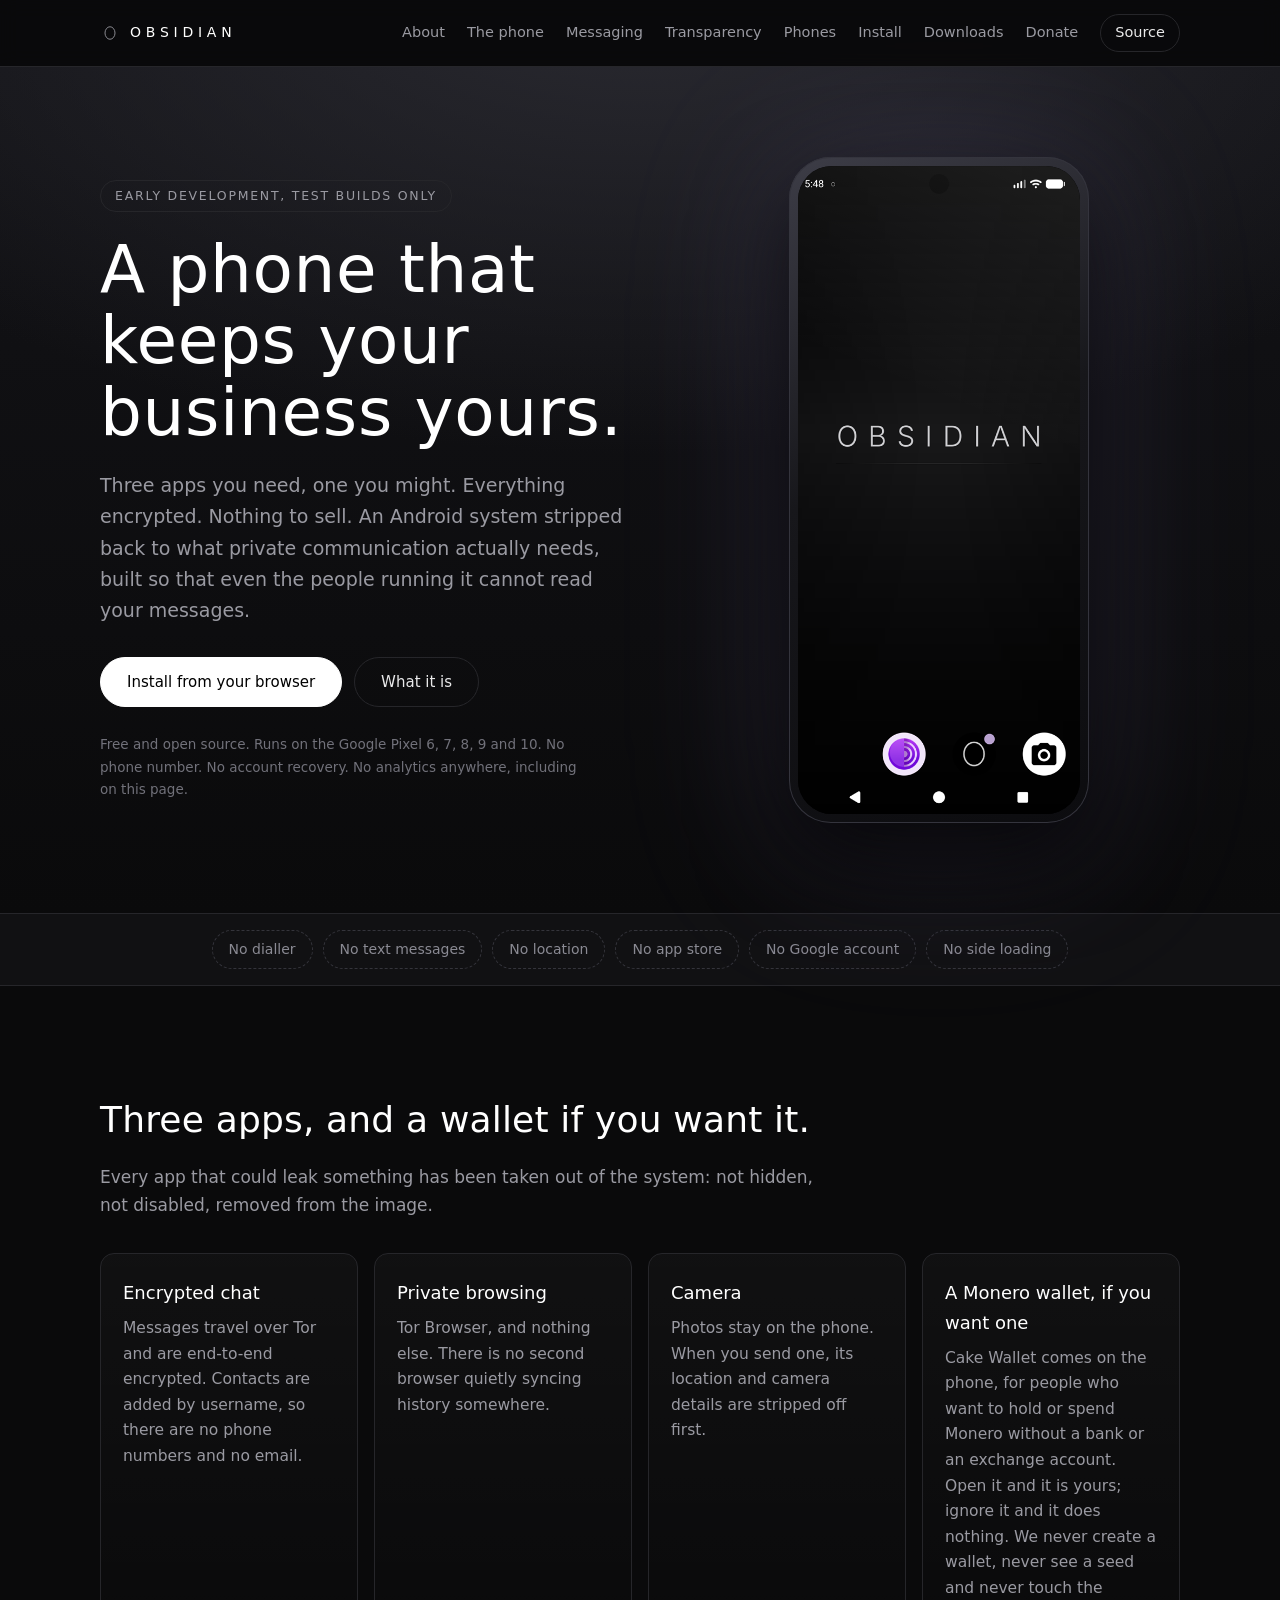
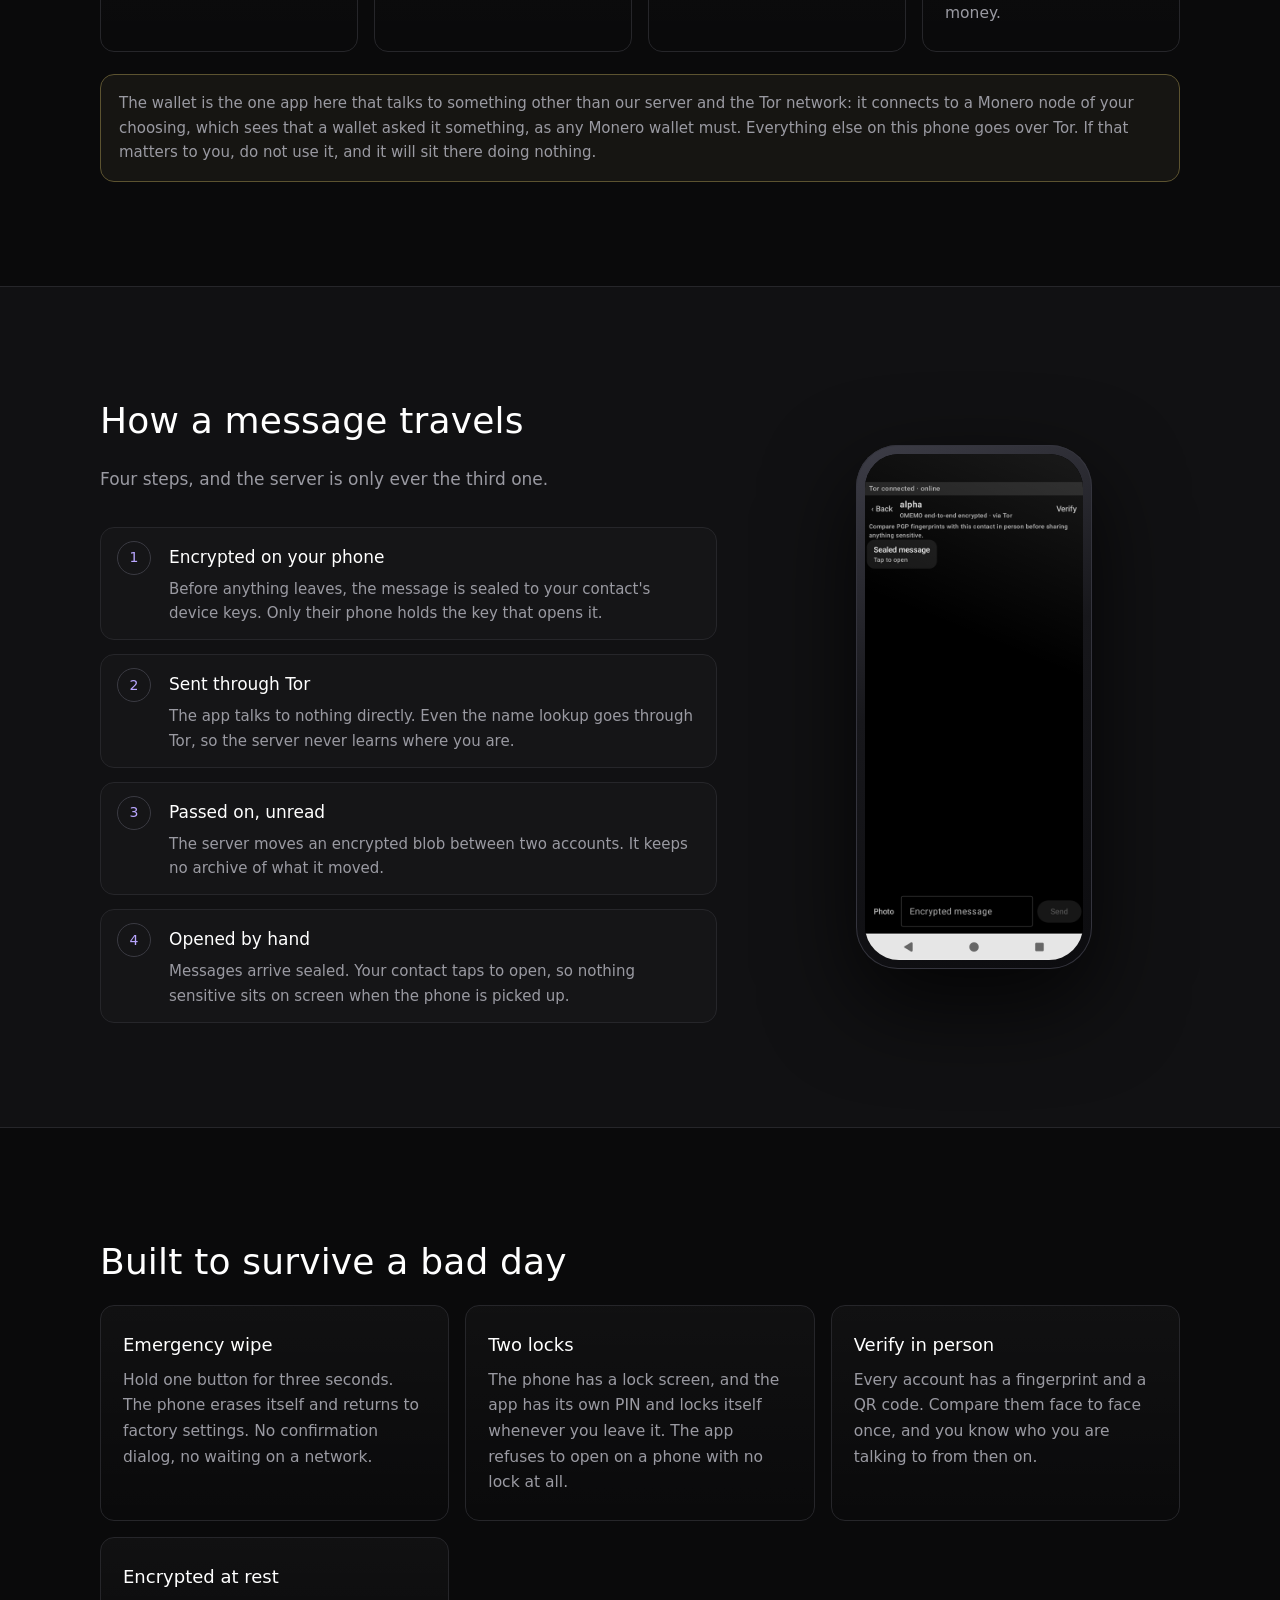
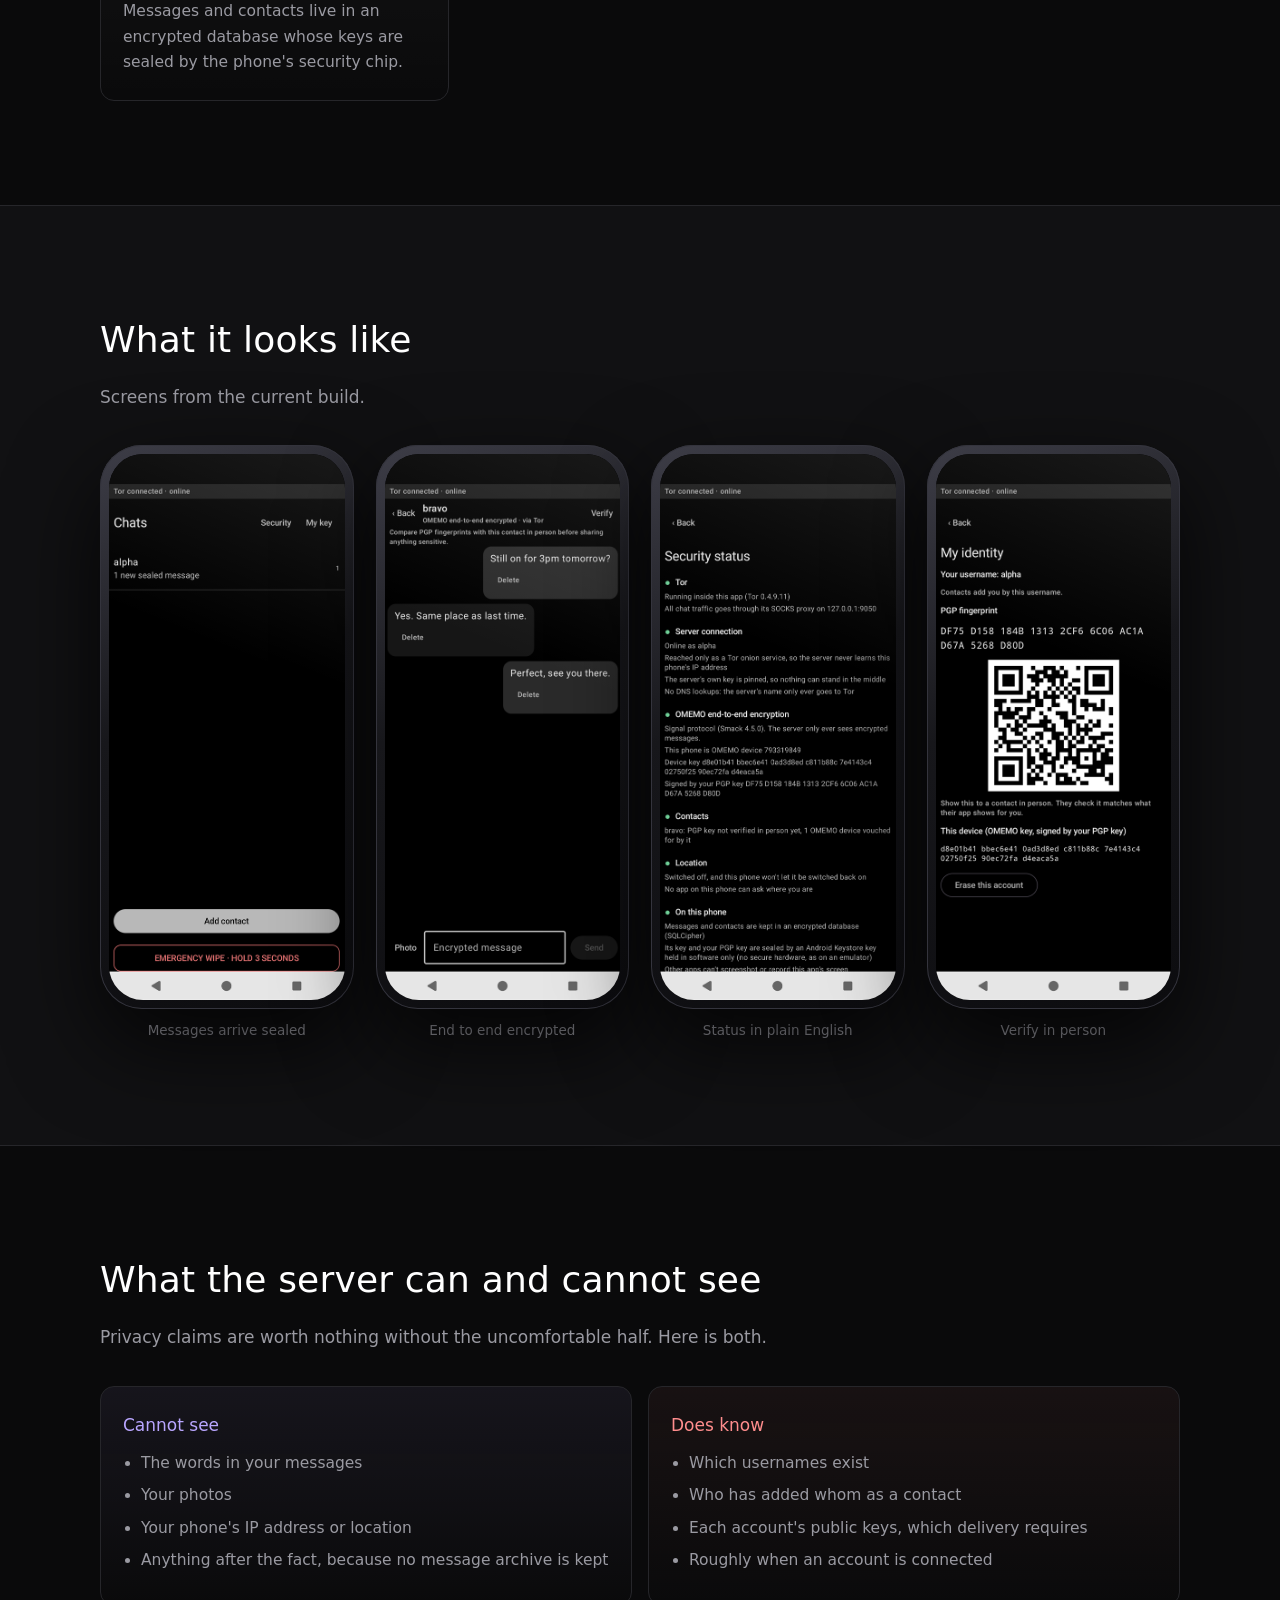
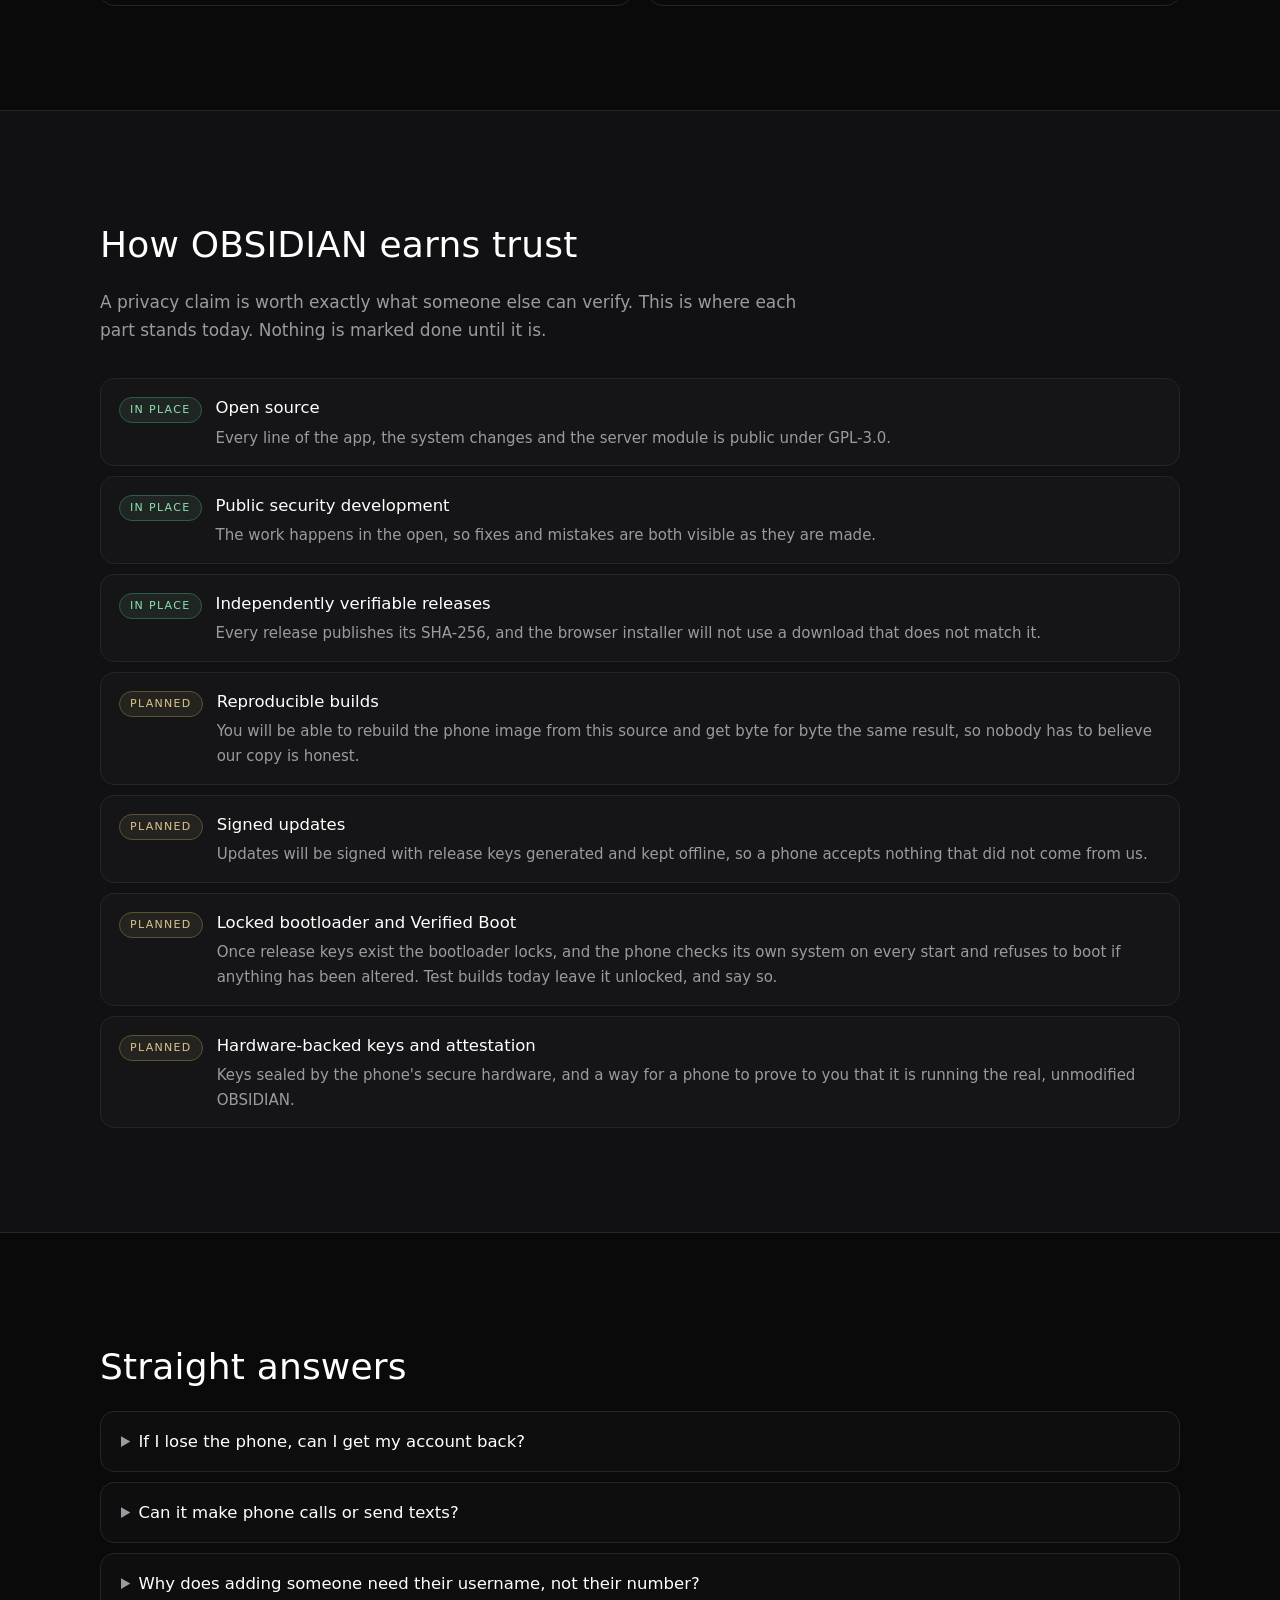
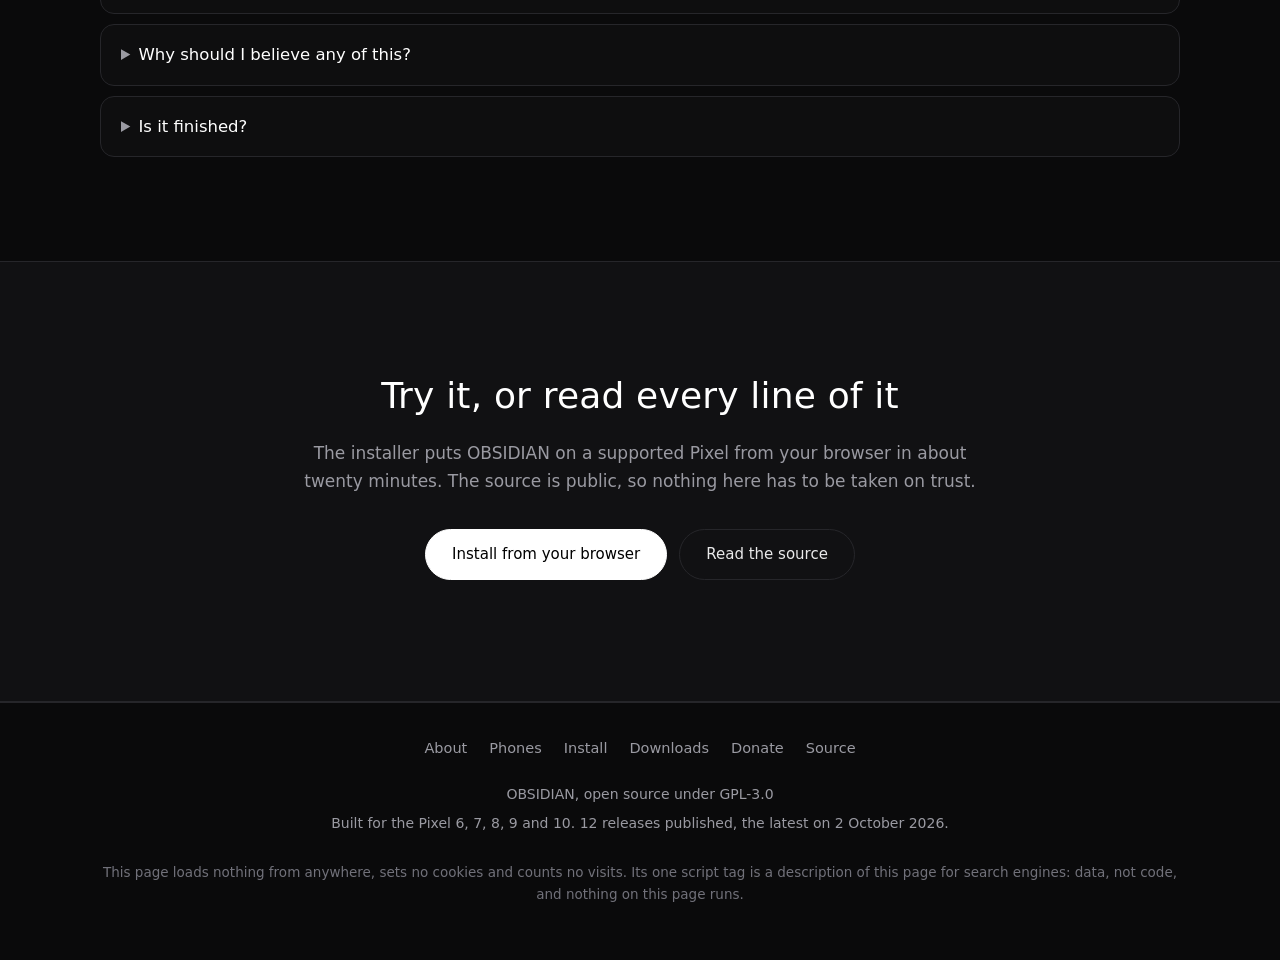
<file: docs/index.html>
<!DOCTYPE html>
<html lang="en">
<head>
<meta charset="utf-8">
<meta name="viewport" content="width=device-width, initial-scale=1">
<title>OBSIDIAN, a private Android for Google Pixel phones</title>
<meta name="description" content="A privacy-first Android phone: encrypted chat over Tor, private browsing, a camera and a Monero wallet. Free and open source, for Google Pixel phones.">
<link rel="canonical" href="https://obsidianos.org/">
<meta property="og:type" content="website">
<meta property="og:site_name" content="OBSIDIAN">
<meta property="og:url" content="https://obsidianos.org/">
<meta property="og:title" content="OBSIDIAN, a private Android for Google Pixel phones">
<meta property="og:description" content="A privacy-first Android phone: encrypted chat over Tor, private browsing, a camera and a Monero wallet. Free and open source, for Google Pixel phones.">
<meta property="og:image" content="https://obsidianos.org/share.png">
<meta property="og:image:width" content="1200">
<meta property="og:image:height" content="630">
<meta property="og:image:alt" content="The OBSIDIAN mark, a pale ellipse on black">
<meta name="twitter:card" content="summary_large_image">
<meta name="color-scheme" content="dark">
<link rel="stylesheet" href="style.css">
<link rel="icon" href="data:image/svg+xml,<svg xmlns='http://www.w3.org/2000/svg' viewBox='0 0 32 32'><rect width='32' height='32' fill='%23000'/><ellipse cx='16' cy='16' rx='8' ry='10' fill='none' stroke='%23d8d8d8' stroke-width='1.4'/></svg>">
<script type="application/ld+json">
{"@context":"https://schema.org","@graph":[
{"@type":"SoftwareApplication","name":"OBSIDIAN","applicationCategory":"OperatingSystem","operatingSystem":"Android","url":"https://obsidianos.org/","downloadUrl":"https://obsidianos.org/downloads.html","installUrl":"https://obsidianos.org/web-install.html","image":"https://obsidianos.org/share.png","codeRepository":"https://github.com/ObsidianOSx/ObsidianOS","license":"https://www.gnu.org/licenses/gpl-3.0.html","isAccessibleForFree":true,"offers":{"@type":"Offer","price":"0","priceCurrency":"USD"},"description":"A privacy-first Android for Google Pixel phones: encrypted chat over Tor, Tor Browser, a camera and an optional Monero wallet. No dialler, no SMS, no app store, location switched off at the system level, and an emergency wipe. Open source under GPL-3.0."},
{"@type":"FAQPage","mainEntity":[
{"@type":"Question","name":"If I lose the phone, can I get my account back?","acceptedAnswer":{"@type":"Answer","text":"No, and that is deliberate. Your keys and password exist only on your phone. If it is wiped or lost, that account ends and you register a new username, a different one, because the old name stays taken by an account nobody can sign in to any more. Nothing is held anywhere for an attacker, or us, to hand over."}},
{"@type":"Question","name":"Can it make phone calls or send texts?","acceptedAnswer":{"@type":"Answer","text":"No. The dialler and messaging apps are removed from the operating system. Calls and SMS travel through the mobile network, where they are logged and interceptable."}},
{"@type":"Question","name":"Why does adding someone need their username, not their number?","acceptedAnswer":{"@type":"Answer","text":"A phone number identifies you for life and links to everything else. A username on this phone links to nothing."}},
{"@type":"Question","name":"Why should I believe any of this?","acceptedAnswer":{"@type":"Answer","text":"Because you do not have to take our word for it. Every line of OBSIDIAN is open source under the GPL-3.0 licence, so any security researcher can check exactly how it works, including the section above on what the server does and does not see. Privacy you have to take on trust is not privacy."}},
{"@type":"Question","name":"Is it finished?","acceptedAnswer":{"@type":"Answer","text":"No. It is in early development. Current builds are test builds, which means they are signed with test keys and the phone's bootloader stays unlocked. They are for evaluation, not for protecting anyone yet."}}
]}]}
</script>
</head>
<body>

<a class="skip" href="#main">Skip to content</a>

<header class="top">
  <a class="brand" href="index.html" aria-label="OBSIDIAN home">
    <svg class="mark" viewBox="0 0 32 32" aria-hidden="true"><ellipse cx="16" cy="16" rx="8" ry="10" fill="none" stroke="currentColor" stroke-width="1.4"/></svg>
    <span>OBSIDIAN</span>
  </a>
  <nav aria-label="Primary">
    <a href="about.html">About</a>
    <a href="#phone">The phone</a>
    <a href="#messaging">Messaging</a>
    <a href="#transparency">Transparency</a>
    <a href="devices.html">Phones</a>
    <a href="install.html">Install</a>
    <a href="downloads.html">Downloads</a>
    <a href="donate.html">Donate</a>
    <a class="ghost" href="https://github.com/ObsidianOSx/ObsidianOS">Source</a>
  </nav>
</header>

<main id="main">

  <section class="hero split">
    <div class="hero-text">
      <p class="badge">Early development, test builds only</p>
      <h1>A phone that keeps your business yours.</h1>
      <p class="lede">
        Three apps you need, one you might. Everything encrypted. Nothing to sell. An Android system stripped back to what
        private communication actually needs, built so that even the people running it cannot read
        your messages.
      </p>
      <div class="cta">
        <a class="button" href="web-install.html">Install from your browser</a>
        <a class="button quiet" href="about.html">What it is</a>
      </div>
      <p class="fineprint">
        Free and open source. Runs on the Google Pixel 6, 7, 8, 9 and 10.
        No phone number. No account recovery. No analytics anywhere, including on this page.
      </p>
    </div>
    <div class="hero-device">
      <div class="device">
        <img src="screenshots/home.png" alt="The OBSIDIAN home screen, showing only Tor Browser, Obsidian Chat and Camera" width="540" height="1200">
      </div>
    </div>
  </section>

  <section class="strip" aria-label="What has been removed">
    <ul class="strike">
      <li>No dialler</li><li>No text messages</li><li>No location</li><li>No app store</li>
      <li>No Google account</li><li>No side loading</li>
    </ul>
  </section>

  <section id="phone" class="band">
    <h2>Three apps, and a wallet if you want it.</h2>
    <p class="section-lede">
      Every app that could leak something has been taken out of the system: not hidden, not disabled,
      removed from the image.
    </p>
    <div class="cards three">
      <article class="card">
        <h3>Encrypted chat</h3>
        <p>Messages travel over Tor and are end-to-end encrypted. Contacts are added by username, so there are no phone numbers and no email.</p>
      </article>
      <article class="card">
        <h3>Private browsing</h3>
        <p>Tor Browser, and nothing else. There is no second browser quietly syncing history somewhere.</p>
      </article>
      <article class="card">
        <h3>Camera</h3>
        <p>Photos stay on the phone. When you send one, its location and camera details are stripped off first.</p>
      </article>
      <article class="card">
        <h3>A Monero wallet, if you want one</h3>
        <p>Cake Wallet comes on the phone, for people who want to hold or spend Monero without a bank or an exchange account. Open it and it is yours; ignore it and it does nothing. We never create a wallet, never see a seed and never touch the money.</p>
      </article>
    </div>
    <p class="note">
      The wallet is the one app here that talks to something other than our server and the Tor
      network: it connects to a Monero node of your choosing, which sees that a wallet asked it
      something, as any Monero wallet must. Everything else on this phone goes over Tor. If that
      matters to you, do not use it, and it will sit there doing nothing.
    </p>
  </section>

  <section id="messaging" class="band alt">
    <div class="pair">
      <div class="pair-text">
        <h2>How a message travels</h2>
        <p class="section-lede">
          Four steps, and the server is only ever the third one.
        </p>
        <ol class="steps tight">
          <li><span>1</span><div><h3>Encrypted on your phone</h3><p>Before anything leaves, the message is sealed to your contact's device keys. Only their phone holds the key that opens it.</p></div></li>
          <li><span>2</span><div><h3>Sent through Tor</h3><p>The app talks to nothing directly. Even the name lookup goes through Tor, so the server never learns where you are.</p></div></li>
          <li><span>3</span><div><h3>Passed on, unread</h3><p>The server moves an encrypted blob between two accounts. It keeps no archive of what it moved.</p></div></li>
          <li><span>4</span><div><h3>Opened by hand</h3><p>Messages arrive sealed. Your contact taps to open, so nothing sensitive sits on screen when the phone is picked up.</p></div></li>
        </ol>
      </div>
      <div class="pair-device">
        <div class="device small">
          <img src="screenshots/sealed-message.png" alt="A sealed message waiting to be opened" loading="lazy" width="540" height="1200">
        </div>
      </div>
    </div>
  </section>

  <section class="band">
    <h2>Built to survive a bad day</h2>
    <div class="cards two">
      <article class="card">
        <h3>Emergency wipe</h3>
        <p>Hold one button for three seconds. The phone erases itself and returns to factory settings. No confirmation dialog, no waiting on a network.</p>
      </article>
      <article class="card">
        <h3>Two locks</h3>
        <p>The phone has a lock screen, and the app has its own PIN and locks itself whenever you leave it. The app refuses to open on a phone with no lock at all.</p>
      </article>
      <article class="card">
        <h3>Verify in person</h3>
        <p>Every account has a fingerprint and a QR code. Compare them face to face once, and you know who you are talking to from then on.</p>
      </article>
      <article class="card">
        <h3>Encrypted at rest</h3>
        <p>Messages and contacts live in an encrypted database whose keys are sealed by the phone's security chip.</p>
      </article>
    </div>
  </section>

  <section id="screens" class="band alt">
    <h2>What it looks like</h2>
    <p class="section-lede">Screens from the current build.</p>
    <div class="shots">
      <figure><div class="device"><img src="screenshots/chats.png" alt="Chat list showing one new sealed message" loading="lazy" width="540" height="1200"></div><figcaption>Messages arrive sealed</figcaption></figure>
      <figure><div class="device"><img src="screenshots/conversation.png" alt="A conversation encrypted end to end over Tor" loading="lazy" width="540" height="1200"></div><figcaption>End to end encrypted</figcaption></figure>
      <figure><div class="device"><img src="screenshots/security.png" alt="Security status screen listing Tor, encryption, contacts, location and storage" loading="lazy" width="540" height="1200"></div><figcaption>Status in plain English</figcaption></figure>
      <figure><div class="device"><img src="screenshots/identity.png" alt="Identity screen with a PGP fingerprint and QR code" loading="lazy" width="540" height="1200"></div><figcaption>Verify in person</figcaption></figure>
    </div>
  </section>

  <section id="server" class="band">
    <h2>What the server can and cannot see</h2>
    <p class="section-lede">Privacy claims are worth nothing without the uncomfortable half. Here is both.</p>
    <div class="ledger">
      <div class="cannot">
        <h3>Cannot see</h3>
        <ul>
          <li>The words in your messages</li>
          <li>Your photos</li>
          <li>Your phone's IP address or location</li>
          <li>Anything after the fact, because no message archive is kept</li>
        </ul>
      </div>
      <div class="can">
        <h3>Does know</h3>
        <ul>
          <li>Which usernames exist</li>
          <li>Who has added whom as a contact</li>
          <li>Each account's public keys, which delivery requires</li>
          <li>Roughly when an account is connected</li>
        </ul>
      </div>
    </div>
  </section>

  <section id="transparency" class="band alt">
    <h2>How OBSIDIAN earns trust</h2>
    <p class="section-lede">
      A privacy claim is worth exactly what someone else can verify. This is where each part stands
      today. Nothing is marked done until it is.
    </p>
    <ul class="checklist">
      <li><span class="chip now">In place</span><div><h3>Open source</h3><p>Every line of the app, the system changes and the server module is public under GPL-3.0.</p></div></li>
      <li><span class="chip now">In place</span><div><h3>Public security development</h3><p>The work happens in the open, so fixes and mistakes are both visible as they are made.</p></div></li>
      <li><span class="chip now">In place</span><div><h3>Independently verifiable releases</h3><p>Every release publishes its SHA-256, and the browser installer will not use a download that does not match it.</p></div></li>
      <li><span class="chip next">Planned</span><div><h3>Reproducible builds</h3><p>You will be able to rebuild the phone image from this source and get byte for byte the same result, so nobody has to believe our copy is honest.</p></div></li>
      <li><span class="chip next">Planned</span><div><h3>Signed updates</h3><p>Updates will be signed with release keys generated and kept offline, so a phone accepts nothing that did not come from us.</p></div></li>
      <li><span class="chip next">Planned</span><div><h3>Locked bootloader and Verified Boot</h3><p>Once release keys exist the bootloader locks, and the phone checks its own system on every start and refuses to boot if anything has been altered. Test builds today leave it unlocked, and say so.</p></div></li>
      <li><span class="chip next">Planned</span><div><h3>Hardware-backed keys and attestation</h3><p>Keys sealed by the phone's secure hardware, and a way for a phone to prove to you that it is running the real, unmodified OBSIDIAN.</p></div></li>
    </ul>
  </section>

  <section id="questions" class="band">
    <h2>Straight answers</h2>
    <div class="qa">
      <details>
        <summary>If I lose the phone, can I get my account back?</summary>
        <p>No, and that is deliberate. Your keys and password exist only on your phone. If it is wiped or lost, that account ends and you register a new username, a different one, because the old name stays taken by an account nobody can sign in to any more. Nothing is held anywhere for an attacker, or us, to hand over.</p>
      </details>
      <details>
        <summary>Can it make phone calls or send texts?</summary>
        <p>No. The dialler and messaging apps are removed from the operating system. Calls and SMS travel through the mobile network, where they are logged and interceptable.</p>
      </details>
      <details>
        <summary>Why does adding someone need their username, not their number?</summary>
        <p>A phone number identifies you for life and links to everything else. A username on this phone links to nothing.</p>
      </details>
      <details>
        <summary>Why should I believe any of this?</summary>
        <p>Because you do not have to take our word for it. Every line of OBSIDIAN is open source under the GPL-3.0 licence, so any security researcher can check exactly how it works, including the section above on what the server does and does not see. Privacy you have to take on trust is not privacy.</p>
      </details>
      <details>
        <summary>Is it finished?</summary>
        <p>No. It is in early development. Current builds are test builds, which means they are signed with test keys and the phone's bootloader stays unlocked. They are for evaluation, not for protecting anyone yet.</p>
      </details>
    </div>
  </section>

  <section class="band alt closing">
    <h2>Try it, or read every line of it</h2>
    <p class="section-lede">
      The installer puts OBSIDIAN on a supported Pixel from your browser in about twenty minutes. The
      source is public, so nothing here has to be taken on trust.
    </p>
    <p class="cta">
      <a class="button" href="web-install.html">Install from your browser</a>
      <a class="button quiet" href="https://github.com/ObsidianOSx/ObsidianOS">Read the source</a>
    </p>
  </section>

</main>

<footer>
  <nav class="footnav" aria-label="Footer">
    <a href="about.html">About</a>
    <a href="devices.html">Phones</a>
    <a href="install.html">Install</a>
    <a href="downloads.html">Downloads</a>
    <a href="donate.html">Donate</a>
    <a href="https://github.com/ObsidianOSx/ObsidianOS">Source</a>
  </nav>
  <p>OBSIDIAN, open source under GPL-3.0</p>
  <!-- facts --><p class="facts">Built for the Pixel 6, 7, 8, 9 and 10. 12 releases published, the latest on 2 October 2026.</p><!-- /facts -->
  <p class="fineprint">This page loads nothing from anywhere, sets no cookies and counts no visits. Its one script tag is a description of this page for search engines: data, not code, and nothing on this page runs.</p>
</footer>

</body>
</html>
</file>
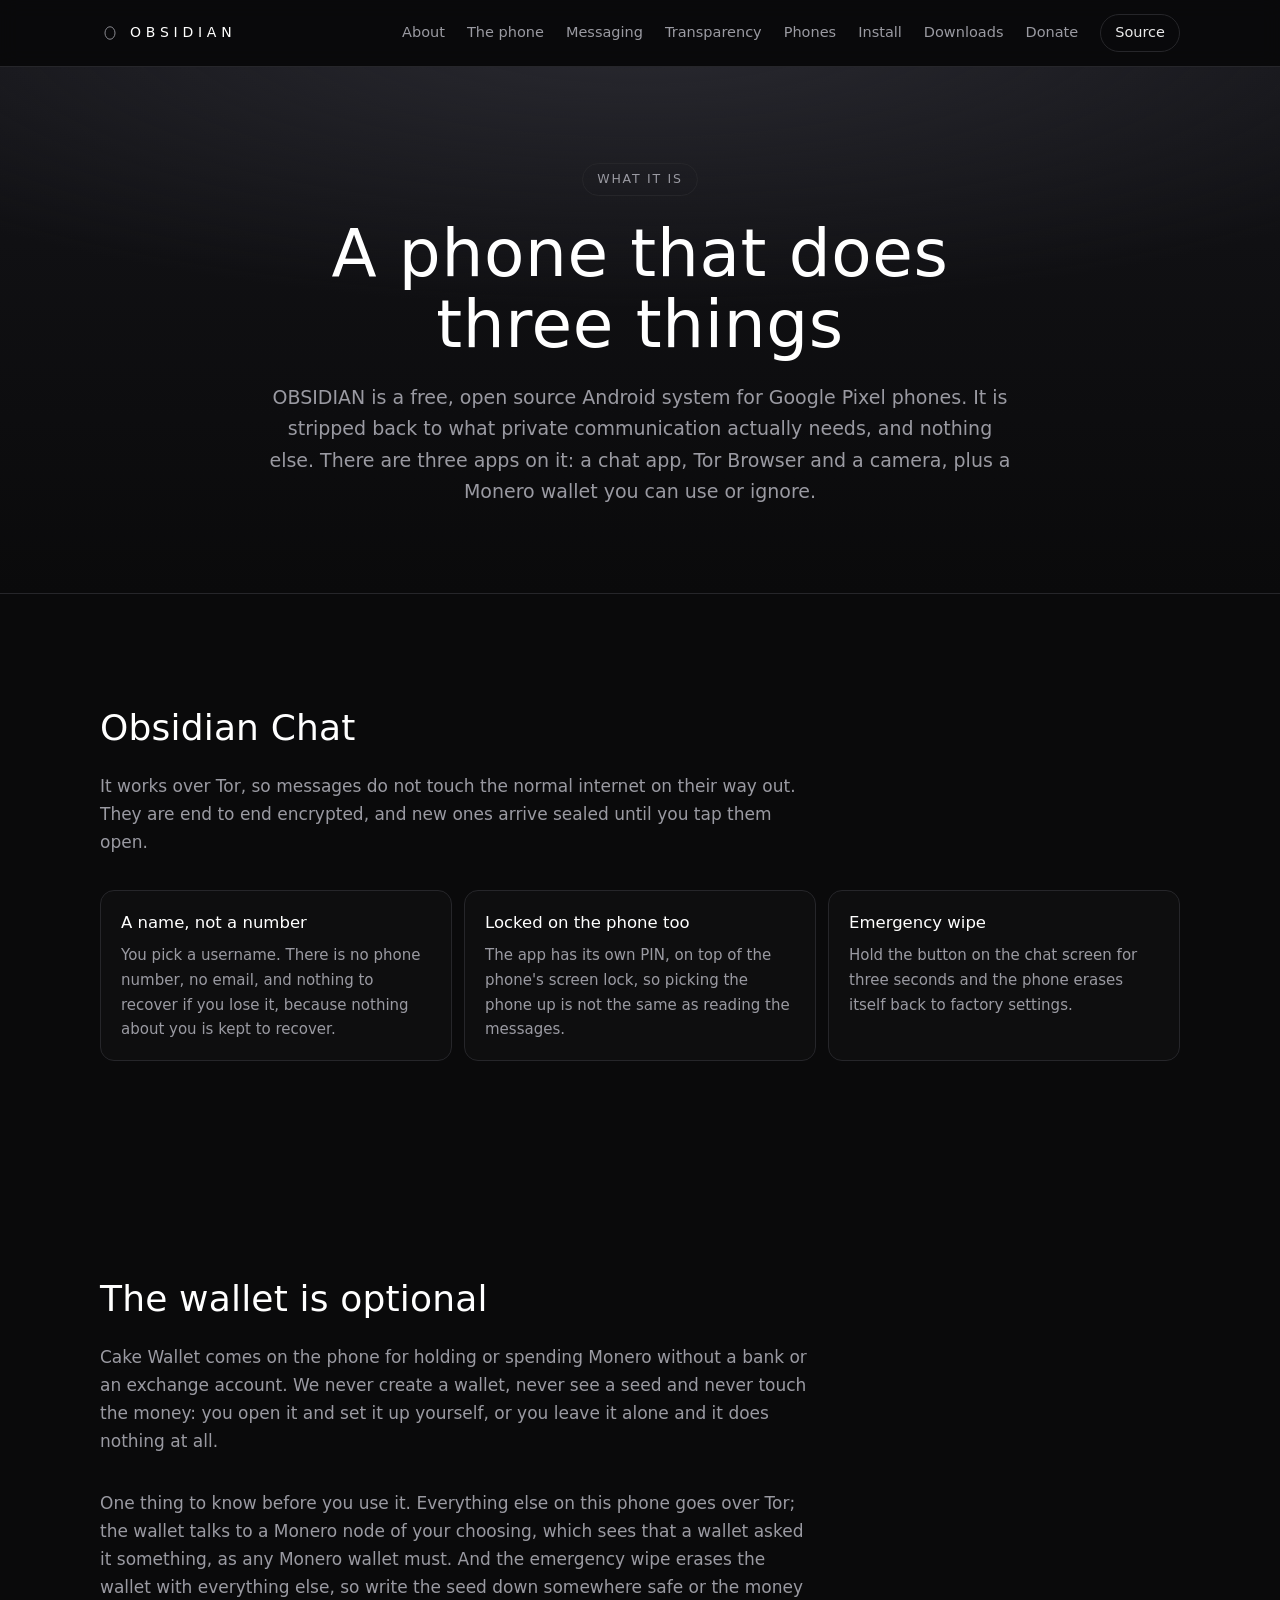
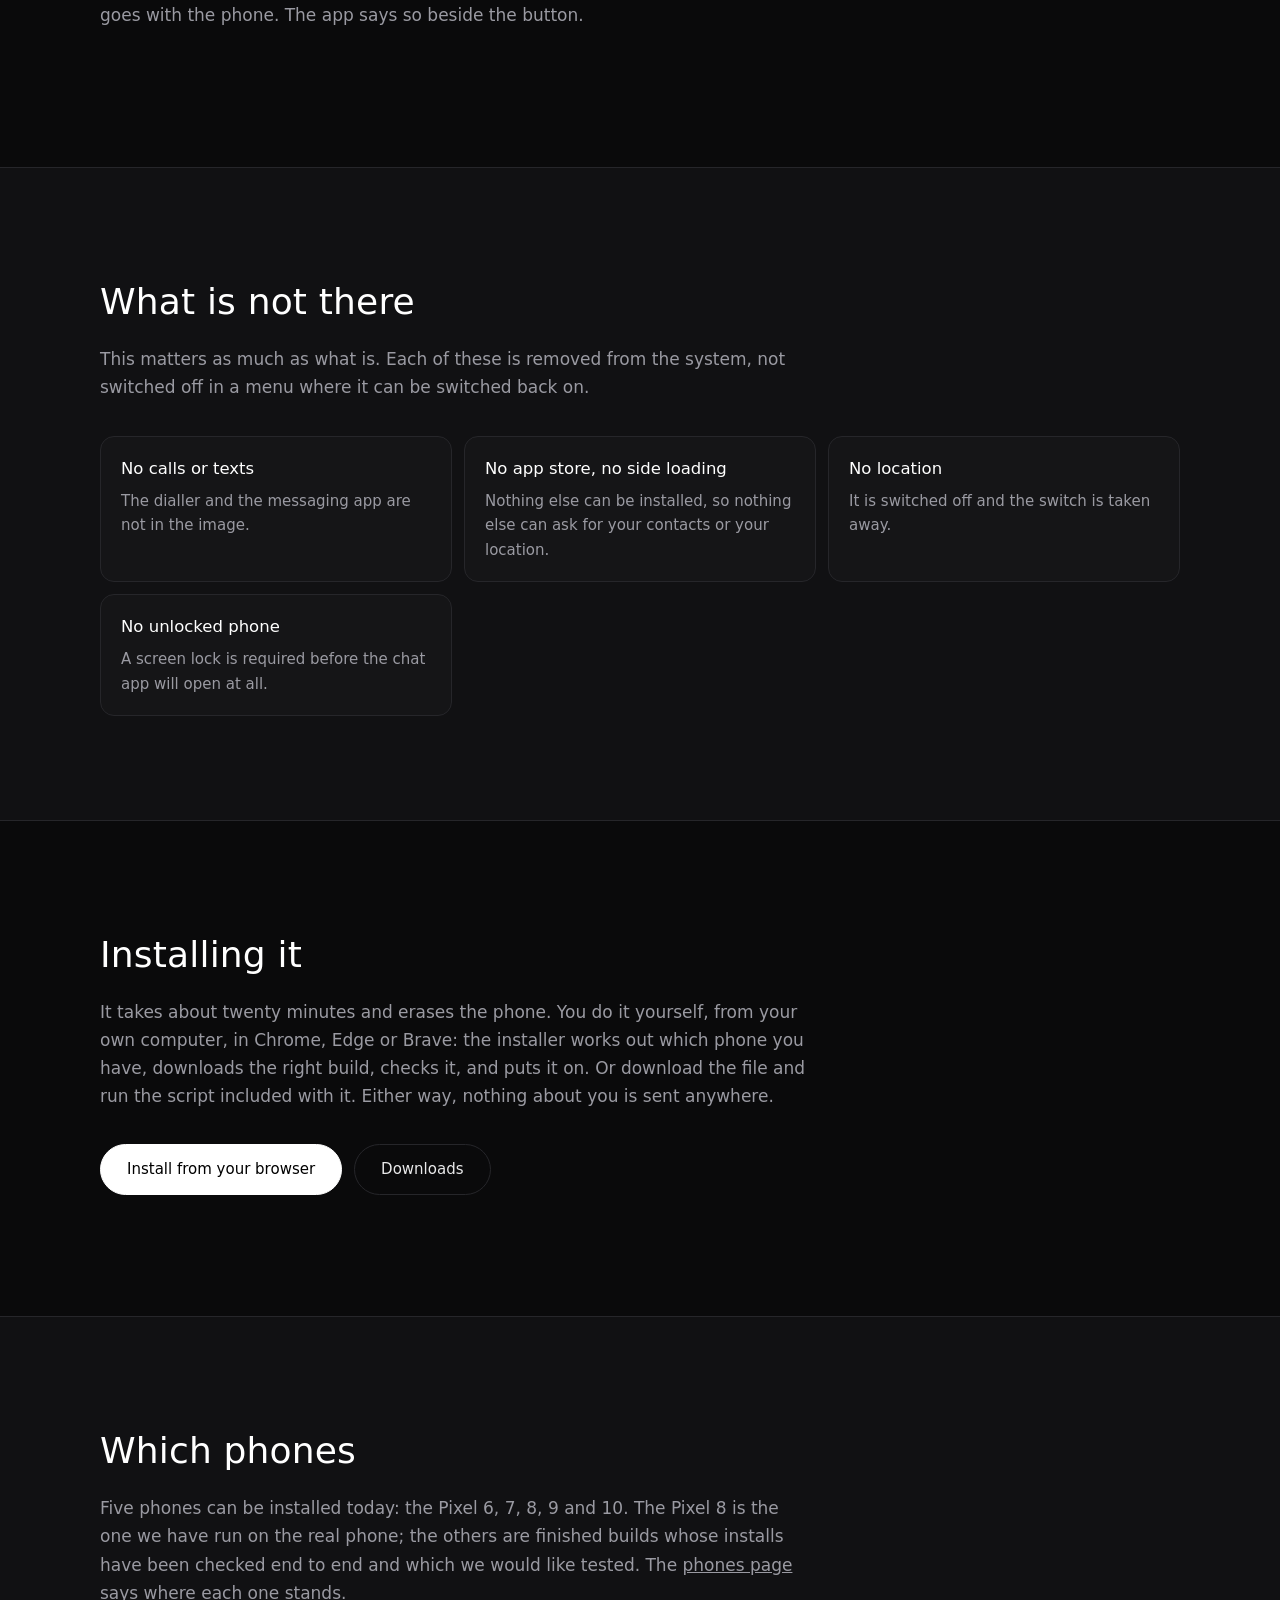
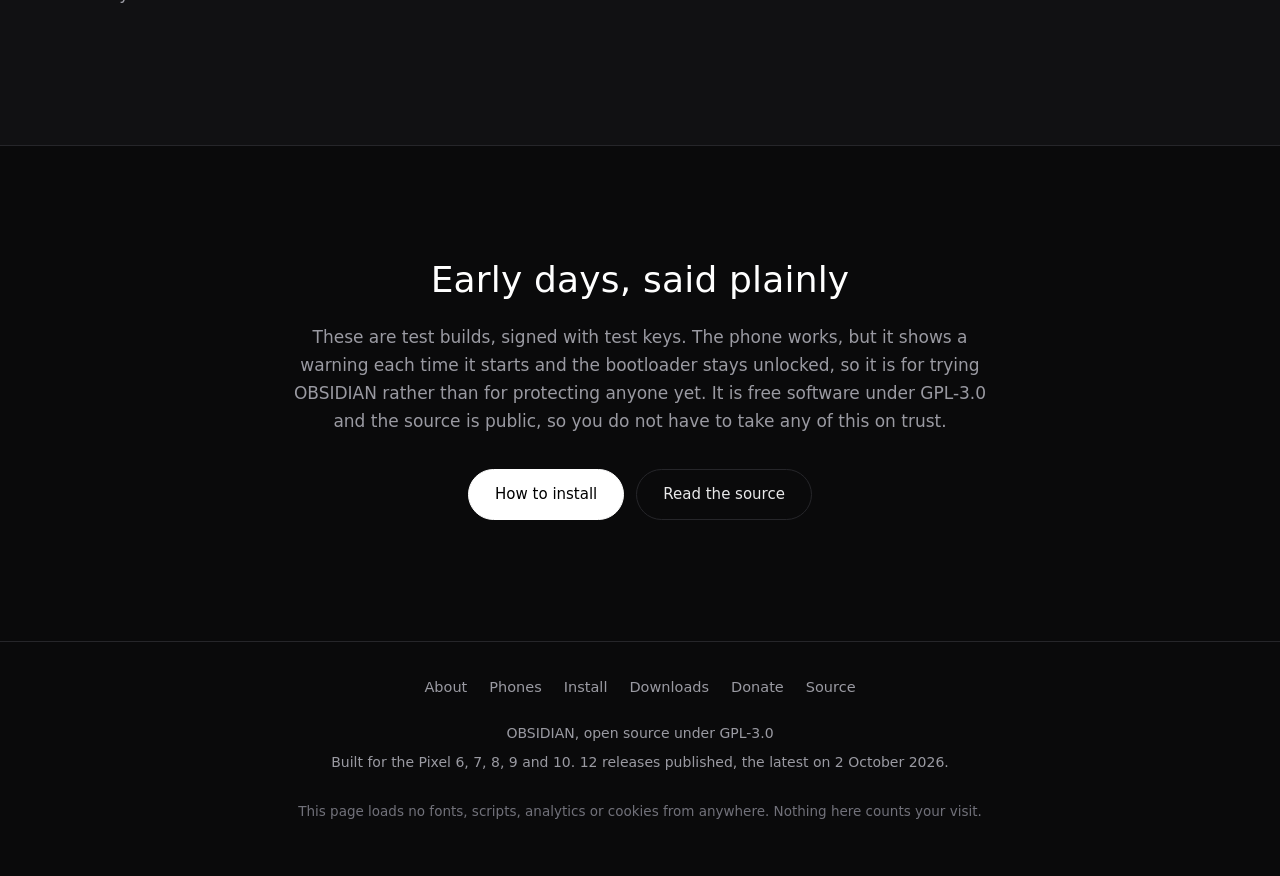
<file: docs/about.html>
<!DOCTYPE html>
<html lang="en">
<head>
<meta charset="utf-8">
<meta name="viewport" content="width=device-width, initial-scale=1">
<title>What OBSIDIAN is</title>
<meta name="description" content="A short brief on OBSIDIAN: a free, open source Android system for Google Pixels with encrypted chat over Tor, private browsing, a camera and an optional Monero wallet.">
<link rel="canonical" href="https://obsidianos.org/about.html">
<meta property="og:type" content="website">
<meta property="og:site_name" content="OBSIDIAN">
<meta property="og:url" content="https://obsidianos.org/about.html">
<meta property="og:title" content="What OBSIDIAN is">
<meta property="og:description" content="A short brief on OBSIDIAN: a free, open source Android system for Google Pixels with encrypted chat over Tor, private browsing, a camera and an optional Monero wallet.">
<meta property="og:image" content="https://obsidianos.org/share.png">
<meta property="og:image:width" content="1200">
<meta property="og:image:height" content="630">
<meta property="og:image:alt" content="The OBSIDIAN mark, a pale ellipse on black">
<meta name="twitter:card" content="summary_large_image">
<meta name="color-scheme" content="dark">
<link rel="stylesheet" href="style.css">
<link rel="icon" href="data:image/svg+xml,<svg xmlns='http://www.w3.org/2000/svg' viewBox='0 0 32 32'><rect width='32' height='32' fill='%23000'/><ellipse cx='16' cy='16' rx='8' ry='10' fill='none' stroke='%23d8d8d8' stroke-width='1.4'/></svg>">
</head>
<body>

<a class="skip" href="#main">Skip to content</a>

<header class="top">
  <a class="brand" href="index.html" aria-label="OBSIDIAN home">
    <svg class="mark" viewBox="0 0 32 32" aria-hidden="true"><ellipse cx="16" cy="16" rx="8" ry="10" fill="none" stroke="currentColor" stroke-width="1.4"/></svg>
    <span>OBSIDIAN</span>
  </a>
  <nav aria-label="Primary">
    <a href="about.html" aria-current="page">About</a>
    <a href="index.html#phone">The phone</a>
    <a href="index.html#messaging">Messaging</a>
    <a href="index.html#transparency">Transparency</a>
    <a href="devices.html">Phones</a>
    <a href="install.html">Install</a>
    <a href="downloads.html">Downloads</a>
    <a href="donate.html">Donate</a>
    <a class="ghost" href="https://github.com/ObsidianOSx/ObsidianOS">Source</a>
  </nav>
</header>

<main id="main">

  <section class="hero compact">
    <p class="badge">What it is</p>
    <h1>A phone that does<br>three things</h1>
    <p class="lede">
      OBSIDIAN is a free, open source Android system for Google Pixel phones. It is stripped back to
      what private communication actually needs, and nothing else. There are three apps on it: a chat
      app, Tor Browser and a camera, plus a Monero wallet you can use or ignore.
    </p>
  </section>

  <section class="band">
    <h2>Obsidian Chat</h2>
    <p class="section-lede">
      It works over Tor, so messages do not touch the normal internet on their way out. They are end to
      end encrypted, and new ones arrive sealed until you tap them open.
    </p>
    <div class="matrix">
      <div class="item">
        <h3>A name, not a number</h3>
        <p>You pick a username. There is no phone number, no email, and nothing to recover if you lose
        it, because nothing about you is kept to recover.</p>
      </div>
      <div class="item">
        <h3>Locked on the phone too</h3>
        <p>The app has its own PIN, on top of the phone's screen lock, so picking the phone up is not
        the same as reading the messages.</p>
      </div>
      <div class="item">
        <h3>Emergency wipe</h3>
        <p>Hold the button on the chat screen for three seconds and the phone erases itself back to
        factory settings.</p>
      </div>
    </div>
  </section>

  <section class="band">
    <h2>The wallet is optional</h2>
    <p class="section-lede">
      Cake Wallet comes on the phone for holding or spending Monero without a bank or an exchange
      account. We never create a wallet, never see a seed and never touch the money: you open it and
      set it up yourself, or you leave it alone and it does nothing at all.
    </p>
    <p class="section-lede">
      One thing to know before you use it. Everything else on this phone goes over Tor; the wallet
      talks to a Monero node of your choosing, which sees that a wallet asked it something, as any
      Monero wallet must. And the emergency wipe erases the wallet with everything else, so write the
      seed down somewhere safe or the money goes with the phone. The app says so beside the button.
    </p>
  </section>

  <section class="band alt">
    <h2>What is not there</h2>
    <p class="section-lede">
      This matters as much as what is. Each of these is removed from the system, not switched off in a
      menu where it can be switched back on.
    </p>
    <div class="matrix">
      <div class="item">
        <h3>No calls or texts</h3>
        <p>The dialler and the messaging app are not in the image.</p>
      </div>
      <div class="item">
        <h3>No app store, no side loading</h3>
        <p>Nothing else can be installed, so nothing else can ask for your contacts or your location.</p>
      </div>
      <div class="item">
        <h3>No location</h3>
        <p>It is switched off and the switch is taken away.</p>
      </div>
      <div class="item">
        <h3>No unlocked phone</h3>
        <p>A screen lock is required before the chat app will open at all.</p>
      </div>
    </div>
  </section>

  <section class="band">
    <h2>Installing it</h2>
    <p class="section-lede">
      It takes about twenty minutes and erases the phone. You do it yourself, from your own computer,
      in Chrome, Edge or Brave: the installer works out which phone you have, downloads the right
      build, checks it, and puts it on. Or download the file and run the script included with it.
      Either way, nothing about you is sent anywhere.
    </p>
    <p class="cta">
      <a class="button" href="web-install.html">Install from your browser</a>
      <a class="button quiet" href="downloads.html">Downloads</a>
    </p>
  </section>

  <section class="band alt">
    <h2>Which phones</h2>
      <p class="section-lede">
        Five phones can be installed today: the Pixel 6, 7, 8, 9 and 10.
        The Pixel 8 is the one we have run on the real phone; the others are finished builds whose
        installs have been checked end to end and which we would like tested. The
        <a href="devices.html">phones page</a> says where each one stands.
    </p>
  </section>

  <section class="band closing">
    <h2>Early days, said plainly</h2>
    <p class="section-lede">
      These are test builds, signed with test keys. The phone works, but it shows a warning each time
      it starts and the bootloader stays unlocked, so it is for trying OBSIDIAN rather than for
      protecting anyone yet. It is free software under GPL-3.0 and the source is public, so you do not
      have to take any of this on trust.
    </p>
    <p class="cta">
      <a class="button" href="install.html">How to install</a>
      <a class="button quiet" href="https://github.com/ObsidianOSx/ObsidianOS">Read the source</a>
    </p>
  </section>

</main>

<footer>
  <nav class="footnav" aria-label="Footer">
    <a href="about.html">About</a>
    <a href="devices.html">Phones</a>
    <a href="install.html">Install</a>
    <a href="downloads.html">Downloads</a>
    <a href="donate.html">Donate</a>
    <a href="https://github.com/ObsidianOSx/ObsidianOS">Source</a>
  </nav>
  <p>OBSIDIAN, open source under GPL-3.0</p>
  <!-- facts --><p class="facts">Built for the Pixel 6, 7, 8, 9 and 10. 12 releases published, the latest on 2 October 2026.</p><!-- /facts -->
  <p class="fineprint">This page loads no fonts, scripts, analytics or cookies from anywhere. Nothing here counts your visit.</p>
</footer>

</body>
</html>
</file>
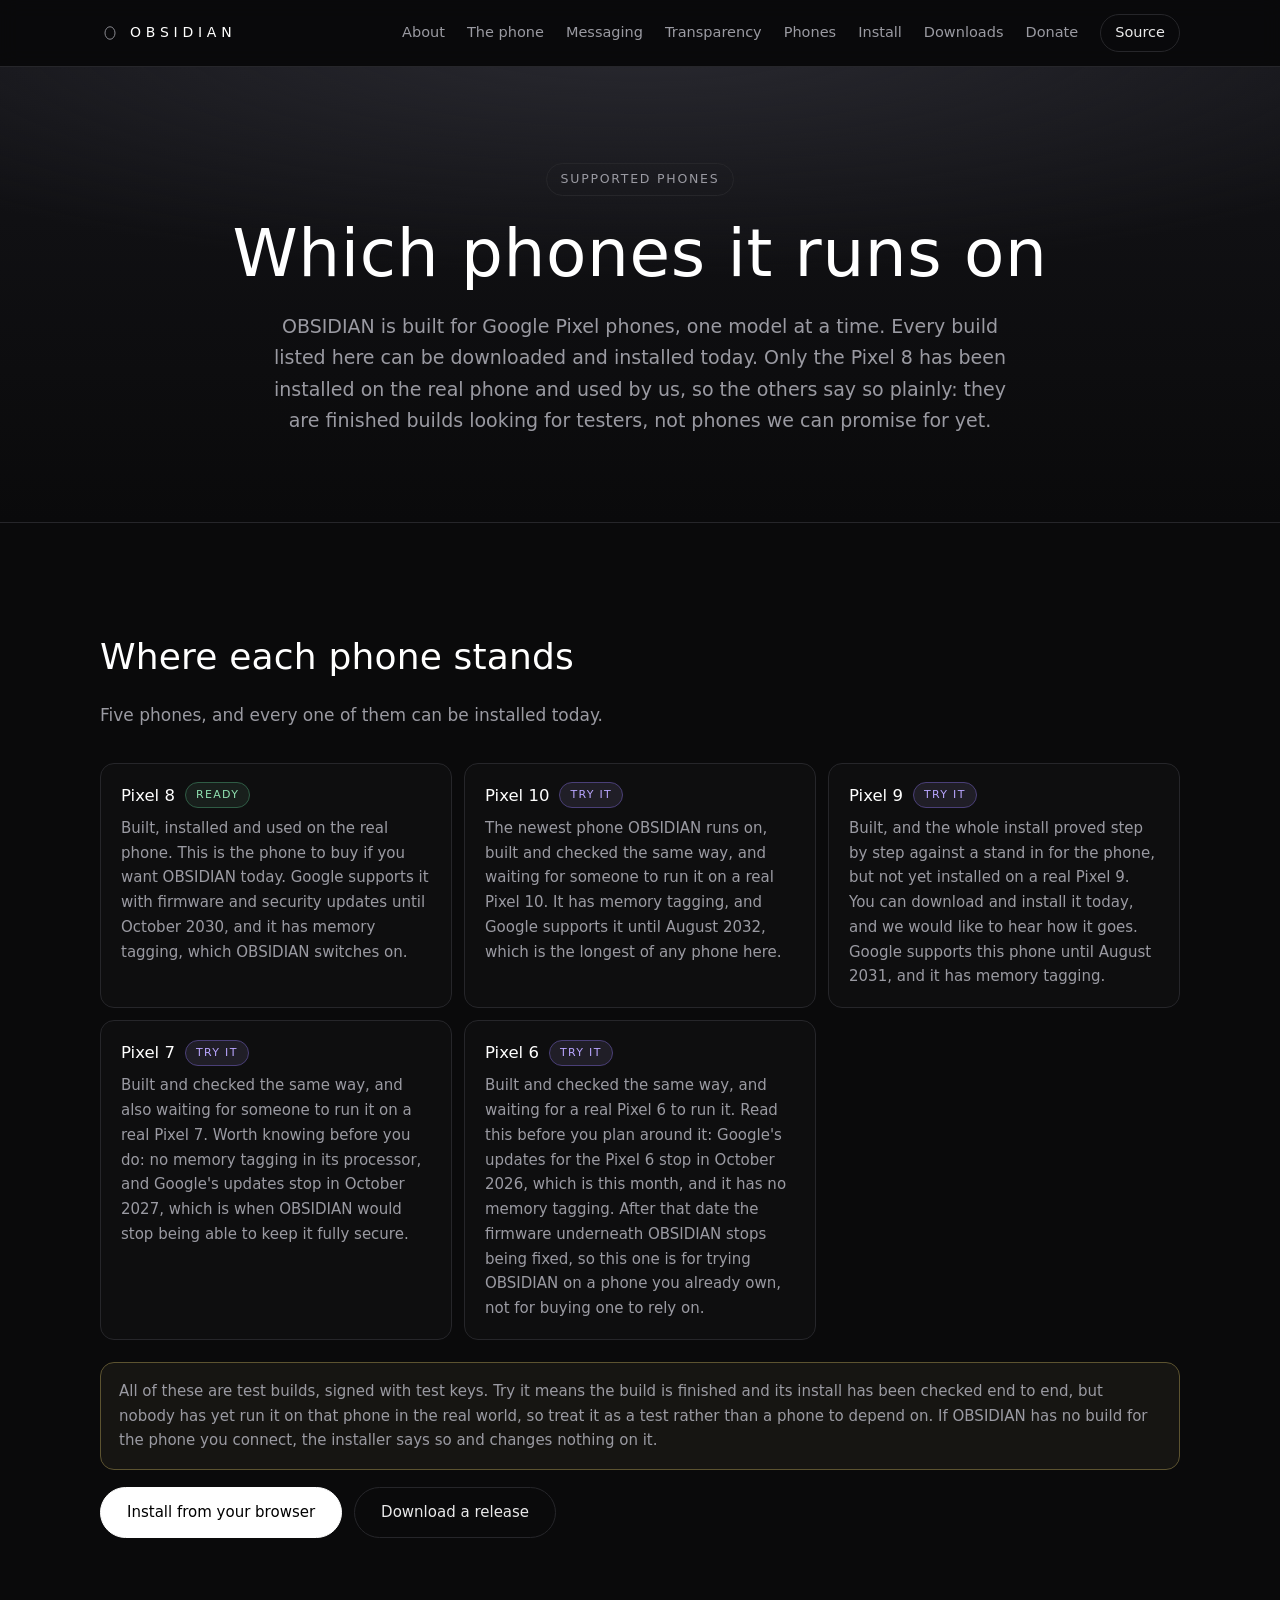
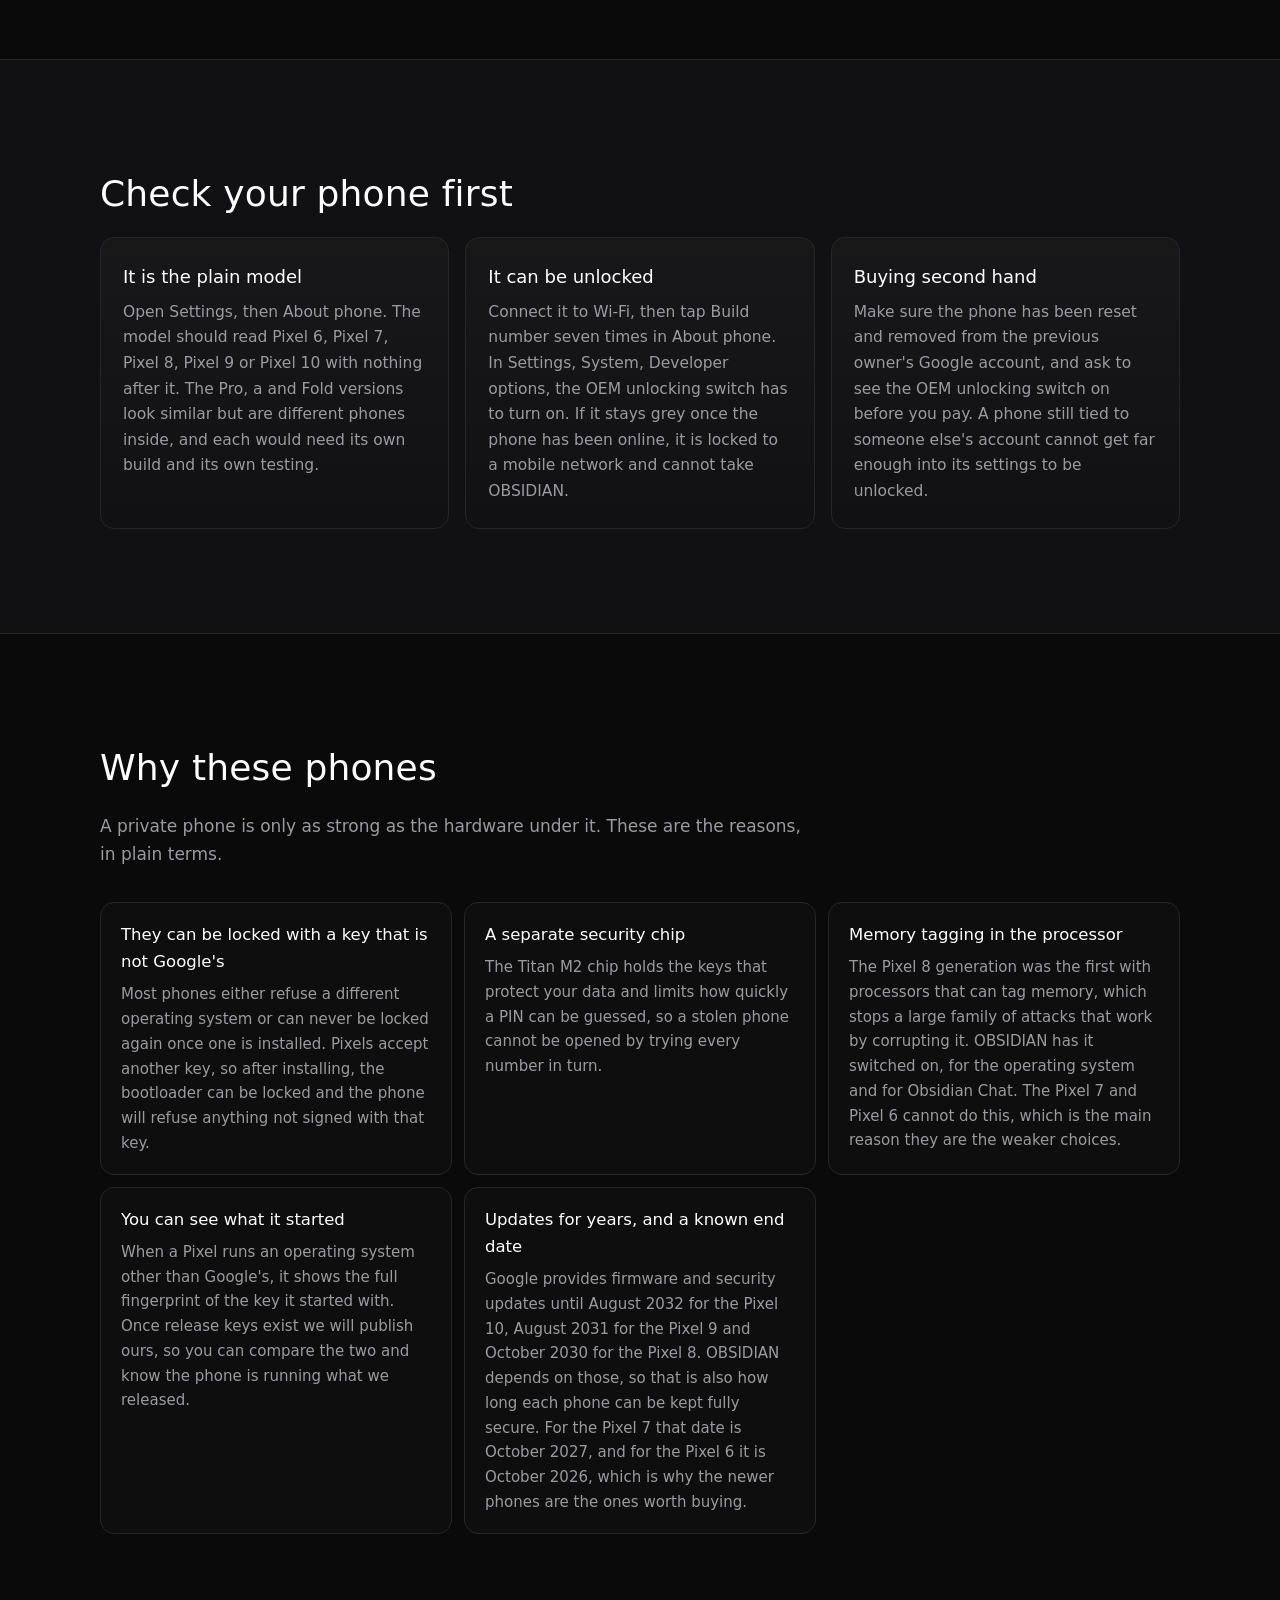
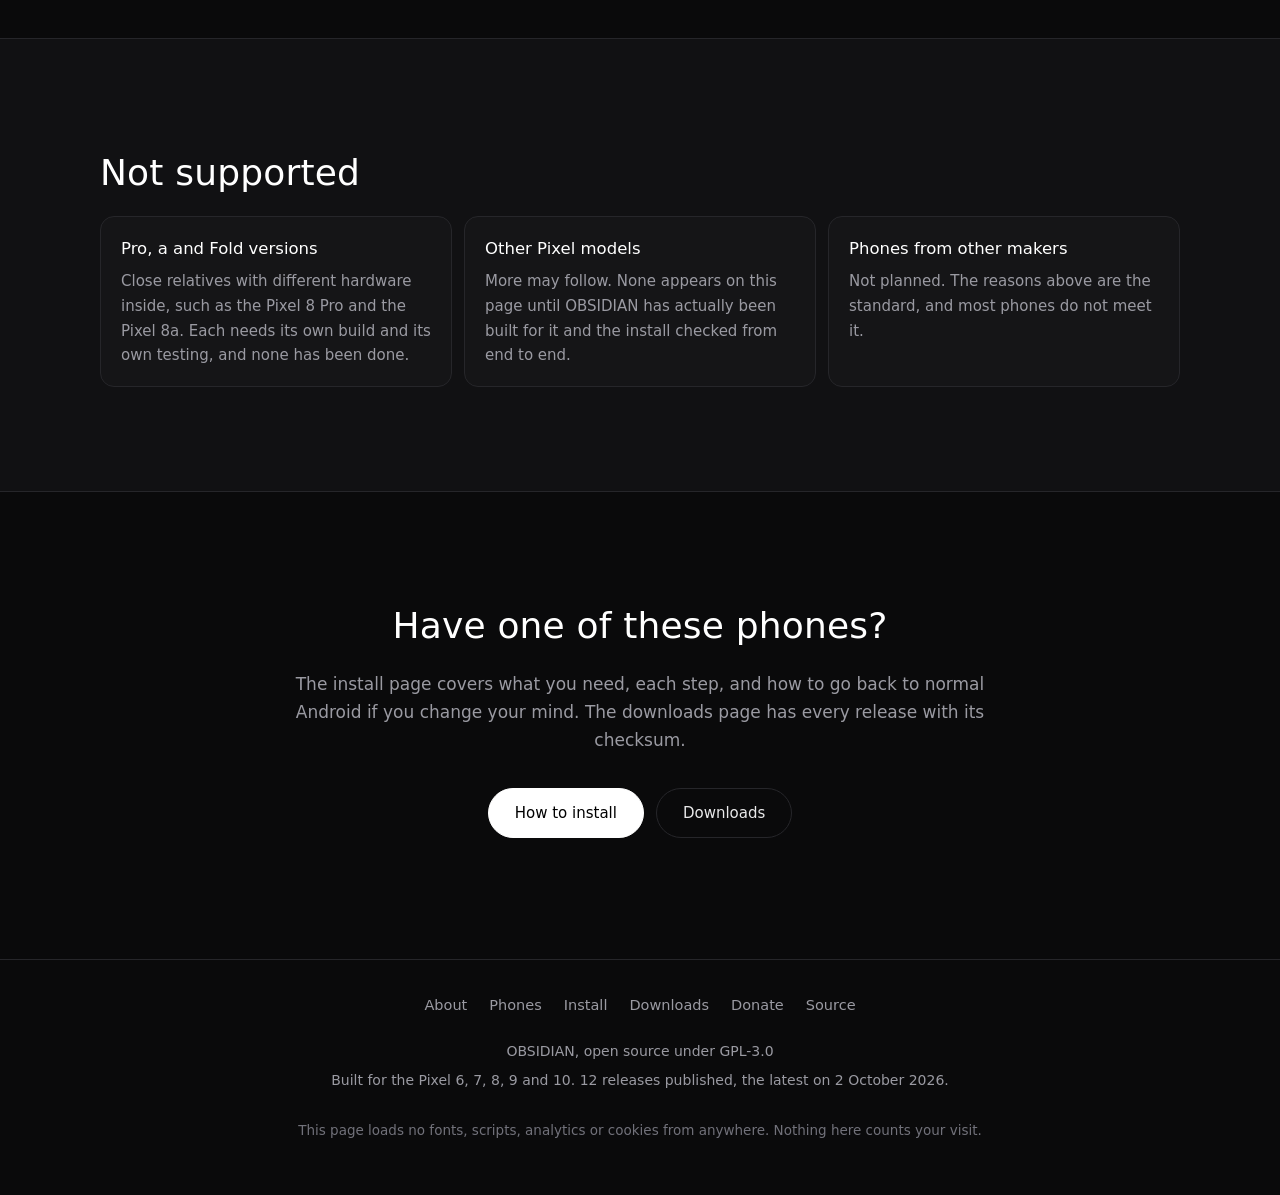
<file: docs/devices.html>
<!DOCTYPE html>
<html lang="en">
<head>
<meta charset="utf-8">
<meta name="viewport" content="width=device-width, initial-scale=1">
<title>Supported phones: Pixel 6, 7, 8, 9 and 10</title>
<meta name="description" content="OBSIDIAN runs on the Google Pixel 6, 7, 8, 9 and 10. Which are tested, which are waiting for someone to try them, and how to check you have the right phone.">
<link rel="canonical" href="https://obsidianos.org/devices.html">
<meta property="og:type" content="website">
<meta property="og:site_name" content="OBSIDIAN">
<meta property="og:url" content="https://obsidianos.org/devices.html">
<meta property="og:title" content="Supported phones: Pixel 6, 7, 8, 9 and 10">
<meta property="og:description" content="OBSIDIAN runs on the Google Pixel 6, 7, 8, 9 and 10. Which are tested, which are waiting for someone to try them, and how to check you have the right phone.">
<meta property="og:image" content="https://obsidianos.org/share.png">
<meta property="og:image:width" content="1200">
<meta property="og:image:height" content="630">
<meta property="og:image:alt" content="The OBSIDIAN mark, a pale ellipse on black">
<meta name="twitter:card" content="summary_large_image">
<meta name="color-scheme" content="dark">
<link rel="stylesheet" href="style.css">
<link rel="icon" href="data:image/svg+xml,<svg xmlns='http://www.w3.org/2000/svg' viewBox='0 0 32 32'><rect width='32' height='32' fill='%23000'/><ellipse cx='16' cy='16' rx='8' ry='10' fill='none' stroke='%23d8d8d8' stroke-width='1.4'/></svg>">
</head>
<body>

<a class="skip" href="#main">Skip to content</a>

<header class="top">
  <a class="brand" href="index.html" aria-label="OBSIDIAN home">
    <svg class="mark" viewBox="0 0 32 32" aria-hidden="true"><ellipse cx="16" cy="16" rx="8" ry="10" fill="none" stroke="currentColor" stroke-width="1.4"/></svg>
    <span>OBSIDIAN</span>
  </a>
  <nav aria-label="Primary">
    <a href="about.html">About</a>
    <a href="index.html#phone">The phone</a>
    <a href="index.html#messaging">Messaging</a>
    <a href="index.html#transparency">Transparency</a>
    <a href="devices.html" aria-current="page">Phones</a>
    <a href="install.html">Install</a>
    <a href="downloads.html">Downloads</a>
    <a href="donate.html">Donate</a>
    <a class="ghost" href="https://github.com/ObsidianOSx/ObsidianOS">Source</a>
  </nav>
</header>

<main id="main">

  <section class="hero compact">
    <p class="badge">Supported phones</p>
    <h1>Which phones it runs on</h1>
    <p class="lede">
      OBSIDIAN is built for Google Pixel phones, one model at a time. Every build listed here can be
      downloaded and installed today. Only the Pixel 8 has been installed on the real phone and used
      by us, so the others say so plainly: they are finished builds looking for testers, not phones we
      can promise for yet.
    </p>
  </section>

  <section class="band">
    <h2>Where each phone stands</h2>
    <p class="section-lede">
      Five phones, and every one of them can be installed today.
    </p>
    <div class="matrix">
      <div class="item">
        <h3>Pixel 8 <span class="chip now">Ready</span></h3>
        <p>Built, installed and used on the real phone. This is the phone to buy if you want OBSIDIAN
        today. Google supports it with firmware and security updates until October 2030, and it has
        memory tagging, which OBSIDIAN switches on.</p>
      </div>
      <div class="item">
        <h3>Pixel 10 <span class="chip trial">Try it</span></h3>
        <p>The newest phone OBSIDIAN runs on, built and checked the same way, and waiting for someone
        to run it on a real Pixel 10. It has memory tagging, and Google supports it until August 2032,
        which is the longest of any phone here.</p>
      </div>
      <div class="item">
        <h3>Pixel 9 <span class="chip trial">Try it</span></h3>
        <p>Built, and the whole install proved step by step against a stand in for the phone, but not
        yet installed on a real Pixel 9. You can download and install it today, and we would like to
        hear how it goes. Google supports this phone until August 2031, and it has memory tagging.</p>
      </div>
      <div class="item">
        <h3>Pixel 7 <span class="chip trial">Try it</span></h3>
        <p>Built and checked the same way, and also waiting for someone to run it on a real Pixel 7.
        Worth knowing before you do: no memory tagging in its processor, and Google's updates stop in
        October 2027, which is when OBSIDIAN would stop being able to keep it fully secure.</p>
      </div>
      <div class="item">
        <h3>Pixel 6 <span class="chip trial">Try it</span></h3>
        <p>Built and checked the same way, and waiting for a real Pixel 6 to run it. Read this before
        you plan around it: Google's updates for the Pixel 6 stop in October 2026, which is this month,
        and it has no memory tagging. After that date the firmware underneath OBSIDIAN stops being
        fixed, so this one is for trying OBSIDIAN on a phone you already own, not for buying one to
        rely on.</p>
      </div>
    </div>
    <p class="note">
      All of these are test builds, signed with test keys. Try it means the build is finished and its
      install has been checked end to end, but nobody has yet run it on that phone in the real world,
      so treat it as a test rather than a phone to depend on. If OBSIDIAN has no build for the phone
      you connect, the installer says so and changes nothing on it.
    </p>
    <p class="cta">
      <a class="button" href="web-install.html">Install from your browser</a>
      <a class="button quiet" href="downloads.html">Download a release</a>
    </p>
  </section>

  <section class="band alt">
    <h2>Check your phone first</h2>
    <div class="cards three">
      <article class="card">
        <h3>It is the plain model</h3>
        <p>Open Settings, then About phone. The model should read Pixel 6, Pixel 7, Pixel 8, Pixel 9 or Pixel 10
        with nothing after it. The Pro, a and Fold versions look similar but are different phones inside,
        and each would need its own build and its own testing.</p>
      </article>
      <article class="card">
        <h3>It can be unlocked</h3>
        <p>Connect it to Wi-Fi, then tap Build number seven times in About phone. In Settings, System,
        Developer options, the OEM unlocking switch has to turn on. If it stays grey once the phone has
        been online, it is locked to a mobile network and cannot take OBSIDIAN.</p>
      </article>
      <article class="card">
        <h3>Buying second hand</h3>
        <p>Make sure the phone has been reset and removed from the previous owner's Google account, and
        ask to see the OEM unlocking switch on before you pay. A phone still tied to someone else's
        account cannot get far enough into its settings to be unlocked.</p>
      </article>
    </div>
  </section>

  <section class="band">
    <h2>Why these phones</h2>
    <p class="section-lede">
      A private phone is only as strong as the hardware under it. These are the reasons, in plain terms.
    </p>
    <div class="matrix">
      <div class="item">
        <h3>They can be locked with a key that is not Google's</h3>
        <p>Most phones either refuse a different operating system or can never be locked again once one
        is installed. Pixels accept another key, so after installing, the bootloader can be locked and
        the phone will refuse anything not signed with that key.</p>
      </div>
      <div class="item">
        <h3>A separate security chip</h3>
        <p>The Titan M2 chip holds the keys that protect your data and limits how quickly a PIN can be
        guessed, so a stolen phone cannot be opened by trying every number in turn.</p>
      </div>
      <div class="item">
        <h3>Memory tagging in the processor</h3>
        <p>The Pixel 8 generation was the first with processors that can tag memory, which stops a large
        family of attacks that work by corrupting it. OBSIDIAN has it switched on, for the operating
        system and for Obsidian Chat. The Pixel 7 and Pixel 6 cannot do this, which is the main reason
        they are the weaker choices.</p>
      </div>
      <div class="item">
        <h3>You can see what it started</h3>
        <p>When a Pixel runs an operating system other than Google's, it shows the full fingerprint of
        the key it started with. Once release keys exist we will publish ours, so you can compare the
        two and know the phone is running what we released.</p>
      </div>
      <div class="item">
        <h3>Updates for years, and a known end date</h3>
        <p>Google provides firmware and security updates until August 2032 for the Pixel 10, August 2031 for the Pixel 9 and October
        2030 for the Pixel 8. OBSIDIAN depends on those, so that is also how long each phone can be kept
        fully secure. For the Pixel 7 that date is October 2027, and for the Pixel 6 it is October 2026,
        which is why the newer phones are the ones worth buying.</p>
      </div>
    </div>
  </section>

  <section class="band alt">
    <h2>Not supported</h2>
    <div class="matrix">
      <div class="item">
        <h3>Pro, a and Fold versions</h3>
        <p>Close relatives with different hardware inside, such as the Pixel 8 Pro and the Pixel 8a.
        Each needs its own build and its own testing, and none has been done.</p>
      </div>
      <div class="item">
        <h3>Other Pixel models</h3>
        <p>More may follow. None appears on this page until OBSIDIAN has actually been built for it and
        the install checked from end to end.</p>
      </div>
      <div class="item">
        <h3>Phones from other makers</h3>
        <p>Not planned. The reasons above are the standard, and most phones do not meet it.</p>
      </div>
    </div>
  </section>

  <section class="band closing">
    <h2>Have one of these phones?</h2>
    <p class="section-lede">
      The install page covers what you need, each step, and how to go back to normal Android if you
      change your mind. The downloads page has every release with its checksum.
    </p>
    <p class="cta">
      <a class="button" href="install.html">How to install</a>
      <a class="button quiet" href="downloads.html">Downloads</a>
    </p>
  </section>

</main>

<footer>
  <nav class="footnav" aria-label="Footer">
    <a href="about.html">About</a>
    <a href="devices.html">Phones</a>
    <a href="install.html">Install</a>
    <a href="downloads.html">Downloads</a>
    <a href="donate.html">Donate</a>
    <a href="https://github.com/ObsidianOSx/ObsidianOS">Source</a>
  </nav>
  <p>OBSIDIAN, open source under GPL-3.0</p>
  <!-- facts --><p class="facts">Built for the Pixel 6, 7, 8, 9 and 10. 12 releases published, the latest on 2 October 2026.</p><!-- /facts -->
  <p class="fineprint">This page loads no fonts, scripts, analytics or cookies from anywhere. Nothing here counts your visit.</p>
</footer>

</body>
</html>
</file>
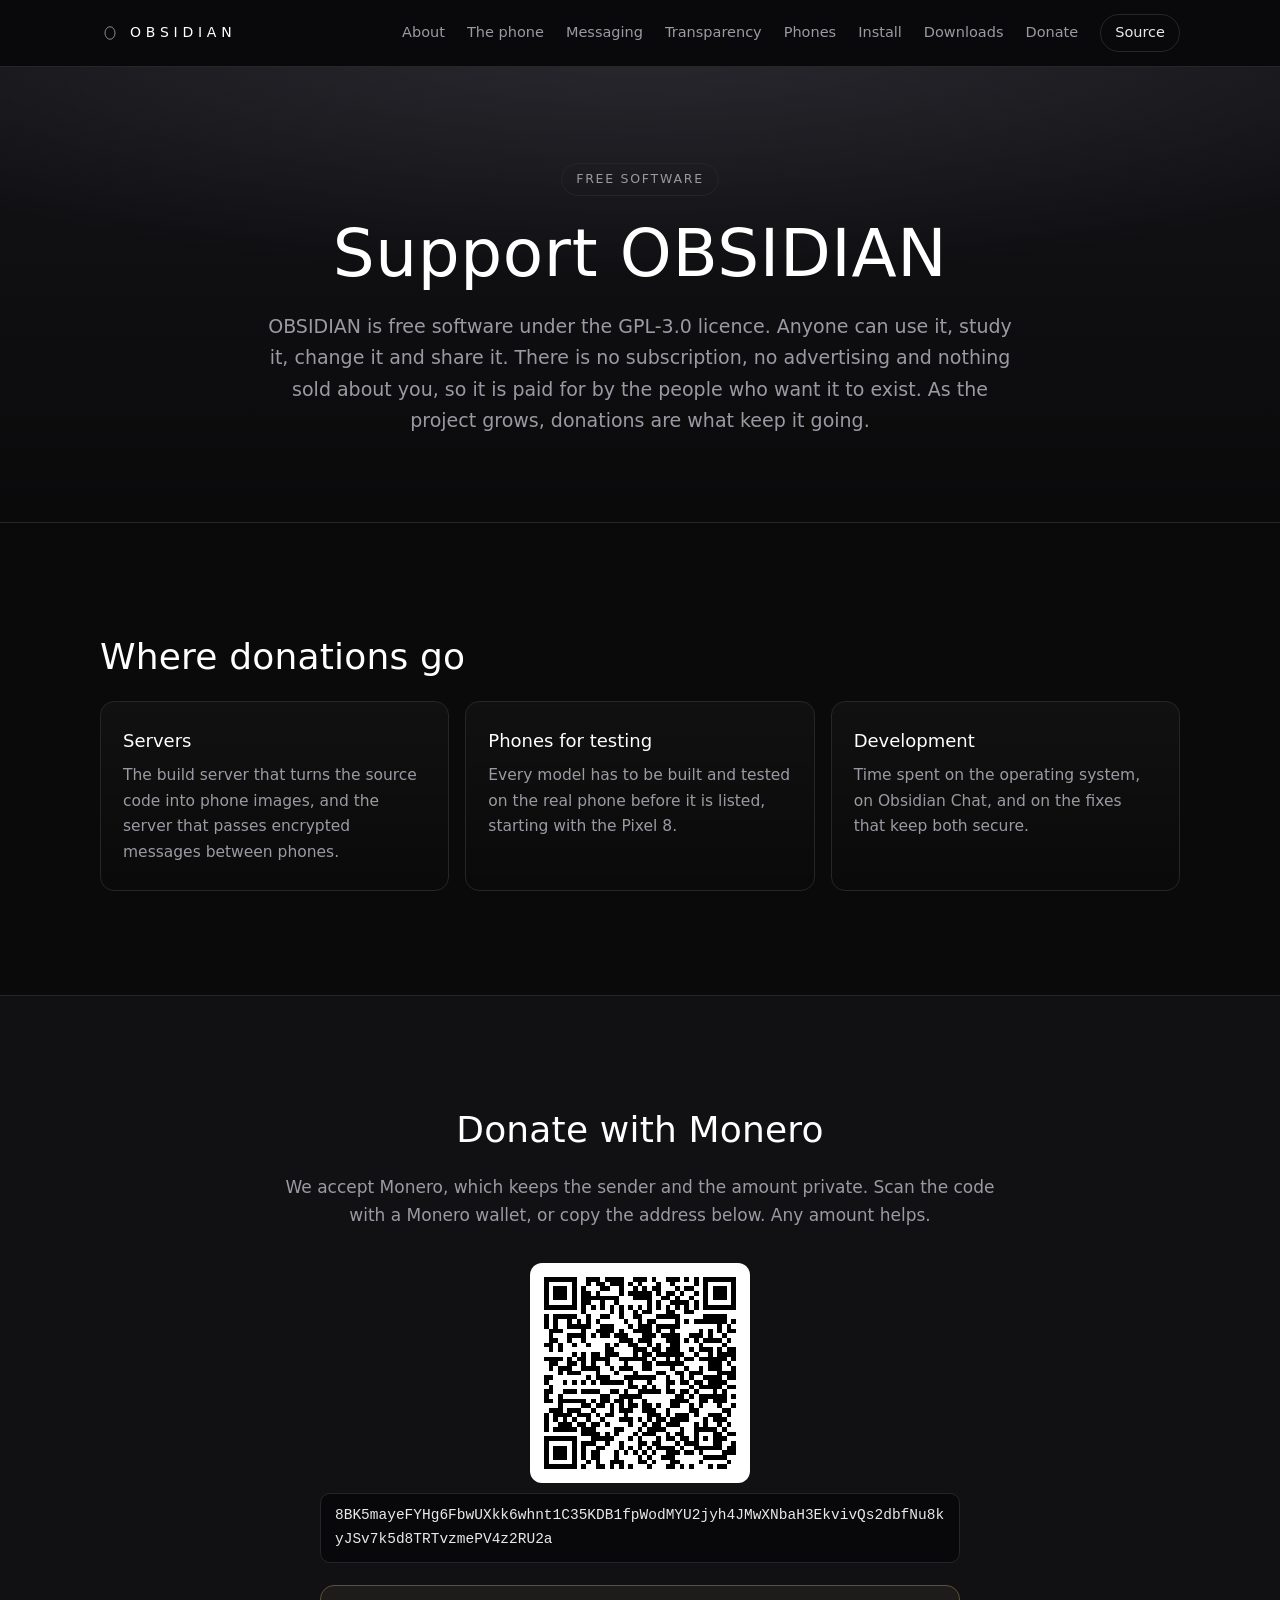
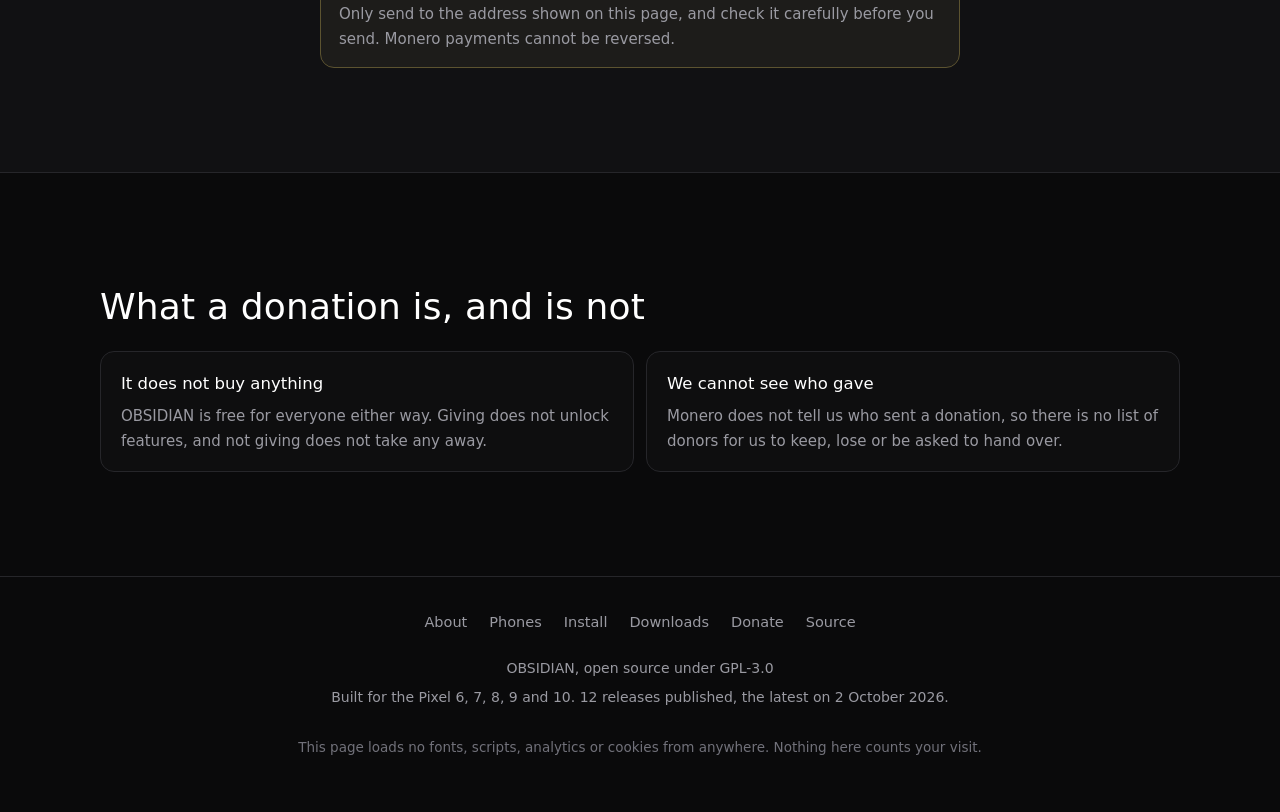
<file: docs/donate.html>
<!DOCTYPE html>
<html lang="en">
<head>
<meta charset="utf-8">
<meta name="viewport" content="width=device-width, initial-scale=1">
<title>Support OBSIDIAN</title>
<meta name="description" content="OBSIDIAN is free software. Donations in Monero keep it going as it grows.">
<link rel="canonical" href="https://obsidianos.org/donate.html">
<meta property="og:type" content="website">
<meta property="og:site_name" content="OBSIDIAN">
<meta property="og:url" content="https://obsidianos.org/donate.html">
<meta property="og:title" content="Support OBSIDIAN">
<meta property="og:description" content="OBSIDIAN is free software. Donations in Monero keep it going as it grows.">
<meta property="og:image" content="https://obsidianos.org/share.png">
<meta property="og:image:width" content="1200">
<meta property="og:image:height" content="630">
<meta property="og:image:alt" content="The OBSIDIAN mark, a pale ellipse on black">
<meta name="twitter:card" content="summary_large_image">
<meta name="color-scheme" content="dark">
<link rel="stylesheet" href="style.css">
<link rel="icon" href="data:image/svg+xml,<svg xmlns='http://www.w3.org/2000/svg' viewBox='0 0 32 32'><rect width='32' height='32' fill='%23000'/><ellipse cx='16' cy='16' rx='8' ry='10' fill='none' stroke='%23d8d8d8' stroke-width='1.4'/></svg>">
</head>
<body>

<a class="skip" href="#main">Skip to content</a>

<header class="top">
  <a class="brand" href="index.html" aria-label="OBSIDIAN home">
    <svg class="mark" viewBox="0 0 32 32" aria-hidden="true"><ellipse cx="16" cy="16" rx="8" ry="10" fill="none" stroke="currentColor" stroke-width="1.4"/></svg>
    <span>OBSIDIAN</span>
  </a>
  <nav aria-label="Primary">
    <a href="about.html">About</a>
    <a href="index.html#phone">The phone</a>
    <a href="index.html#messaging">Messaging</a>
    <a href="index.html#transparency">Transparency</a>
    <a href="devices.html">Phones</a>
    <a href="install.html">Install</a>
    <a href="downloads.html">Downloads</a>
    <a href="donate.html">Donate</a>
    <a class="ghost" href="https://github.com/ObsidianOSx/ObsidianOS">Source</a>
  </nav>
</header>

<main id="main">

  <section class="hero compact">
    <p class="badge">Free software</p>
    <h1>Support OBSIDIAN</h1>
    <p class="lede">
      OBSIDIAN is free software under the GPL-3.0 licence. Anyone can use it, study it, change it and
      share it. There is no subscription, no advertising and nothing sold about you, so it is paid for
      by the people who want it to exist. As the project grows, donations are what keep it going.
    </p>
  </section>

  <section class="band">
    <h2>Where donations go</h2>
    <div class="cards three">
      <article class="card">
        <h3>Servers</h3>
        <p>The build server that turns the source code into phone images, and the server that passes encrypted messages between phones.</p>
      </article>
      <article class="card">
        <h3>Phones for testing</h3>
        <p>Every model has to be built and tested on the real phone before it is listed, starting with the Pixel 8.</p>
      </article>
      <article class="card">
        <h3>Development</h3>
        <p>Time spent on the operating system, on Obsidian Chat, and on the fixes that keep both secure.</p>
      </article>
    </div>
  </section>

  <section class="band alt closing">
    <h2>Donate with Monero</h2>
    <p class="section-lede">
      We accept Monero, which keeps the sender and the amount private. Scan the code with a Monero
      wallet, or copy the address below. Any amount helps.
    </p>
    <img class="qr" src="xmr-qr.png" width="220" height="220" alt="QR code for the OBSIDIAN Monero donation address">
    <p class="code address">8BK5mayeFYHg6FbwUXkk6whnt1C35KDB1fpWodMYU2jyh4JMwXNbaH3EkvivQs2dbfNu8kyJSv7k5d8TRTvzmePV4z2RU2a</p>
    <p class="note">
      Only send to the address shown on this page, and check it carefully before you send. Monero
      payments cannot be reversed.
    </p>
  </section>

  <section class="band">
    <h2>What a donation is, and is not</h2>
    <div class="matrix">
      <div class="item">
        <h3>It does not buy anything</h3>
        <p>OBSIDIAN is free for everyone either way. Giving does not unlock features, and not giving does not take any away.</p>
      </div>
      <div class="item">
        <h3>We cannot see who gave</h3>
        <p>Monero does not tell us who sent a donation, so there is no list of donors for us to keep, lose or be asked to hand over.</p>
      </div>
    </div>
  </section>

</main>

<footer>
  <nav class="footnav" aria-label="Footer">
    <a href="about.html">About</a>
    <a href="devices.html">Phones</a>
    <a href="install.html">Install</a>
    <a href="downloads.html">Downloads</a>
    <a href="donate.html">Donate</a>
    <a href="https://github.com/ObsidianOSx/ObsidianOS">Source</a>
  </nav>
  <p>OBSIDIAN, open source under GPL-3.0</p>
  <!-- facts --><p class="facts">Built for the Pixel 6, 7, 8, 9 and 10. 12 releases published, the latest on 2 October 2026.</p><!-- /facts -->
  <p class="fineprint">This page loads no fonts, scripts, analytics or cookies from anywhere. Nothing here counts your visit.</p>
</footer>

</body>
</html>
</file>
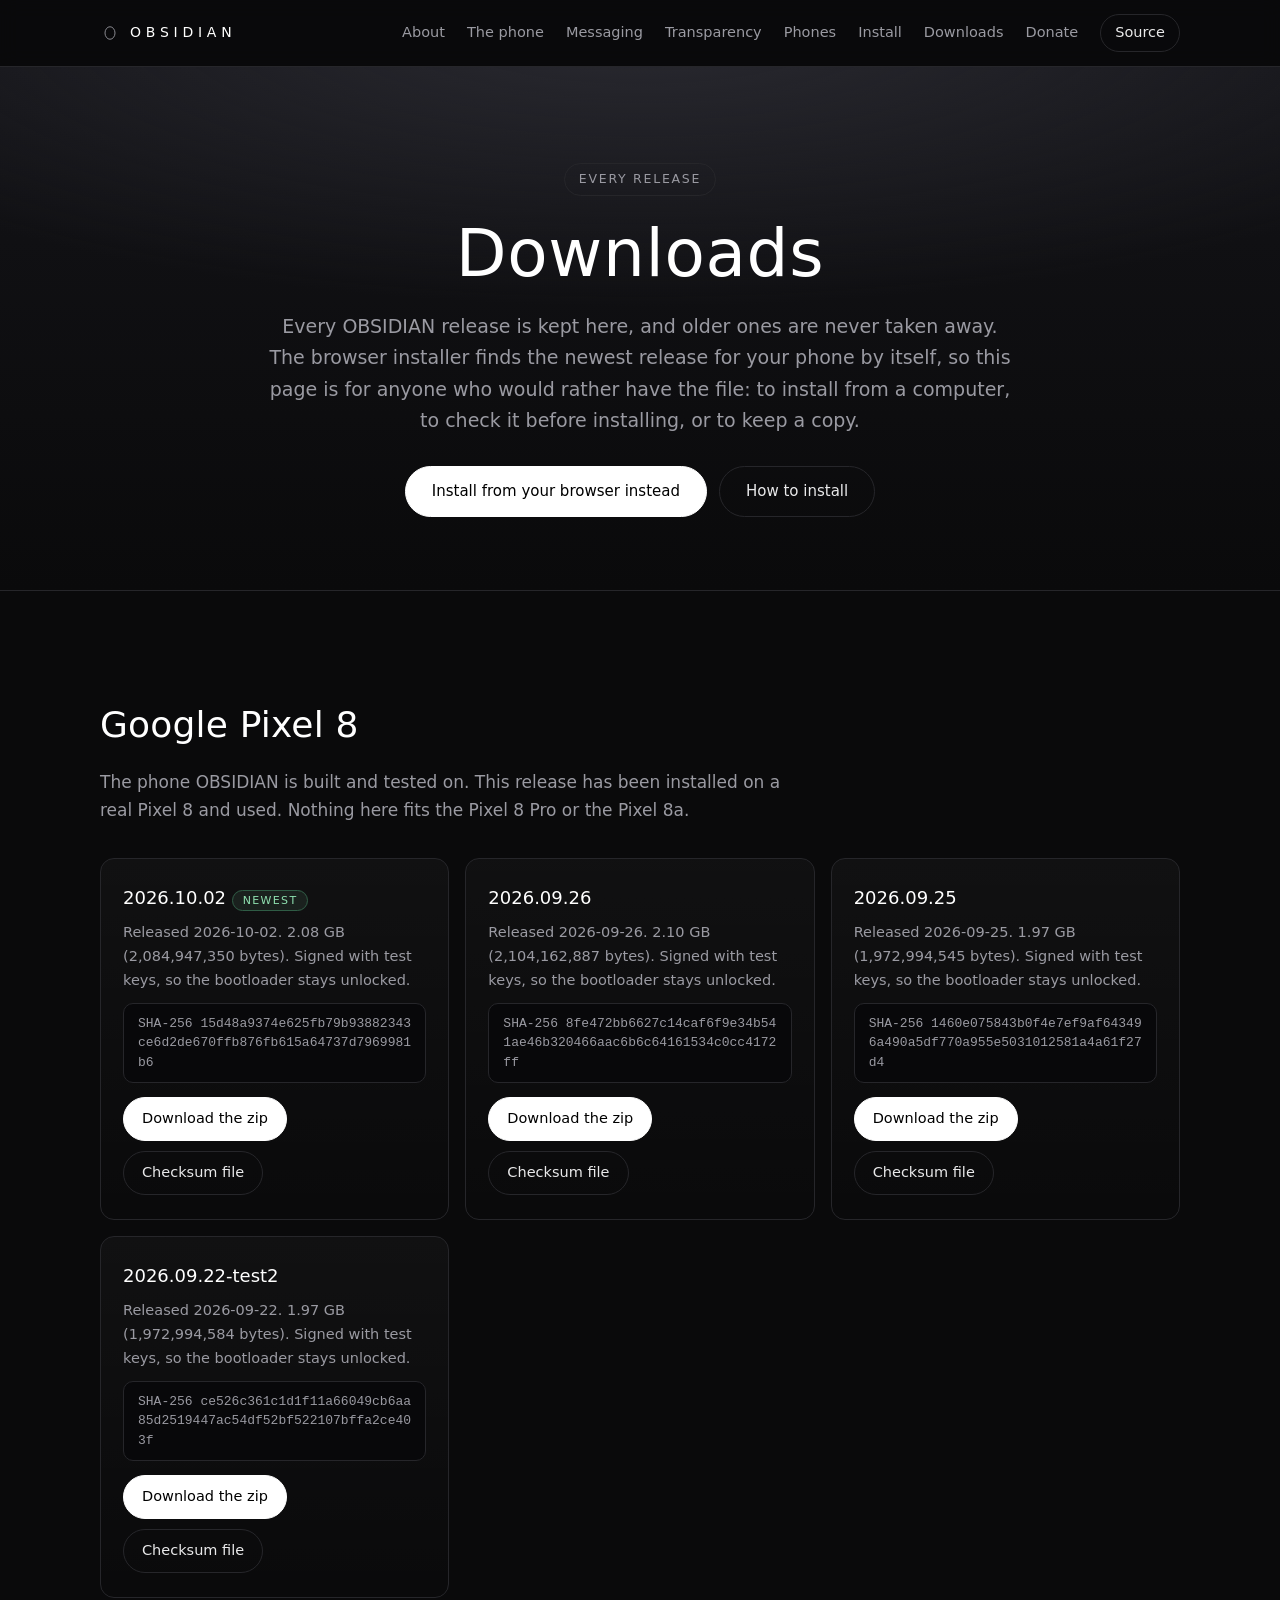
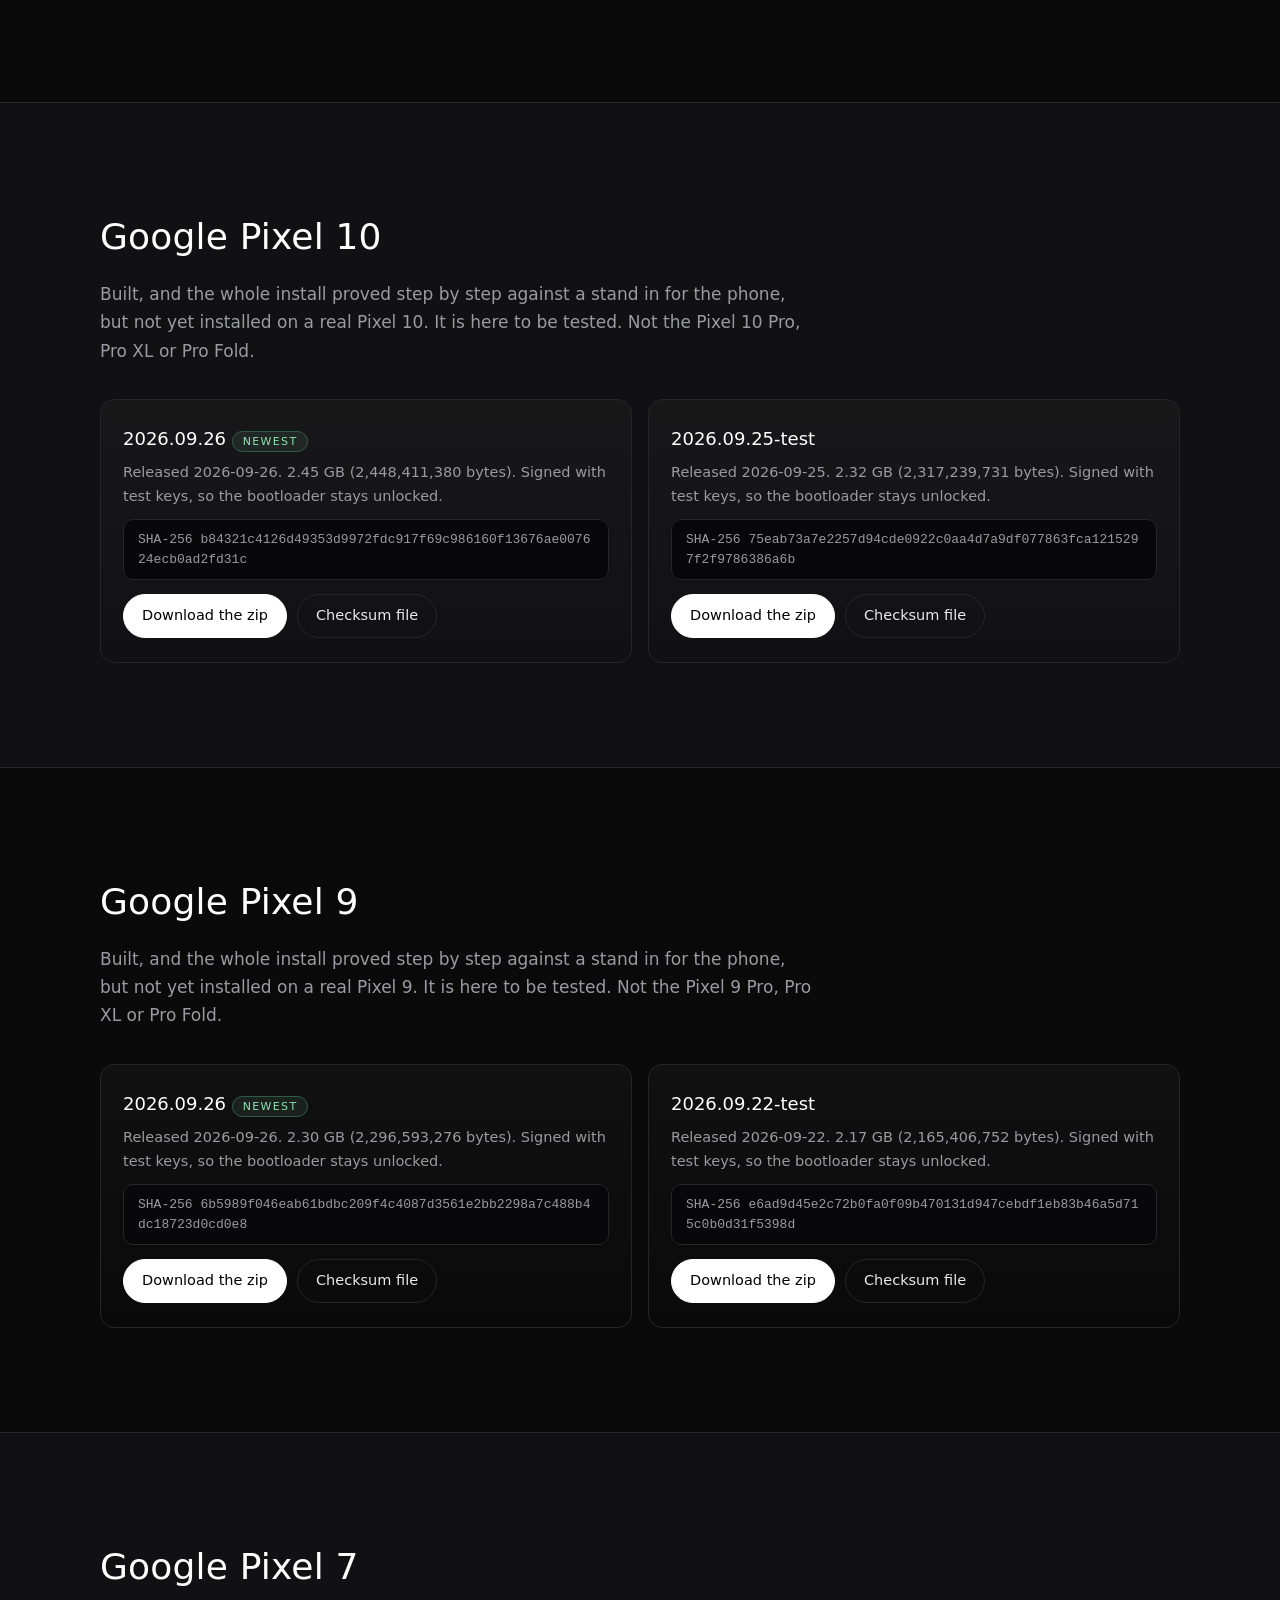
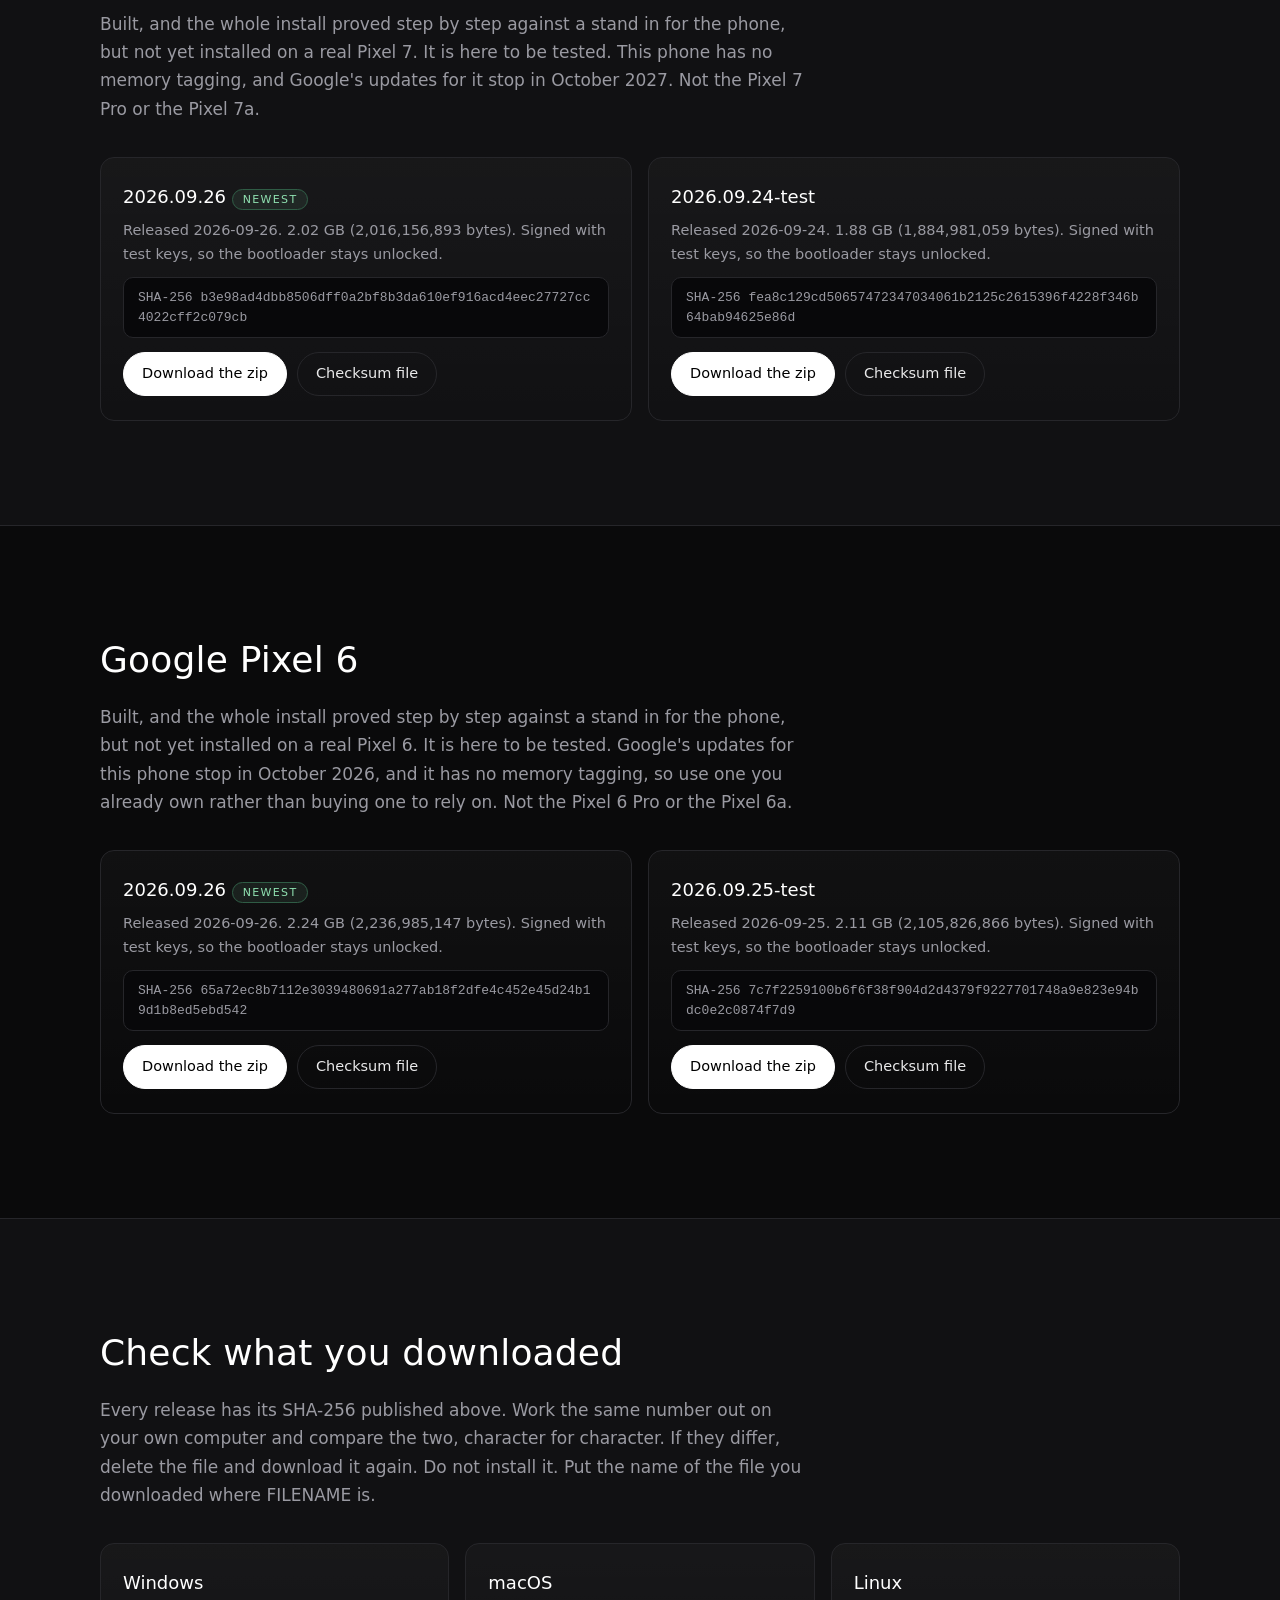
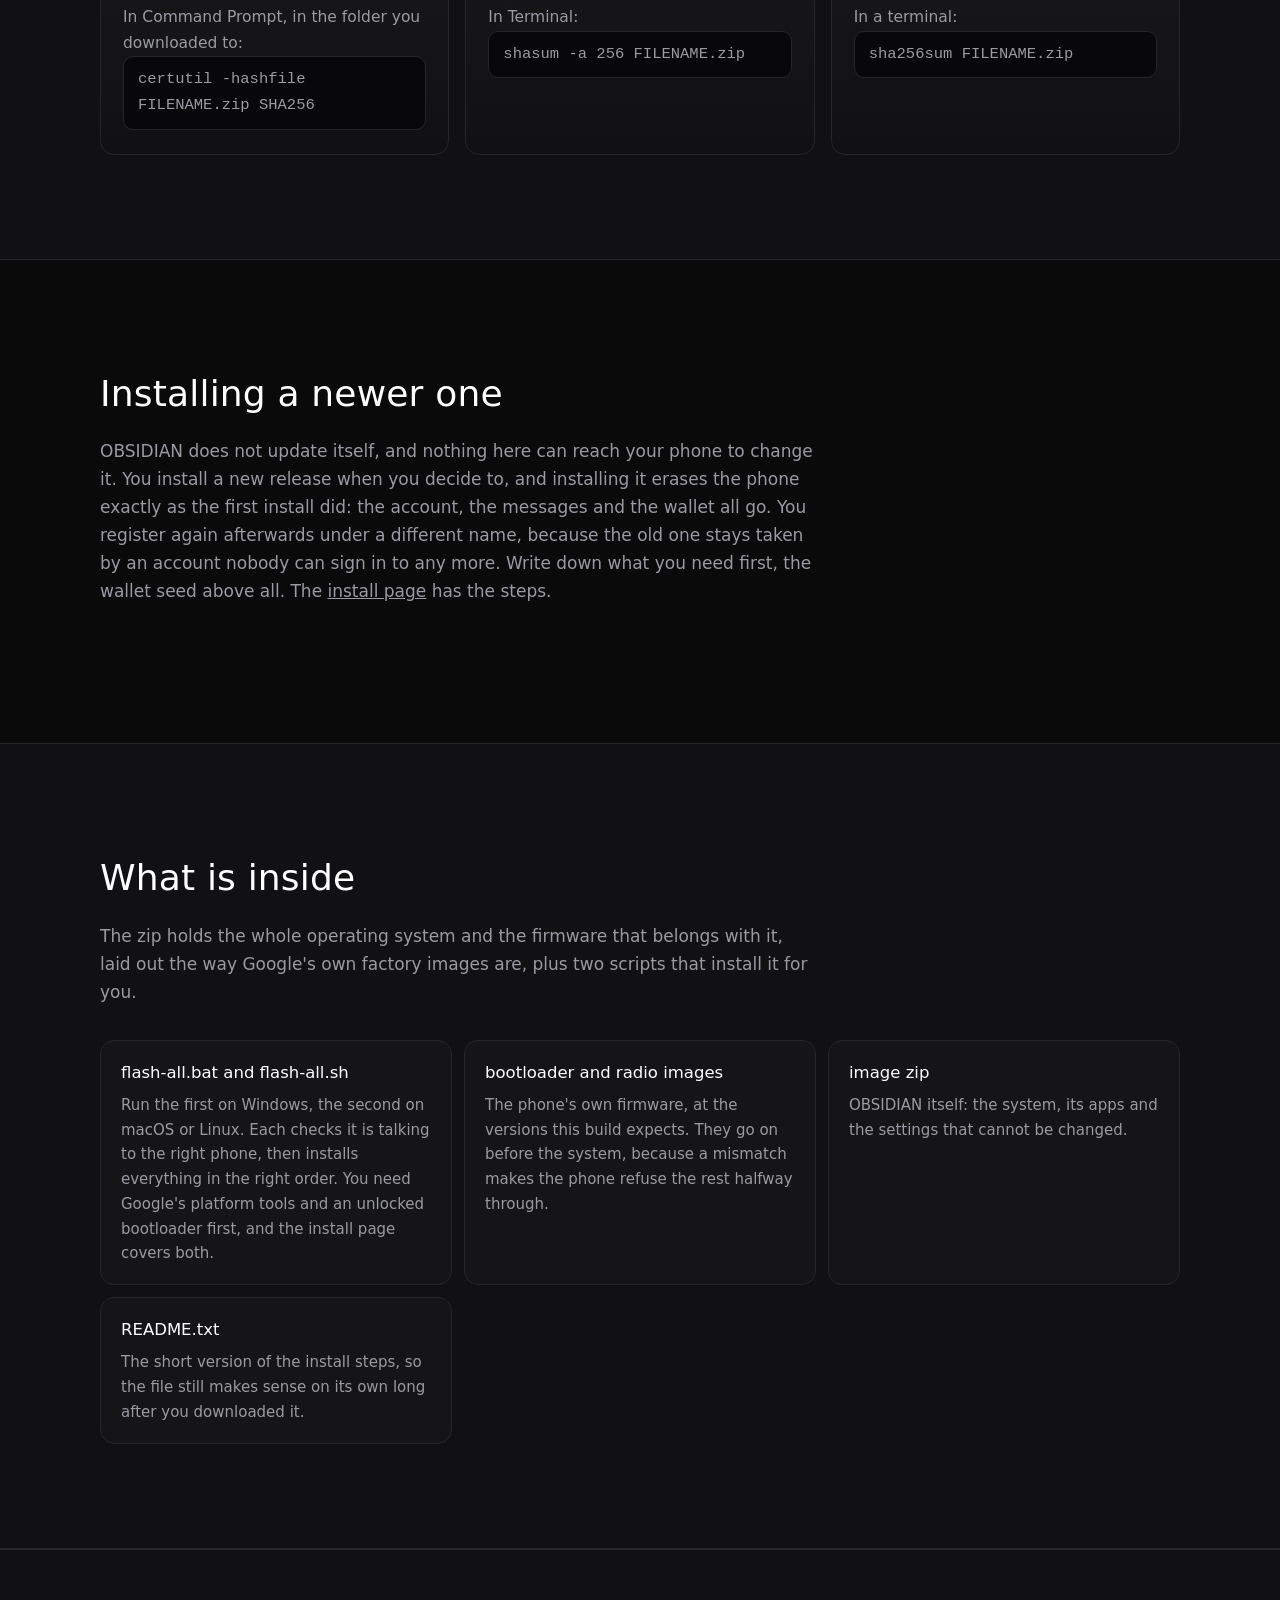
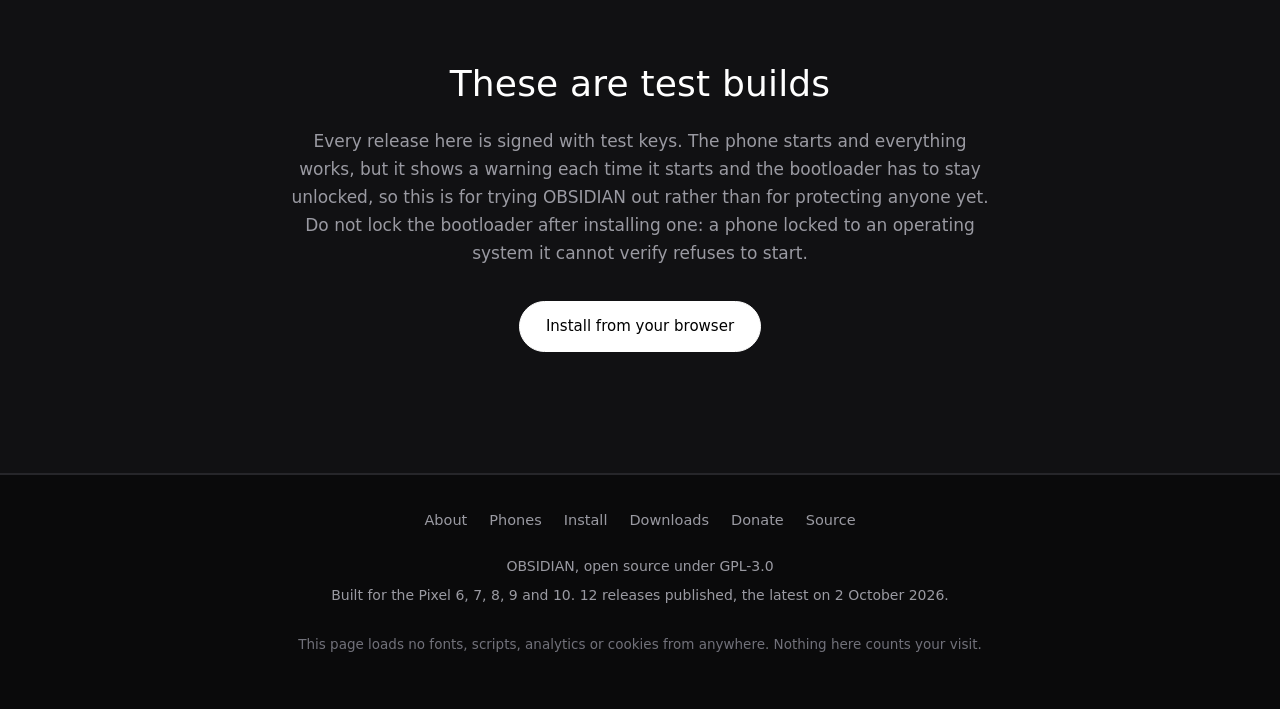
<file: docs/downloads.html>
<!DOCTYPE html>
<html lang="en">
<head>
<meta charset="utf-8">
<meta name="viewport" content="width=device-width, initial-scale=1">
<title>Download OBSIDIAN</title>
<meta name="description" content="Every OBSIDIAN release, with its date, size and SHA-256 checksum. Older releases are kept for good.">
<link rel="canonical" href="https://obsidianos.org/downloads.html">
<meta property="og:type" content="website">
<meta property="og:site_name" content="OBSIDIAN">
<meta property="og:url" content="https://obsidianos.org/downloads.html">
<meta property="og:title" content="Download OBSIDIAN">
<meta property="og:description" content="Every OBSIDIAN release, with its date, size and SHA-256 checksum. Older releases are kept for good.">
<meta property="og:image" content="https://obsidianos.org/share.png">
<meta property="og:image:width" content="1200">
<meta property="og:image:height" content="630">
<meta property="og:image:alt" content="The OBSIDIAN mark, a pale ellipse on black">
<meta name="twitter:card" content="summary_large_image">
<meta name="color-scheme" content="dark">
<link rel="stylesheet" href="style.css">
<link rel="icon" href="data:image/svg+xml,<svg xmlns='http://www.w3.org/2000/svg' viewBox='0 0 32 32'><rect width='32' height='32' fill='%23000'/><ellipse cx='16' cy='16' rx='8' ry='10' fill='none' stroke='%23d8d8d8' stroke-width='1.4'/></svg>">
</head>
<body>

<a class="skip" href="#main">Skip to content</a>

<header class="top">
  <a class="brand" href="index.html" aria-label="OBSIDIAN home">
    <svg class="mark" viewBox="0 0 32 32" aria-hidden="true"><ellipse cx="16" cy="16" rx="8" ry="10" fill="none" stroke="currentColor" stroke-width="1.4"/></svg>
    <span>OBSIDIAN</span>
  </a>
  <nav aria-label="Primary">
    <a href="about.html">About</a>
    <a href="index.html#phone">The phone</a>
    <a href="index.html#messaging">Messaging</a>
    <a href="index.html#transparency">Transparency</a>
    <a href="devices.html">Phones</a>
    <a href="install.html">Install</a>
    <a href="downloads.html" aria-current="page">Downloads</a>
    <a href="donate.html">Donate</a>
    <a class="ghost" href="https://github.com/ObsidianOSx/ObsidianOS">Source</a>
  </nav>
</header>

<main id="main">

  <section class="hero compact">
    <p class="badge">Every release</p>
    <h1>Downloads</h1>
    <p class="lede">
      Every OBSIDIAN release is kept here, and older ones are never taken away. The browser installer
      finds the newest release for your phone by itself, so this page is for anyone who would rather
      have the file: to install from a computer, to check it before installing, or to keep a copy.
    </p>
    <p class="cta">
      <a class="button" href="web-install.html">Install from your browser instead</a>
      <a class="button quiet" href="install.html">How to install</a>
    </p>
  </section>

  <section class="band" id="shiba">
    <h2>Google Pixel 8</h2>
    <p class="section-lede">The phone OBSIDIAN is built and tested on. This release has been installed on a real Pixel 8 and used. Nothing here fits the Pixel 8 Pro or the Pixel 8a.</p>
    <div class="cards two">
      <article class="card">
        <h3>2026.10.02 <span class="chip now">Newest</span></h3>
        <p class="meta">Released 2026-10-02. 2.08 GB (2,084,947,350 bytes). Signed with test keys, so the bootloader stays unlocked.</p>
        <p class="code sha">SHA-256 15d48a9374e625fb79b93882343ce6d2de670ffb876fb615a64737d7969981b6</p>
        <p class="row">
          <a class="button" href="releases/obsidian-shiba-2026.10.02.zip">Download the zip</a>
          <a class="button quiet" href="releases/obsidian-shiba-2026.10.02.zip.sha256">Checksum file</a>
        </p>
      </article>
      <article class="card">
        <h3>2026.09.26</h3>
        <p class="meta">Released 2026-09-26. 2.10 GB (2,104,162,887 bytes). Signed with test keys, so the bootloader stays unlocked.</p>
        <p class="code sha">SHA-256 8fe472bb6627c14caf6f9e34b541ae46b320466aac6b6c64161534c0cc4172ff</p>
        <p class="row">
          <a class="button" href="releases/obsidian-shiba-2026.09.26.zip">Download the zip</a>
          <a class="button quiet" href="releases/obsidian-shiba-2026.09.26.zip.sha256">Checksum file</a>
        </p>
      </article>
      <article class="card">
        <h3>2026.09.25</h3>
        <p class="meta">Released 2026-09-25. 1.97 GB (1,972,994,545 bytes). Signed with test keys, so the bootloader stays unlocked.</p>
        <p class="code sha">SHA-256 1460e075843b0f4e7ef9af643496a490a5df770a955e5031012581a4a61f27d4</p>
        <p class="row">
          <a class="button" href="releases/obsidian-shiba-2026.09.25.zip">Download the zip</a>
          <a class="button quiet" href="releases/obsidian-shiba-2026.09.25.zip.sha256">Checksum file</a>
        </p>
      </article>
      <article class="card">
        <h3>2026.09.22-test2</h3>
        <p class="meta">Released 2026-09-22. 1.97 GB (1,972,994,584 bytes). Signed with test keys, so the bootloader stays unlocked.</p>
        <p class="code sha">SHA-256 ce526c361c1d1f11a66049cb6aa85d2519447ac54df52bf522107bffa2ce403f</p>
        <p class="row">
          <a class="button" href="releases/obsidian-shiba-2026.09.22-test2.zip">Download the zip</a>
          <a class="button quiet" href="releases/obsidian-shiba-2026.09.22-test2.zip.sha256">Checksum file</a>
        </p>
      </article>
    </div>
  </section>

  <section class="band alt" id="frankel">
    <h2>Google Pixel 10</h2>
    <p class="section-lede">Built, and the whole install proved step by step against a stand in for the phone, but not yet installed on a real Pixel 10. It is here to be tested. Not the Pixel 10 Pro, Pro XL or Pro Fold.</p>
    <div class="cards two">
      <article class="card">
        <h3>2026.09.26 <span class="chip now">Newest</span></h3>
        <p class="meta">Released 2026-09-26. 2.45 GB (2,448,411,380 bytes). Signed with test keys, so the bootloader stays unlocked.</p>
        <p class="code sha">SHA-256 b84321c4126d49353d9972fdc917f69c986160f13676ae007624ecb0ad2fd31c</p>
        <p class="row">
          <a class="button" href="releases/obsidian-frankel-2026.09.26.zip">Download the zip</a>
          <a class="button quiet" href="releases/obsidian-frankel-2026.09.26.zip.sha256">Checksum file</a>
        </p>
      </article>
      <article class="card">
        <h3>2026.09.25-test</h3>
        <p class="meta">Released 2026-09-25. 2.32 GB (2,317,239,731 bytes). Signed with test keys, so the bootloader stays unlocked.</p>
        <p class="code sha">SHA-256 75eab73a7e2257d94cde0922c0aa4d7a9df077863fca1215297f2f9786386a6b</p>
        <p class="row">
          <a class="button" href="releases/obsidian-frankel-2026.09.25-test.zip">Download the zip</a>
          <a class="button quiet" href="releases/obsidian-frankel-2026.09.25-test.zip.sha256">Checksum file</a>
        </p>
      </article>
    </div>
  </section>

  <section class="band" id="tokay">
    <h2>Google Pixel 9</h2>
    <p class="section-lede">Built, and the whole install proved step by step against a stand in for the phone, but not yet installed on a real Pixel 9. It is here to be tested. Not the Pixel 9 Pro, Pro XL or Pro Fold.</p>
    <div class="cards two">
      <article class="card">
        <h3>2026.09.26 <span class="chip now">Newest</span></h3>
        <p class="meta">Released 2026-09-26. 2.30 GB (2,296,593,276 bytes). Signed with test keys, so the bootloader stays unlocked.</p>
        <p class="code sha">SHA-256 6b5989f046eab61bdbc209f4c4087d3561e2bb2298a7c488b4dc18723d0cd0e8</p>
        <p class="row">
          <a class="button" href="releases/obsidian-tokay-2026.09.26.zip">Download the zip</a>
          <a class="button quiet" href="releases/obsidian-tokay-2026.09.26.zip.sha256">Checksum file</a>
        </p>
      </article>
      <article class="card">
        <h3>2026.09.22-test</h3>
        <p class="meta">Released 2026-09-22. 2.17 GB (2,165,406,752 bytes). Signed with test keys, so the bootloader stays unlocked.</p>
        <p class="code sha">SHA-256 e6ad9d45e2c72b0fa0f09b470131d947cebdf1eb83b46a5d715c0b0d31f5398d</p>
        <p class="row">
          <a class="button" href="releases/obsidian-tokay-2026.09.22-test.zip">Download the zip</a>
          <a class="button quiet" href="releases/obsidian-tokay-2026.09.22-test.zip.sha256">Checksum file</a>
        </p>
      </article>
    </div>
  </section>

  <section class="band alt" id="panther">
    <h2>Google Pixel 7</h2>
    <p class="section-lede">Built, and the whole install proved step by step against a stand in for the phone, but not yet installed on a real Pixel 7. It is here to be tested. This phone has no memory tagging, and Google's updates for it stop in October 2027. Not the Pixel 7 Pro or the Pixel 7a.</p>
    <div class="cards two">
      <article class="card">
        <h3>2026.09.26 <span class="chip now">Newest</span></h3>
        <p class="meta">Released 2026-09-26. 2.02 GB (2,016,156,893 bytes). Signed with test keys, so the bootloader stays unlocked.</p>
        <p class="code sha">SHA-256 b3e98ad4dbb8506dff0a2bf8b3da610ef916acd4eec27727cc4022cff2c079cb</p>
        <p class="row">
          <a class="button" href="releases/obsidian-panther-2026.09.26.zip">Download the zip</a>
          <a class="button quiet" href="releases/obsidian-panther-2026.09.26.zip.sha256">Checksum file</a>
        </p>
      </article>
      <article class="card">
        <h3>2026.09.24-test</h3>
        <p class="meta">Released 2026-09-24. 1.88 GB (1,884,981,059 bytes). Signed with test keys, so the bootloader stays unlocked.</p>
        <p class="code sha">SHA-256 fea8c129cd50657472347034061b2125c2615396f4228f346b64bab94625e86d</p>
        <p class="row">
          <a class="button" href="releases/obsidian-panther-2026.09.24-test.zip">Download the zip</a>
          <a class="button quiet" href="releases/obsidian-panther-2026.09.24-test.zip.sha256">Checksum file</a>
        </p>
      </article>
    </div>
  </section>

  <section class="band" id="oriole">
    <h2>Google Pixel 6</h2>
    <p class="section-lede">Built, and the whole install proved step by step against a stand in for the phone, but not yet installed on a real Pixel 6. It is here to be tested. Google's updates for this phone stop in October 2026, and it has no memory tagging, so use one you already own rather than buying one to rely on. Not the Pixel 6 Pro or the Pixel 6a.</p>
    <div class="cards two">
      <article class="card">
        <h3>2026.09.26 <span class="chip now">Newest</span></h3>
        <p class="meta">Released 2026-09-26. 2.24 GB (2,236,985,147 bytes). Signed with test keys, so the bootloader stays unlocked.</p>
        <p class="code sha">SHA-256 65a72ec8b7112e3039480691a277ab18f2dfe4c452e45d24b19d1b8ed5ebd542</p>
        <p class="row">
          <a class="button" href="releases/obsidian-oriole-2026.09.26.zip">Download the zip</a>
          <a class="button quiet" href="releases/obsidian-oriole-2026.09.26.zip.sha256">Checksum file</a>
        </p>
      </article>
      <article class="card">
        <h3>2026.09.25-test</h3>
        <p class="meta">Released 2026-09-25. 2.11 GB (2,105,826,866 bytes). Signed with test keys, so the bootloader stays unlocked.</p>
        <p class="code sha">SHA-256 7c7f2259100b6f6f38f904d2d4379f9227701748a9e823e94bdc0e2c0874f7d9</p>
        <p class="row">
          <a class="button" href="releases/obsidian-oriole-2026.09.25-test.zip">Download the zip</a>
          <a class="button quiet" href="releases/obsidian-oriole-2026.09.25-test.zip.sha256">Checksum file</a>
        </p>
      </article>
    </div>
  </section>

  <section class="band alt">
    <h2>Check what you downloaded</h2>
    <p class="section-lede">
      Every release has its SHA-256 published above. Work the same number out on your own computer and
      compare the two, character for character. If they differ, delete the file and download it again.
      Do not install it. Put the name of the file you downloaded where FILENAME is.
    </p>
    <div class="cards three">
      <article class="card">
        <h3>Windows</h3>
        <p>In Command Prompt, in the folder you downloaded to:</p>
        <p class="code">certutil -hashfile FILENAME.zip SHA256</p>
      </article>
      <article class="card">
        <h3>macOS</h3>
        <p>In Terminal:</p>
        <p class="code">shasum -a 256 FILENAME.zip</p>
      </article>
      <article class="card">
        <h3>Linux</h3>
        <p>In a terminal:</p>
        <p class="code">sha256sum FILENAME.zip</p>
      </article>
    </div>
  </section>

  <section class="band">
    <h2>Installing a newer one</h2>
    <p class="section-lede">
      OBSIDIAN does not update itself, and nothing here can reach your phone to change it. You install
      a new release when you decide to, and installing it erases the phone exactly as the first
      install did: the account, the messages and the wallet all go. You register again afterwards under a
      different name, because the old one stays taken by an account nobody can sign in to any more. Write
      down what you need first, the wallet seed above all. The
      <a href="install.html">install page</a> has the steps.
    </p>
  </section>

  <section class="band alt">
    <h2>What is inside</h2>
    <p class="section-lede">
      The zip holds the whole operating system and the firmware that belongs with it, laid out the way
      Google's own factory images are, plus two scripts that install it for you.
    </p>
    <div class="matrix">
      <div class="item">
        <h3>flash-all.bat and flash-all.sh</h3>
        <p>Run the first on Windows, the second on macOS or Linux. Each checks it is talking to the
        right phone, then installs everything in the right order. You need Google's platform tools and
        an unlocked bootloader first, and the install page covers both.</p>
      </div>
      <div class="item">
        <h3>bootloader and radio images</h3>
        <p>The phone's own firmware, at the versions this build expects. They go on before the system,
        because a mismatch makes the phone refuse the rest halfway through.</p>
      </div>
      <div class="item">
        <h3>image zip</h3>
        <p>OBSIDIAN itself: the system, its apps and the settings that cannot be changed.</p>
      </div>
      <div class="item">
        <h3>README.txt</h3>
        <p>The short version of the install steps, so the file still makes sense on its own long after
        you downloaded it.</p>
      </div>
    </div>
  </section>

  <section class="band alt closing">
    <h2>These are test builds</h2>
    <p class="section-lede">
      Every release here is signed with test keys. The phone starts and everything works, but it shows
      a warning each time it starts and the bootloader has to stay unlocked, so this is for trying
      OBSIDIAN out rather than for protecting anyone yet. Do not lock the bootloader after installing
      one: a phone locked to an operating system it cannot verify refuses to start.
    </p>
    <p class="cta"><a class="button" href="web-install.html">Install from your browser</a></p>
  </section>

</main>

<footer>
  <nav class="footnav" aria-label="Footer">
    <a href="about.html">About</a>
    <a href="devices.html">Phones</a>
    <a href="install.html">Install</a>
    <a href="downloads.html">Downloads</a>
    <a href="donate.html">Donate</a>
    <a href="https://github.com/ObsidianOSx/ObsidianOS">Source</a>
  </nav>
  <p>OBSIDIAN, open source under GPL-3.0</p>
  <!-- facts --><p class="facts">Built for the Pixel 6, 7, 8, 9 and 10. 12 releases published, the latest on 2 October 2026.</p><!-- /facts -->
  <p class="fineprint">This page loads no fonts, scripts, analytics or cookies from anywhere. Nothing here counts your visit.</p>
</footer>

</body>
</html>
</file>
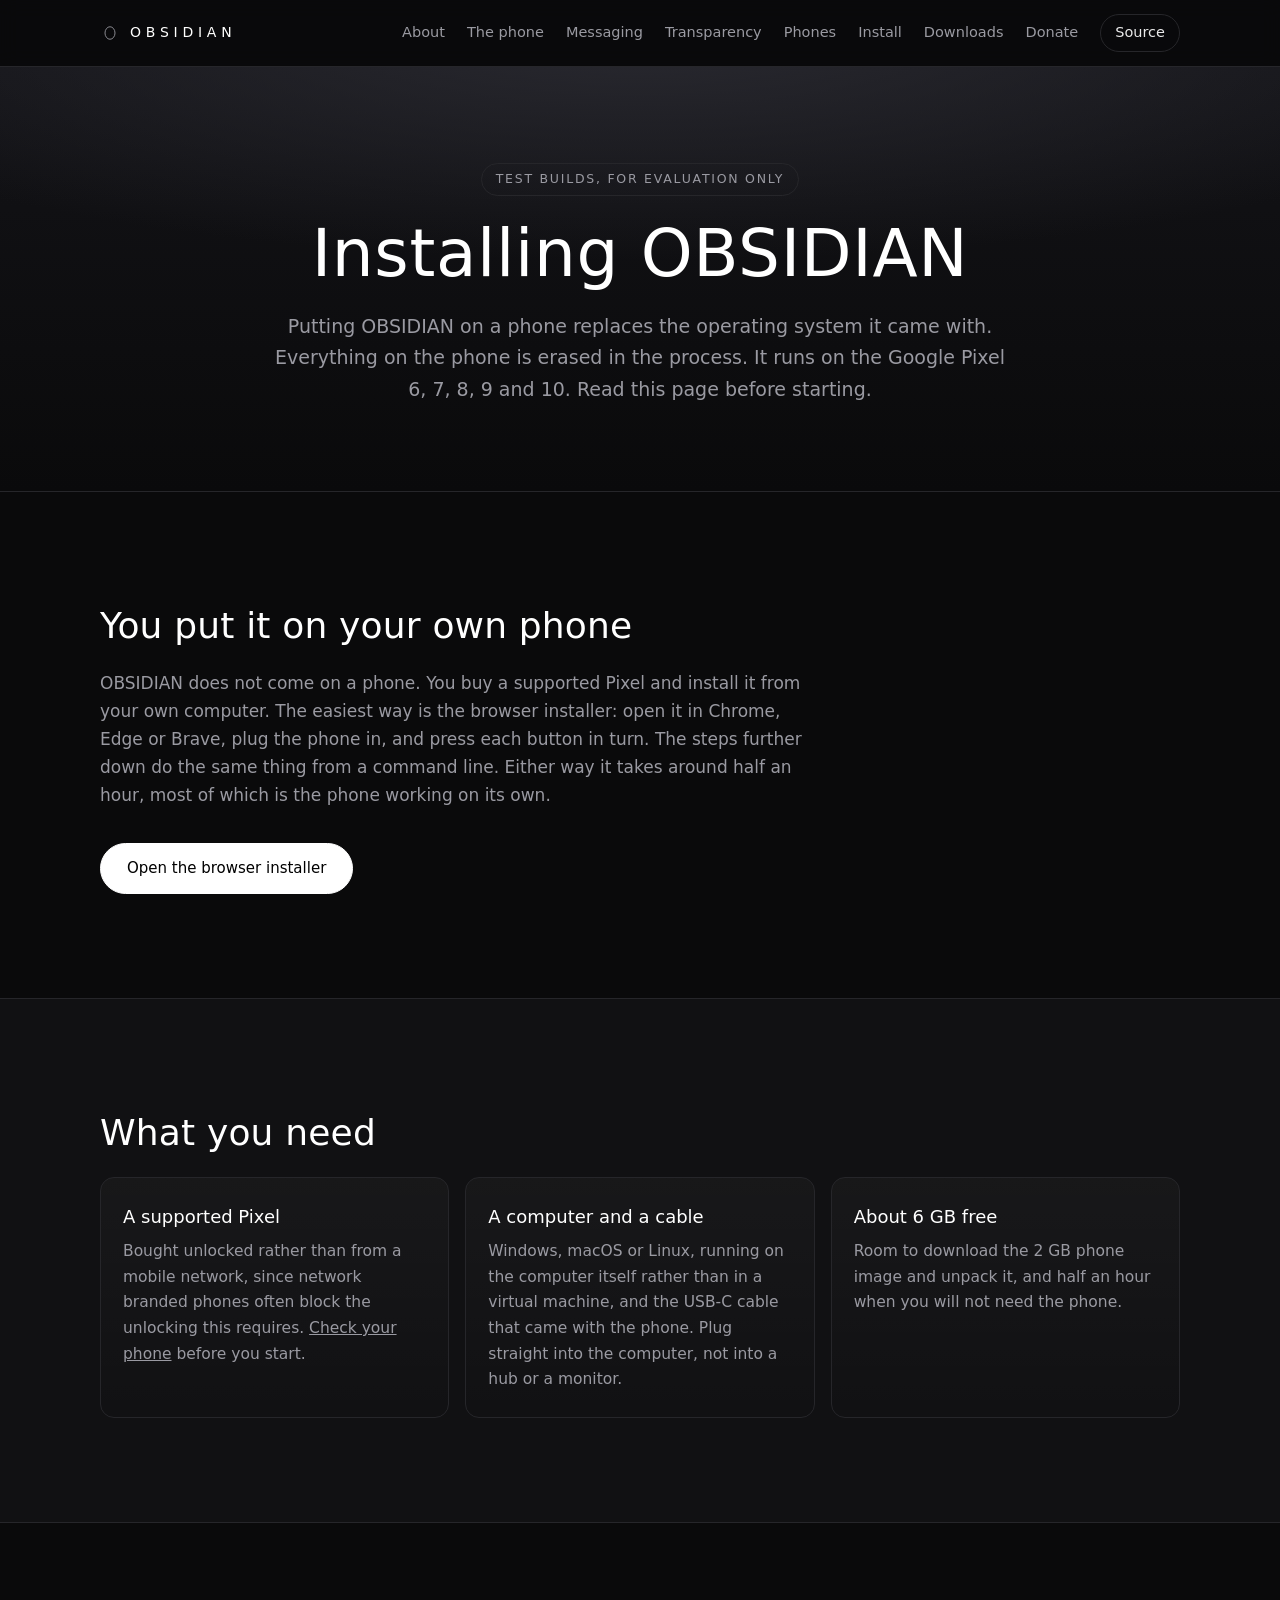
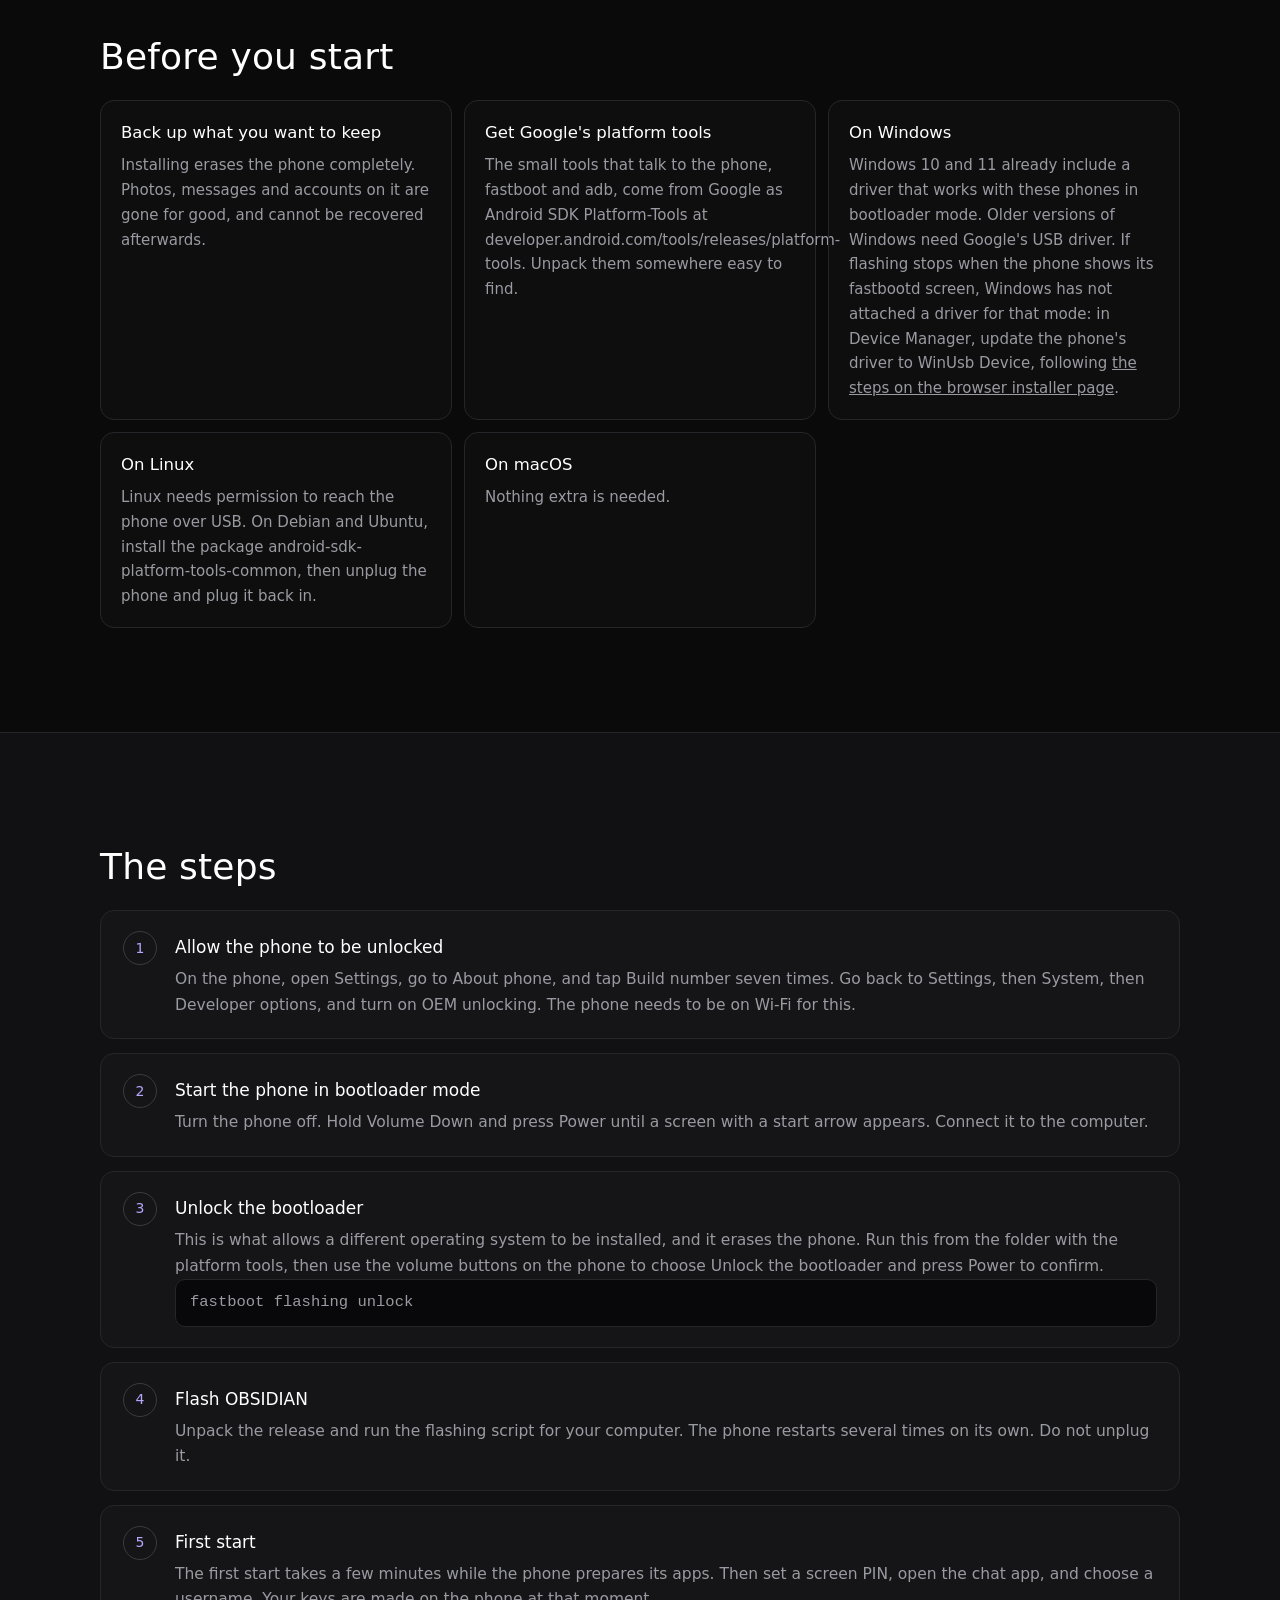
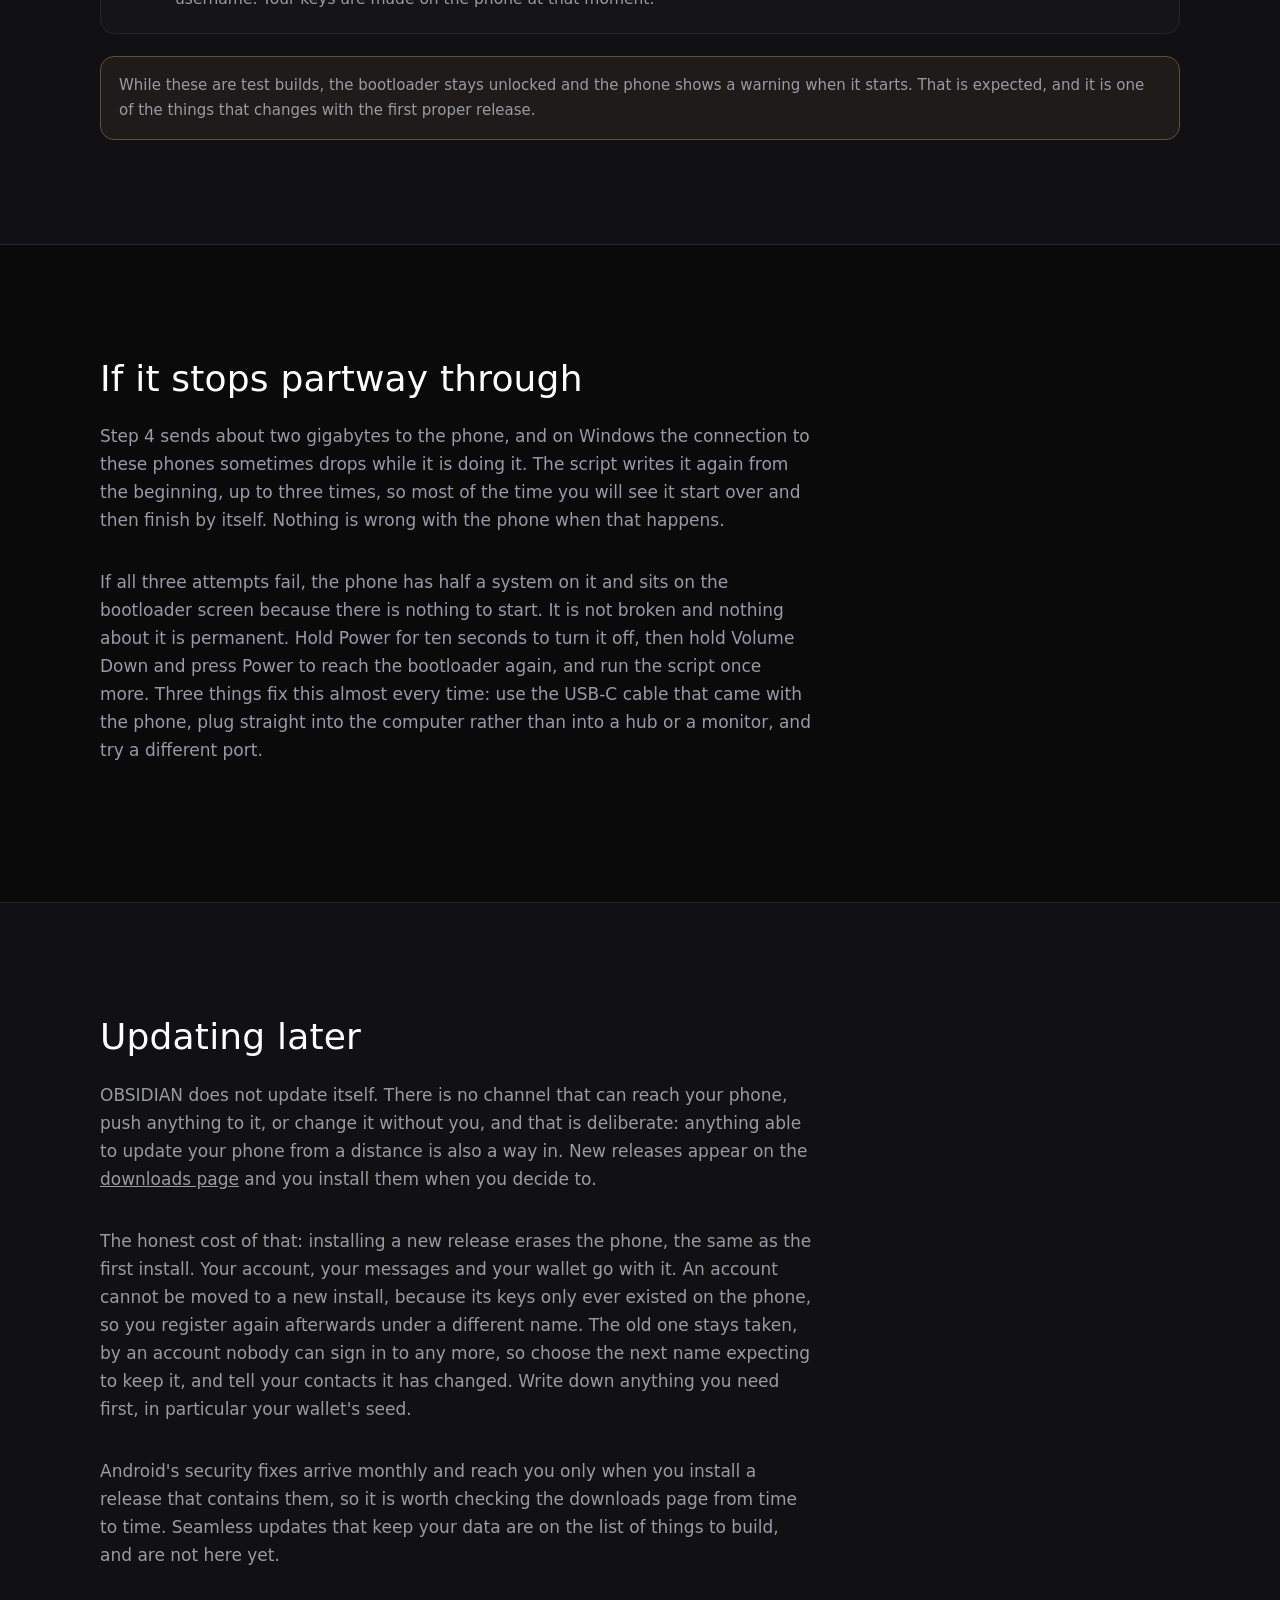
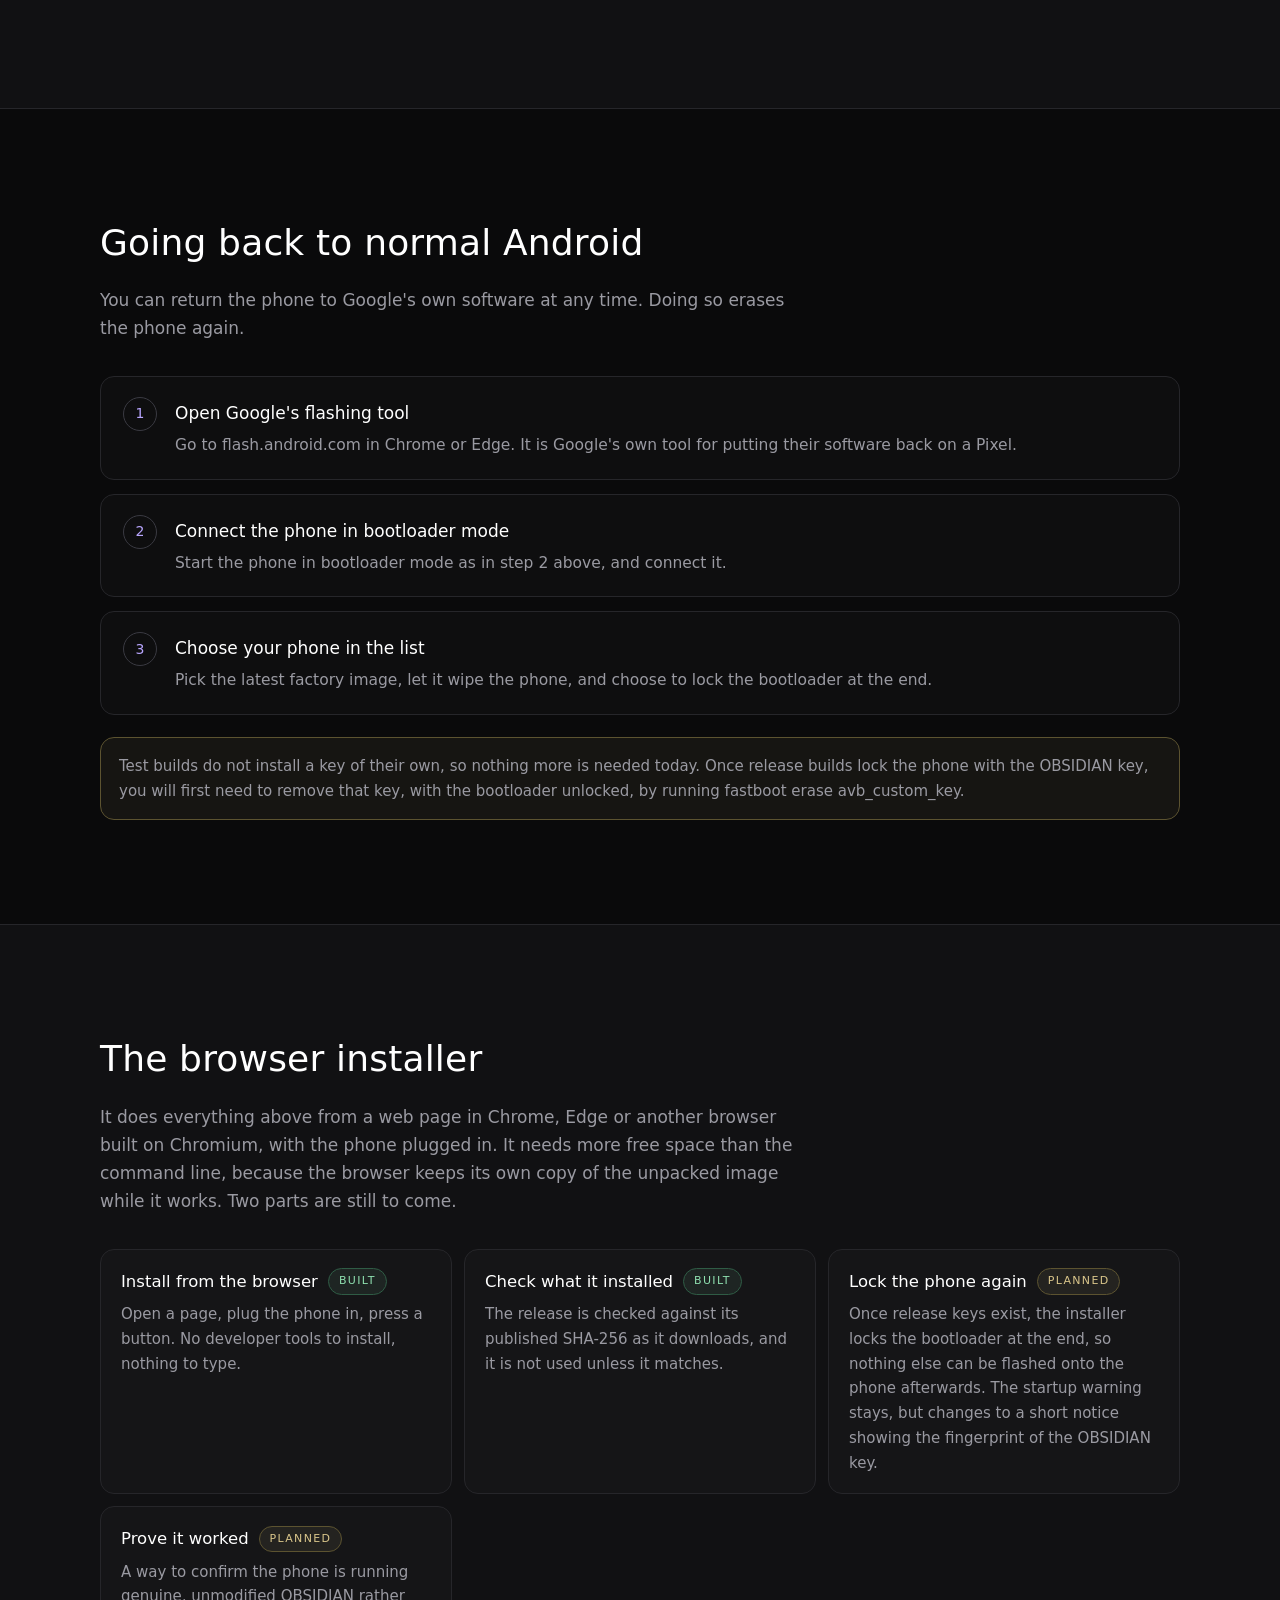
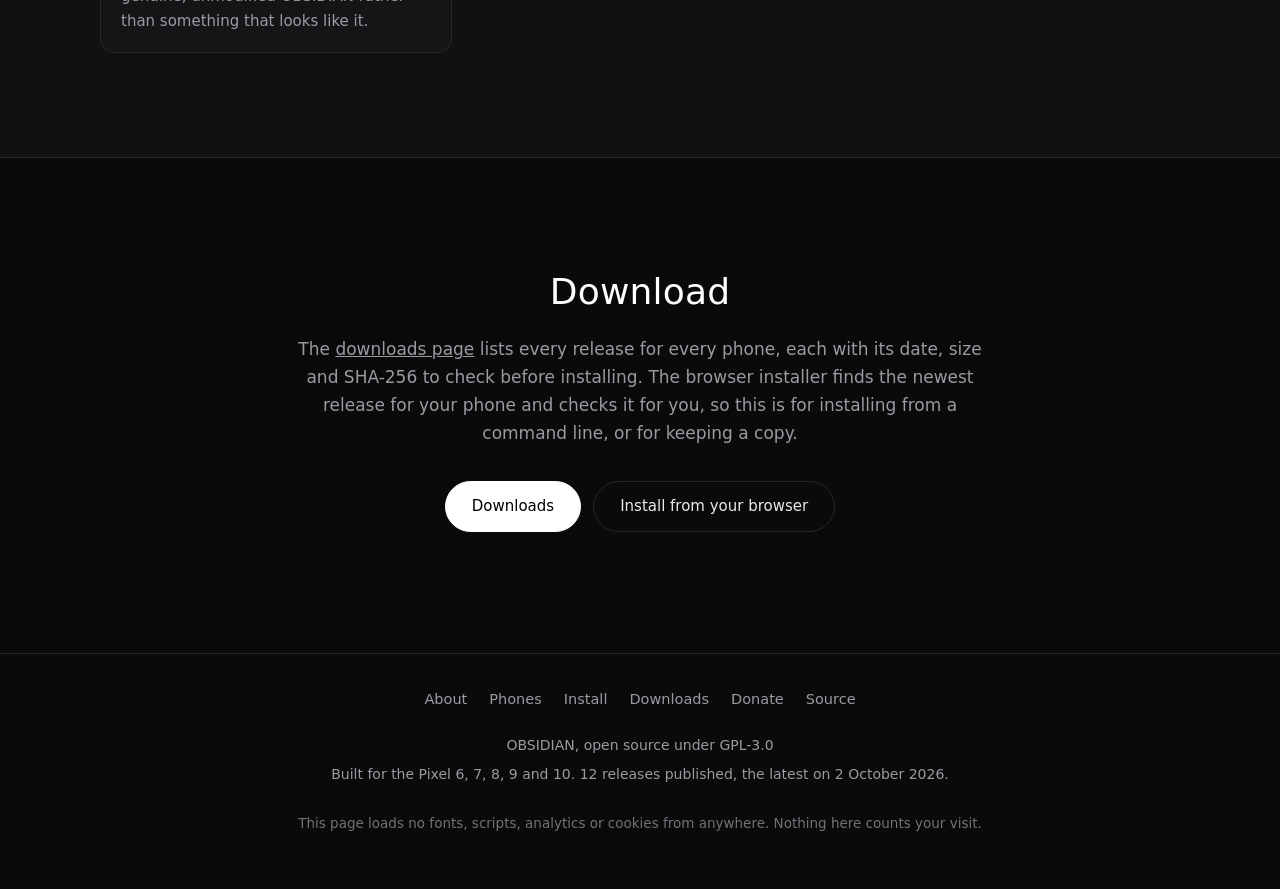
<file: docs/install.html>
<!DOCTYPE html>
<html lang="en">
<head>
<meta charset="utf-8">
<meta name="viewport" content="width=device-width, initial-scale=1">
<title>Install OBSIDIAN</title>
<meta name="description" content="How to install OBSIDIAN on a supported Google Pixel, what you need first, and how to go back to normal Android.">
<link rel="canonical" href="https://obsidianos.org/install.html">
<meta property="og:type" content="website">
<meta property="og:site_name" content="OBSIDIAN">
<meta property="og:url" content="https://obsidianos.org/install.html">
<meta property="og:title" content="Install OBSIDIAN">
<meta property="og:description" content="How to install OBSIDIAN on a supported Google Pixel, what you need first, and how to go back to normal Android.">
<meta property="og:image" content="https://obsidianos.org/share.png">
<meta property="og:image:width" content="1200">
<meta property="og:image:height" content="630">
<meta property="og:image:alt" content="The OBSIDIAN mark, a pale ellipse on black">
<meta name="twitter:card" content="summary_large_image">
<meta name="color-scheme" content="dark">
<link rel="stylesheet" href="style.css">
<link rel="icon" href="data:image/svg+xml,<svg xmlns='http://www.w3.org/2000/svg' viewBox='0 0 32 32'><rect width='32' height='32' fill='%23000'/><ellipse cx='16' cy='16' rx='8' ry='10' fill='none' stroke='%23d8d8d8' stroke-width='1.4'/></svg>">
</head>
<body>

<a class="skip" href="#main">Skip to content</a>

<header class="top">
  <a class="brand" href="index.html" aria-label="OBSIDIAN home">
    <svg class="mark" viewBox="0 0 32 32" aria-hidden="true"><ellipse cx="16" cy="16" rx="8" ry="10" fill="none" stroke="currentColor" stroke-width="1.4"/></svg>
    <span>OBSIDIAN</span>
  </a>
  <nav aria-label="Primary">
    <a href="about.html">About</a>
    <a href="index.html#phone">The phone</a>
    <a href="index.html#messaging">Messaging</a>
    <a href="index.html#transparency">Transparency</a>
    <a href="devices.html">Phones</a>
    <a href="install.html">Install</a>
    <a href="downloads.html">Downloads</a>
    <a href="donate.html">Donate</a>
    <a class="ghost" href="https://github.com/ObsidianOSx/ObsidianOS">Source</a>
  </nav>
</header>

<main id="main">

  <section class="hero compact">
    <p class="badge">Test builds, for evaluation only</p>
    <h1>Installing OBSIDIAN</h1>
    <p class="lede">
      Putting OBSIDIAN on a phone replaces the operating system it came with. Everything on the
      phone is erased in the process. It runs on the Google Pixel 6, 7, 8, 9 and 10. Read this page
      before starting.
    </p>
  </section>

  <section class="band">
    <h2>You put it on your own phone</h2>
    <p class="section-lede">
      OBSIDIAN does not come on a phone. You buy a supported Pixel and install it from your own computer.
      The easiest way is the browser installer: open it in Chrome, Edge or Brave, plug the phone in,
      and press each button in turn. The steps further down do the same thing from a command line.
      Either way it takes around half an hour, most of which is the phone working on its own.
    </p>
    <div class="cta">
      <a class="button" href="web-install.html">Open the browser installer</a>
    </div>
  </section>

  <section class="band alt">
    <h2>What you need</h2>
    <div class="cards three">
      <article class="card">
        <h3>A supported Pixel</h3>
        <p>Bought unlocked rather than from a mobile network, since network branded phones often block the unlocking this requires. <a href="devices.html">Check your phone</a> before you start.</p>
      </article>
      <article class="card">
        <h3>A computer and a cable</h3>
        <p>Windows, macOS or Linux, running on the computer itself rather than in a virtual machine, and the USB-C cable that came with the phone. Plug straight into the computer, not into a hub or a monitor.</p>
      </article>
      <article class="card">
        <h3>About 6 GB free</h3>
        <p>Room to download the 2 GB phone image and unpack it, and half an hour when you will not need the phone.</p>
      </article>
    </div>
  </section>

  <section class="band">
    <h2>Before you start</h2>
    <div class="matrix">
      <div class="item">
        <h3>Back up what you want to keep</h3>
        <p>Installing erases the phone completely. Photos, messages and accounts on it are gone for good, and cannot be recovered afterwards.</p>
      </div>
      <div class="item">
        <h3>Get Google's platform tools</h3>
        <p>The small tools that talk to the phone, fastboot and adb, come from Google as Android SDK Platform-Tools at developer.android.com/tools/releases/platform-tools. Unpack them somewhere easy to find.</p>
      </div>
      <div class="item">
        <h3>On Windows</h3>
        <p>Windows 10 and 11 already include a driver that works with these phones in bootloader mode. Older versions of Windows need Google's USB driver. If flashing stops when the phone shows its fastbootd screen, Windows has not attached a driver for that mode: in Device Manager, update the phone's driver to WinUsb Device, following <a href="web-install.html#windows-driver">the steps on the browser installer page</a>.</p>
      </div>
      <div class="item">
        <h3>On Linux</h3>
        <p>Linux needs permission to reach the phone over USB. On Debian and Ubuntu, install the package android-sdk-platform-tools-common, then unplug the phone and plug it back in.</p>
      </div>
      <div class="item">
        <h3>On macOS</h3>
        <p>Nothing extra is needed.</p>
      </div>
    </div>
  </section>

  <section class="band alt">
    <h2>The steps</h2>
    <ol class="steps">
      <li><span>1</span><div>
        <h3>Allow the phone to be unlocked</h3>
        <p>On the phone, open Settings, go to About phone, and tap Build number seven times. Go back to Settings, then System, then Developer options, and turn on OEM unlocking. The phone needs to be on Wi-Fi for this.</p>
      </div></li>
      <li><span>2</span><div>
        <h3>Start the phone in bootloader mode</h3>
        <p>Turn the phone off. Hold Volume Down and press Power until a screen with a start arrow appears. Connect it to the computer.</p>
      </div></li>
      <li><span>3</span><div>
        <h3>Unlock the bootloader</h3>
        <p>This is what allows a different operating system to be installed, and it erases the phone. Run this from the folder with the platform tools, then use the volume buttons on the phone to choose Unlock the bootloader and press Power to confirm.</p>
        <p class="code">fastboot flashing unlock</p>
      </div></li>
      <li><span>4</span><div>
        <h3>Flash OBSIDIAN</h3>
        <p>Unpack the release and run the flashing script for your computer. The phone restarts several times on its own. Do not unplug it.</p>
      </div></li>
      <li><span>5</span><div>
        <h3>First start</h3>
        <p>The first start takes a few minutes while the phone prepares its apps. Then set a screen PIN, open the chat app, and choose a username. Your keys are made on the phone at that moment.</p>
      </div></li>
    </ol>
    <p class="note">
      While these are test builds, the bootloader stays unlocked and the phone shows a warning when it
      starts. That is expected, and it is one of the things that changes with the first proper release.
    </p>
  </section>

  <section class="band">
    <h2>If it stops partway through</h2>
    <p class="section-lede">
      Step 4 sends about two gigabytes to the phone, and on Windows the connection to these phones
      sometimes drops while it is doing it. The script writes it again from the beginning, up to
      three times, so most of the time you will see it start over and then finish by itself. Nothing
      is wrong with the phone when that happens.
    </p>
    <p class="section-lede">
      If all three attempts fail, the phone has half a system on it and sits on the bootloader screen
      because there is nothing to start. It is not broken and nothing about it is permanent. Hold
      Power for ten seconds to turn it off, then hold Volume Down and press Power to reach the
      bootloader again, and run the script once more. Three things fix this almost every time: use
      the USB-C cable that came with the phone, plug straight into the computer rather than into a
      hub or a monitor, and try a different port.
    </p>
  </section>

  <section class="band alt">
    <h2>Updating later</h2>
    <p class="section-lede">
      OBSIDIAN does not update itself. There is no channel that can reach your phone, push anything
      to it, or change it without you, and that is deliberate: anything able to update your phone
      from a distance is also a way in. New releases appear on the
      <a href="downloads.html">downloads page</a> and you install them when you decide to.
    </p>
    <p class="section-lede">
      The honest cost of that: installing a new release erases the phone, the same as the first
      install. Your account, your messages and your wallet go with it. An account cannot be moved to
      a new install, because its keys only ever existed on the phone, so you register again afterwards
      under a different name. The old one stays taken, by an account nobody can sign in to any more, so
      choose the next name expecting to keep it, and tell your contacts it has changed. Write down
      anything you need first, in particular your wallet's seed.
    </p>
    <p class="section-lede">
      Android's security fixes arrive monthly and reach you only when you install a release that
      contains them, so it is worth checking the downloads page from time to time. Seamless updates
      that keep your data are on the list of things to build, and are not here yet.
    </p>
  </section>

  <section class="band">
    <h2>Going back to normal Android</h2>
    <p class="section-lede">
      You can return the phone to Google's own software at any time. Doing so erases the phone again.
    </p>
    <ol class="steps">
      <li><span>1</span><div>
        <h3>Open Google's flashing tool</h3>
        <p>Go to flash.android.com in Chrome or Edge. It is Google's own tool for putting their software back on a Pixel.</p>
      </div></li>
      <li><span>2</span><div>
        <h3>Connect the phone in bootloader mode</h3>
        <p>Start the phone in bootloader mode as in step 2 above, and connect it.</p>
      </div></li>
      <li><span>3</span><div>
        <h3>Choose your phone in the list</h3>
        <p>Pick the latest factory image, let it wipe the phone, and choose to lock the bootloader at the end.</p>
      </div></li>
    </ol>
    <p class="note">
      Test builds do not install a key of their own, so nothing more is needed today. Once release
      builds lock the phone with the OBSIDIAN key, you will first need to remove that key, with the
      bootloader unlocked, by running fastboot erase avb_custom_key.
    </p>
  </section>

  <section class="band alt">
    <h2>The browser installer</h2>
    <p class="section-lede">
      It does everything above from a web page in Chrome, Edge or another browser built on Chromium,
      with the phone plugged in. It needs more free space than the command line, because the browser
      keeps its own copy of the unpacked image while it works. Two parts are still to come.
    </p>
    <div class="matrix">
      <div class="item">
        <h3>Install from the browser <span class="chip now">Built</span></h3>
        <p>Open a page, plug the phone in, press a button. No developer tools to install, nothing to type.</p>
      </div>
      <div class="item">
        <h3>Check what it installed <span class="chip now">Built</span></h3>
        <p>The release is checked against its published SHA-256 as it downloads, and it is not used unless it matches.</p>
      </div>
      <div class="item">
        <h3>Lock the phone again <span class="chip next">Planned</span></h3>
        <p>Once release keys exist, the installer locks the bootloader at the end, so nothing else can be flashed onto the phone afterwards. The startup warning stays, but changes to a short notice showing the fingerprint of the OBSIDIAN key.</p>
      </div>
      <div class="item">
        <h3>Prove it worked <span class="chip next">Planned</span></h3>
        <p>A way to confirm the phone is running genuine, unmodified OBSIDIAN rather than something that looks like it.</p>
      </div>
    </div>
  </section>

  <section class="band closing">
    <h2>Download</h2>
      <p class="section-lede">
        The <a href="downloads.html">downloads page</a> lists every release for every phone, each with
        its date, size and SHA-256 to check before installing. The browser installer finds the newest
        release for your phone and checks it for you, so this is for installing from a command line,
        or for keeping a copy.
      </p>
      <p class="cta">
        <a class="button" href="downloads.html">Downloads</a>
        <a class="button quiet" href="web-install.html">Install from your browser</a>
      </p>
  </section>

</main>

<footer>
  <nav class="footnav" aria-label="Footer">
    <a href="about.html">About</a>
    <a href="devices.html">Phones</a>
    <a href="install.html">Install</a>
    <a href="downloads.html">Downloads</a>
    <a href="donate.html">Donate</a>
    <a href="https://github.com/ObsidianOSx/ObsidianOS">Source</a>
  </nav>
  <p>OBSIDIAN, open source under GPL-3.0</p>
  <!-- facts --><p class="facts">Built for the Pixel 6, 7, 8, 9 and 10. 12 releases published, the latest on 2 October 2026.</p><!-- /facts -->
  <p class="fineprint">This page loads no fonts, scripts, analytics or cookies from anywhere. Nothing here counts your visit.</p>
</footer>

</body>
</html>
</file>
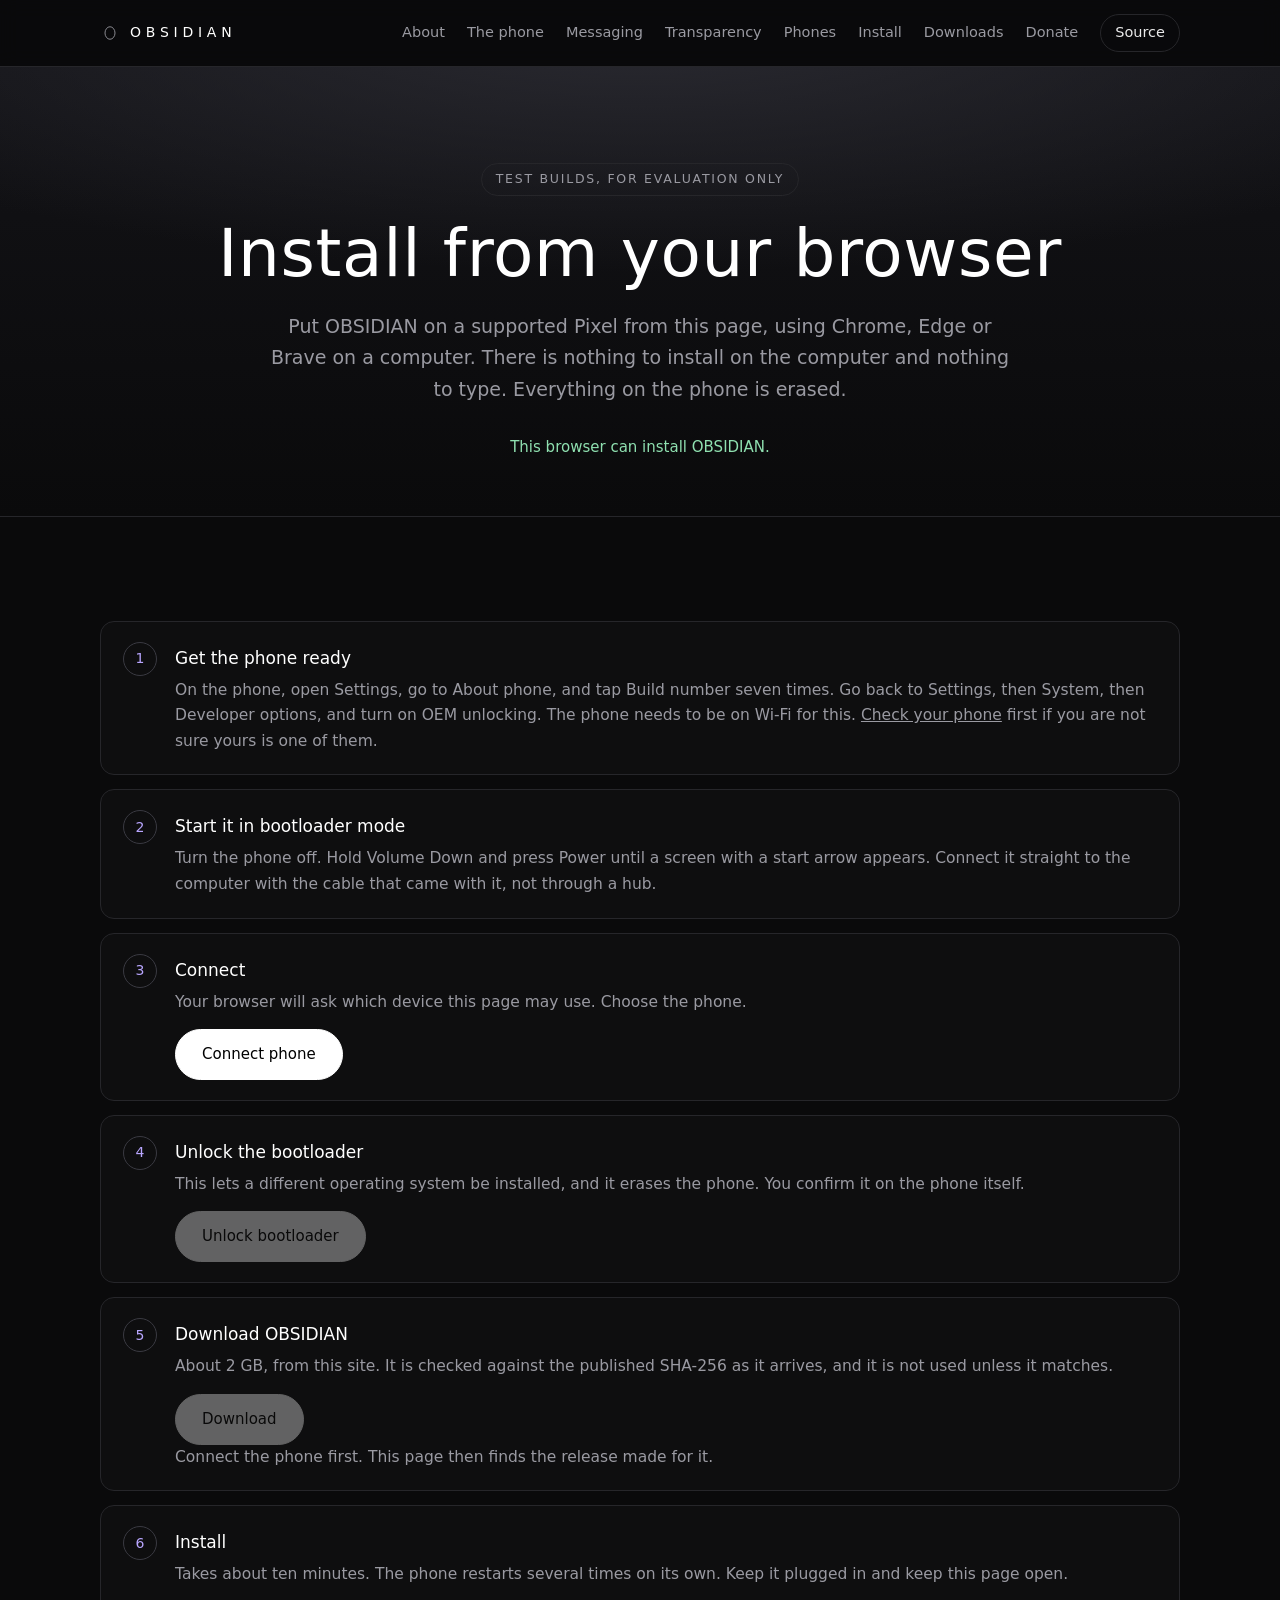
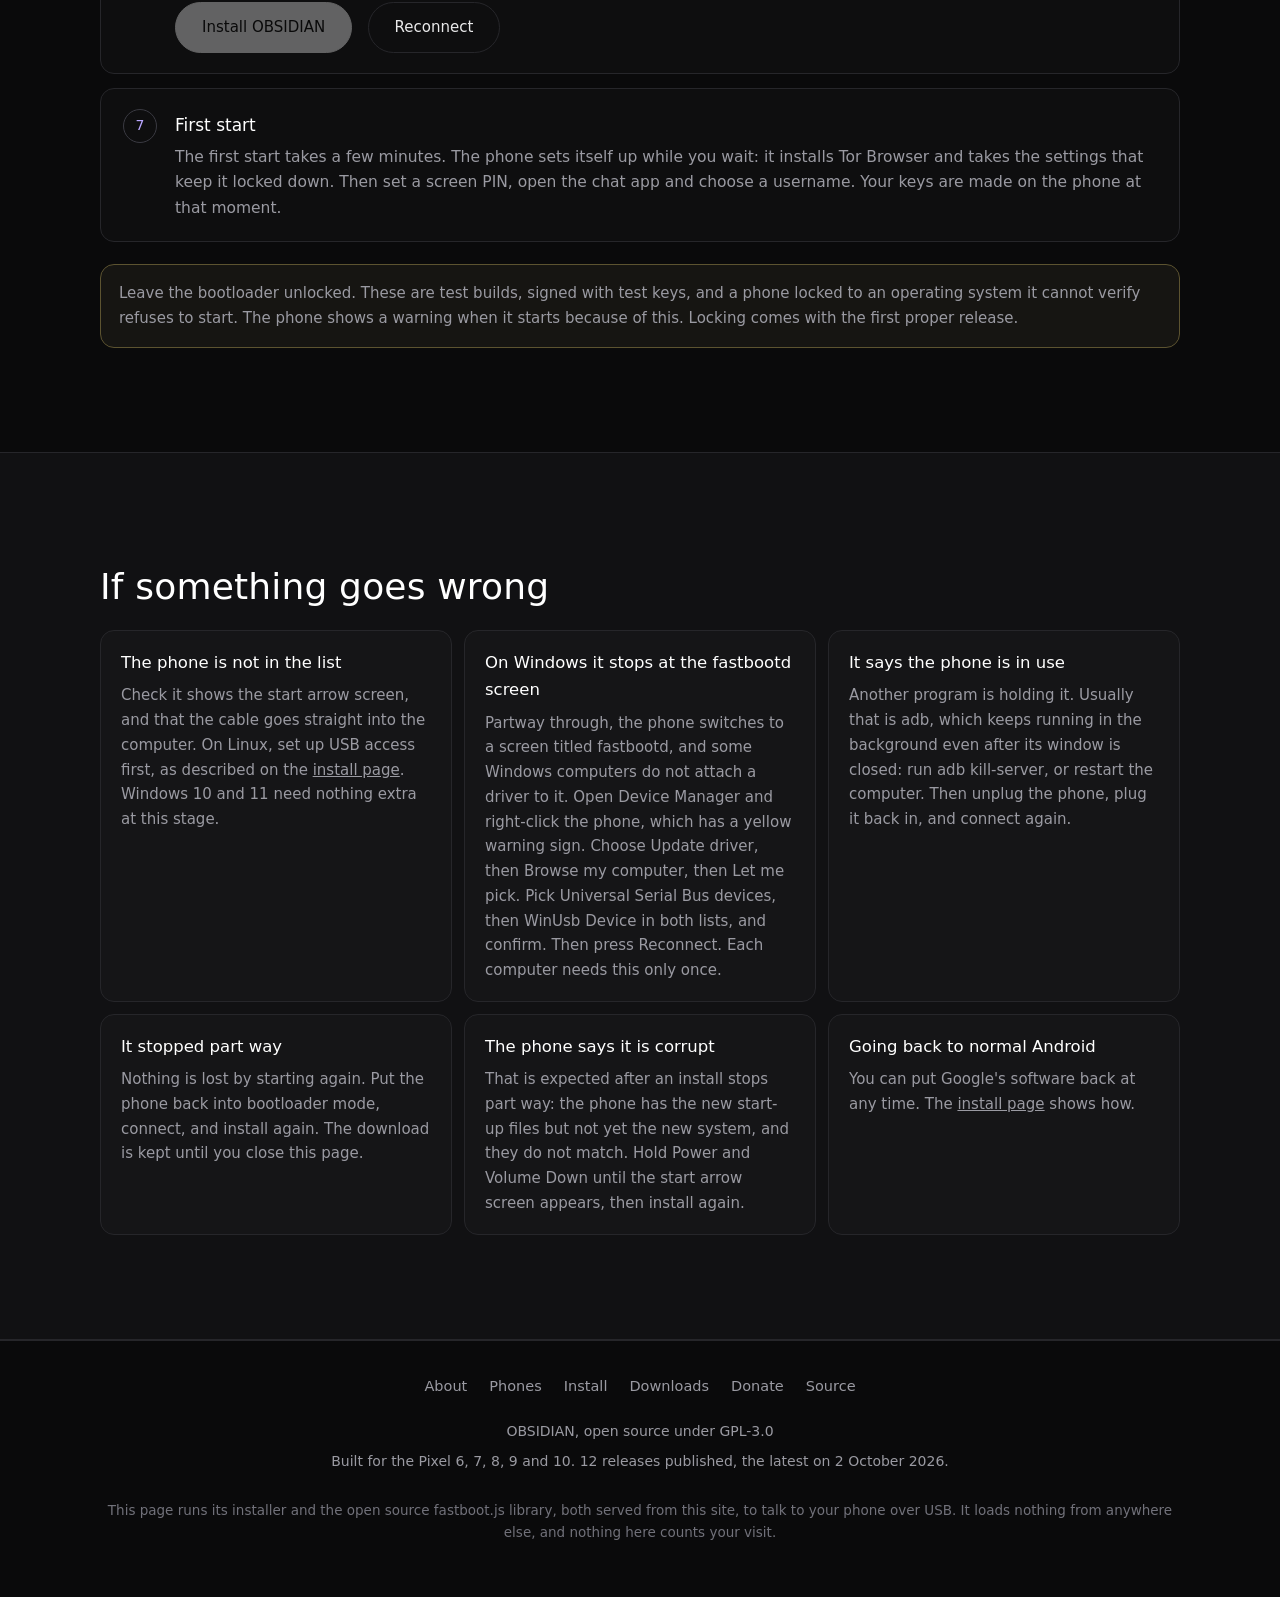
<file: docs/web-install.html>
<!DOCTYPE html>
<html lang="en">
<head>
<meta charset="utf-8">
<meta name="viewport" content="width=device-width, initial-scale=1">
<title>Install OBSIDIAN from your browser</title>
<meta name="description" content="Install OBSIDIAN on a supported Google Pixel straight from this page, with nothing to install on your computer.">
<link rel="canonical" href="https://obsidianos.org/web-install.html">
<meta property="og:type" content="website">
<meta property="og:site_name" content="OBSIDIAN">
<meta property="og:url" content="https://obsidianos.org/web-install.html">
<meta property="og:title" content="Install OBSIDIAN from your browser">
<meta property="og:description" content="Install OBSIDIAN on a supported Google Pixel straight from this page, with nothing to install on your computer.">
<meta property="og:image" content="https://obsidianos.org/share.png">
<meta property="og:image:width" content="1200">
<meta property="og:image:height" content="630">
<meta property="og:image:alt" content="The OBSIDIAN mark, a pale ellipse on black">
<meta name="twitter:card" content="summary_large_image">
<meta name="color-scheme" content="dark">
<link rel="stylesheet" href="style.css">
<link rel="icon" href="data:image/svg+xml,<svg xmlns='http://www.w3.org/2000/svg' viewBox='0 0 32 32'><rect width='32' height='32' fill='%23000'/><ellipse cx='16' cy='16' rx='8' ry='10' fill='none' stroke='%23d8d8d8' stroke-width='1.4'/></svg>">
<script type="module" src="js/web-install.mjs"></script>
</head>
<body>

<a class="skip" href="#main">Skip to content</a>

<header class="top">
  <a class="brand" href="index.html" aria-label="OBSIDIAN home">
    <svg class="mark" viewBox="0 0 32 32" aria-hidden="true"><ellipse cx="16" cy="16" rx="8" ry="10" fill="none" stroke="currentColor" stroke-width="1.4"/></svg>
    <span>OBSIDIAN</span>
  </a>
  <nav aria-label="Primary">
    <a href="about.html">About</a>
    <a href="index.html#phone">The phone</a>
    <a href="index.html#messaging">Messaging</a>
    <a href="index.html#transparency">Transparency</a>
    <a href="devices.html">Phones</a>
    <a href="install.html">Install</a>
    <a href="downloads.html">Downloads</a>
    <a href="donate.html">Donate</a>
    <a class="ghost" href="https://github.com/ObsidianOSx/ObsidianOS">Source</a>
  </nav>
</header>

<main id="main">

  <section class="hero compact">
    <p class="badge">Test builds, for evaluation only</p>
    <h1>Install from your browser</h1>
    <p class="lede">
      Put OBSIDIAN on a supported Pixel from this page, using Chrome, Edge or Brave on a computer. There is
      nothing to install on the computer and nothing to type. Everything on the phone is erased.
    </p>
    <p class="status" id="support" role="status">Checking this browser...</p>
    <noscript><p class="status" data-kind="bad">The installer needs JavaScript, because it talks to the phone from inside the browser. The rest of this site works without it.</p></noscript>
  </section>

  <section class="band">
    <ol class="steps installer">
      <li><span>1</span><div>
        <h3>Get the phone ready</h3>
        <p>On the phone, open Settings, go to About phone, and tap Build number seven times. Go back to Settings, then System, then Developer options, and turn on OEM unlocking. The phone needs to be on Wi-Fi for this. <a href="devices.html">Check your phone</a> first if you are not sure yours is one of them.</p>
      </div></li>
      <li><span>2</span><div>
        <h3>Start it in bootloader mode</h3>
        <p>Turn the phone off. Hold Volume Down and press Power until a screen with a start arrow appears. Connect it straight to the computer with the cable that came with it, not through a hub.</p>
      </div></li>
      <li><span>3</span><div>
        <h3>Connect</h3>
        <p>Your browser will ask which device this page may use. Choose the phone.</p>
        <button class="button" id="connect" type="button" disabled>Connect phone</button>
        <p class="status" id="connect-status" role="status"></p>
      </div></li>
      <li><span>4</span><div>
        <h3>Unlock the bootloader</h3>
        <p>This lets a different operating system be installed, and it erases the phone. You confirm it on the phone itself.</p>
        <button class="button" id="unlock" type="button" disabled>Unlock bootloader</button>
        <p class="status" id="unlock-status" role="status"></p>
      </div></li>
      <li><span>5</span><div>
        <h3>Download OBSIDIAN</h3>
        <p>About 2 GB, from this site. It is checked against the published SHA-256 as it arrives, and it is not used unless it matches.</p>
        <button class="button" id="download" type="button" disabled>Download</button>
        <progress id="download-bar" max="1" value="0" hidden></progress>
        <p class="status" id="download-status" role="status"></p>
      </div></li>
      <li><span>6</span><div>
        <h3>Install</h3>
        <p>Takes about ten minutes. The phone restarts several times on its own. Keep it plugged in and keep this page open.</p>
        <button class="button" id="install" type="button" disabled>Install OBSIDIAN</button>
        <button class="button quiet" id="reconnect" type="button" hidden>Reconnect</button>
        <progress id="install-bar" max="1" value="0" hidden></progress>
        <p class="status" id="install-status" role="status"></p>
      </div></li>
      <li><span>7</span><div>
        <h3>First start</h3>
        <p>The first start takes a few minutes. The phone sets itself up while you wait: it installs Tor Browser and takes the settings that keep it locked down. Then set a screen PIN, open the chat app and choose a username. Your keys are made on the phone at that moment.</p>
      </div></li>
    </ol>
    <p class="note">
      Leave the bootloader unlocked. These are test builds, signed with test keys, and a phone locked to
      an operating system it cannot verify refuses to start. The phone shows a warning when it starts
      because of this. Locking comes with the first proper release.
    </p>
  </section>

  <section class="band alt">
    <h2>If something goes wrong</h2>
    <div class="matrix">
      <div class="item">
        <h3>The phone is not in the list</h3>
        <p>Check it shows the start arrow screen, and that the cable goes straight into the computer. On Linux, set up USB access first, as described on the <a href="install.html">install page</a>. Windows 10 and 11 need nothing extra at this stage.</p>
      </div>
      <div class="item">
        <h3 id="windows-driver">On Windows it stops at the fastbootd screen</h3>
        <p>Partway through, the phone switches to a screen titled fastbootd, and some Windows computers do not attach a driver to it. Open Device Manager and right-click the phone, which has a yellow warning sign. Choose Update driver, then Browse my computer, then Let me pick. Pick Universal Serial Bus devices, then WinUsb Device in both lists, and confirm. Then press Reconnect. Each computer needs this only once.</p>
      </div>
      <div class="item">
        <h3>It says the phone is in use</h3>
        <p>Another program is holding it. Usually that is adb, which keeps running in the background even after its window is closed: run adb kill-server, or restart the computer. Then unplug the phone, plug it back in, and connect again.</p>
      </div>
      <div class="item">
        <h3>It stopped part way</h3>
        <p>Nothing is lost by starting again. Put the phone back into bootloader mode, connect, and install again. The download is kept until you close this page.</p>
      </div>
      <div class="item">
        <h3>The phone says it is corrupt</h3>
        <p>That is expected after an install stops part way: the phone has the new start-up files but not yet the new system, and they do not match. Hold Power and Volume Down until the start arrow screen appears, then install again.</p>
      </div>
      <div class="item">
        <h3>Going back to normal Android</h3>
        <p>You can put Google's software back at any time. The <a href="install.html">install page</a> shows how.</p>
      </div>
    </div>
  </section>

</main>

<footer>
  <nav class="footnav" aria-label="Footer">
    <a href="about.html">About</a>
    <a href="devices.html">Phones</a>
    <a href="install.html">Install</a>
    <a href="downloads.html">Downloads</a>
    <a href="donate.html">Donate</a>
    <a href="https://github.com/ObsidianOSx/ObsidianOS">Source</a>
  </nav>
  <p>OBSIDIAN, open source under GPL-3.0</p>
  <!-- facts --><p class="facts">Built for the Pixel 6, 7, 8, 9 and 10. 12 releases published, the latest on 2 October 2026.</p><!-- /facts -->
  <p class="fineprint">This page runs its installer and the open source fastboot.js library, both served from this site, to talk to your phone over USB. It loads nothing from anywhere else, and nothing here counts your visit.</p>
</footer>

</body>
</html>
</file>
<file: docs/style.css>
/* OBSIDIAN: black glass, thin light type, no third-party resources of any kind. */

:root {
  --ink: #0a0a0b;
  --ink-2: #111113;
  --line: #26262a;
  --text: #e9e9ea;
  --muted: #9a9aa2;
  --bright: #ffffff;
  --accent: #b9a6ff;
  --danger: #ff8d8d;
  --radius: 14px;
  --wide: 1080px;
  --sans: ui-sans-serif, system-ui, -apple-system, "Segoe UI", Roboto, Helvetica, Arial, sans-serif;
}

* { box-sizing: border-box; }

html { scroll-behavior: smooth; }
@media (prefers-reduced-motion: reduce) { html { scroll-behavior: auto; } }

body {
  margin: 0;
  background: var(--ink);
  color: var(--text);
  font-family: var(--sans);
  font-size: 17px;
  line-height: 1.65;
  -webkit-font-smoothing: antialiased;
}

.skip {
  position: absolute; left: -9999px;
  background: var(--bright); color: #000; padding: 10px 16px; border-radius: 8px;
}
.skip:focus { left: 16px; top: 16px; z-index: 10; }

a { color: inherit; }

/* ---------- header ---------- */

.top {
  position: sticky; top: 0; z-index: 5;
  display: flex; align-items: center; justify-content: space-between; gap: 24px;
  padding: 14px max(16px, calc((100vw - var(--wide)) / 2));
  background: rgba(10, 10, 11, 0.82);
  backdrop-filter: blur(10px);
  border-bottom: 1px solid var(--line);
}
.brand {
  display: inline-flex; align-items: center; gap: 10px;
  text-decoration: none; letter-spacing: 0.34em; font-weight: 300; font-size: 14px;
  color: var(--bright); white-space: nowrap;
}
.mark { width: 20px; height: 20px; color: var(--muted); flex: none; }
.top nav { display: flex; align-items: center; gap: 22px; flex-wrap: wrap; justify-content: flex-end; }
.top nav a { color: var(--muted); text-decoration: none; font-size: 14.5px; }
.top nav a:hover, .top nav a:focus-visible { color: var(--bright); }
.top nav .ghost {
  border: 1px solid var(--line); border-radius: 999px; padding: 6px 14px; color: var(--text);
}
.top nav .ghost:hover { border-color: var(--muted); }

/* ---------- hero ---------- */

.hero {
  position: relative;
  padding: clamp(72px, 12vw, 150px) max(16px, calc((100vw - var(--wide)) / 2)) clamp(56px, 8vw, 104px);
  background:
    radial-gradient(120% 90% at 50% -10%, #2a2a31 0%, rgba(20,20,24,0) 62%),
    linear-gradient(180deg, #131317 0%, var(--ink) 100%);
  border-bottom: 1px solid var(--line);
  text-align: center;
}
.badge {
  display: inline-block; margin: 0 0 22px;
  border: 1px solid var(--line); border-radius: 999px;
  padding: 5px 14px; font-size: 12.5px; letter-spacing: 0.14em;
  text-transform: uppercase; color: var(--muted);
}
.hero h1 {
  margin: 0 0 22px;
  font-size: clamp(34px, 6.4vw, 66px);
  line-height: 1.08; font-weight: 200; letter-spacing: 0.01em; color: var(--bright);
}
.lede {
  max-width: 62ch; margin: 0 auto 30px; color: var(--muted); font-size: clamp(16px, 2vw, 19px);
}
.cta { display: flex; gap: 12px; justify-content: center; flex-wrap: wrap; }
.button {
  display: inline-block; text-decoration: none;
  background: var(--bright); color: #000;
  border: 1px solid var(--bright); border-radius: 999px;
  padding: 12px 26px; font-size: 15px;
}
.button:hover { background: #dcdcdc; border-color: #dcdcdc; }
.button.quiet { background: transparent; color: var(--text); border-color: var(--line); }
.button.quiet:hover { border-color: var(--muted); background: rgba(255,255,255,0.04); }
.fineprint { color: #71717a; font-size: 13.5px; margin: 26px 0 0; }

/* ---------- sections ---------- */

/* Stop anchor links landing underneath the sticky header */
section[id] { scroll-margin-top: 88px; }

.band { padding: clamp(56px, 9vw, 104px) max(16px, calc((100vw - var(--wide)) / 2)); }
.band.alt { background: var(--ink-2); border-block: 1px solid var(--line); }
.band h2 {
  margin: 0 0 14px; font-size: clamp(25px, 3.6vw, 36px);
  font-weight: 300; letter-spacing: 0.005em; color: var(--bright);
}
.section-lede { margin: 0 0 34px; color: var(--muted); max-width: 66ch; }

/* ---------- cards ---------- */

.cards { display: grid; gap: 16px; }
.cards.three { grid-template-columns: repeat(auto-fit, minmax(250px, 1fr)); }
.cards.two { grid-template-columns: repeat(auto-fit, minmax(290px, 1fr)); }
.card {
  border: 1px solid var(--line); border-radius: var(--radius);
  padding: 24px 22px; background: linear-gradient(180deg, rgba(255,255,255,0.028), rgba(255,255,255,0));
  transition: border-color .18s ease, transform .18s ease;
}
.card:hover { border-color: #3a3a42; transform: translateY(-2px); }
@media (prefers-reduced-motion: reduce) { .card:hover { transform: none; } }
.card h3 { margin: 0 0 8px; font-size: 18px; font-weight: 500; color: var(--bright); }
.card p { margin: 0; color: var(--muted); font-size: 15.5px; }

/* ---------- removed-features list ---------- */

.strike {
  list-style: none; margin: 30px 0 0; padding: 0;
  display: flex; flex-wrap: wrap; gap: 10px;
}
.strike li {
  border: 1px dashed #34343b; border-radius: 999px;
  padding: 7px 16px; color: #8a8a93; font-size: 14px;
}

/* ---------- steps ---------- */

.steps { list-style: none; counter-reset: s; margin: 0; padding: 0; display: grid; gap: 14px; }
.steps li {
  display: flex; gap: 18px; align-items: flex-start;
  border: 1px solid var(--line); border-radius: var(--radius); padding: 20px 22px;
  background: rgba(255,255,255,0.015);
}
.steps li > span {
  flex: none; width: 34px; height: 34px; border-radius: 50%;
  border: 1px solid #3a3a42; display: grid; place-items: center;
  font-size: 14px; color: var(--accent);
}
.steps h3 { margin: 2px 0 6px; font-size: 17px; font-weight: 500; color: var(--bright); }
.steps p { margin: 0; color: var(--muted); font-size: 15.5px; }

/* ---------- screenshots ---------- */

.shots { display: grid; gap: 22px; grid-template-columns: repeat(auto-fit, minmax(190px, 1fr)); }
.shots figure { margin: 0; text-align: center; }
.shots img {
  width: 100%; height: auto; display: block;
  border: 1px solid var(--line); border-radius: 18px; background: #000;
}
.shots figcaption { margin-top: 10px; color: var(--muted); font-size: 13.5px; }

/* ---------- ledger ---------- */

.ledger { display: grid; gap: 16px; grid-template-columns: repeat(auto-fit, minmax(290px, 1fr)); }
.ledger > div { border: 1px solid var(--line); border-radius: var(--radius); padding: 24px 22px; }
.ledger h3 { margin: 0 0 12px; font-size: 17px; font-weight: 500; }
.ledger ul { margin: 0; padding-left: 18px; color: var(--muted); }
.ledger li { margin: 7px 0; font-size: 15.5px; }
.cannot { background: linear-gradient(180deg, rgba(185,166,255,0.07), rgba(255,255,255,0)); }
.cannot h3 { color: var(--accent); }
.can { background: linear-gradient(180deg, rgba(255,141,141,0.06), rgba(255,255,255,0)); }
.can h3 { color: var(--danger); }

/* ---------- questions ---------- */

.qa { display: grid; gap: 10px; }
details {
  border: 1px solid var(--line); border-radius: var(--radius);
  padding: 16px 20px; background: rgba(255,255,255,0.015);
}
details[open] { border-color: #3a3a42; }
summary { cursor: pointer; font-size: 16.5px; color: var(--bright); }
summary::marker { color: var(--muted); }
details p { margin: 12px 0 0; color: var(--muted); font-size: 15.5px; }

/* ---------- closing + footer ---------- */

.closing { text-align: center; }
.closing .section-lede { margin-inline: auto; }
footer {
  border-top: 1px solid var(--line);
  padding: 34px max(16px, calc((100vw - var(--wide)) / 2)) 54px;
  text-align: center; color: var(--muted);
}
footer p { margin: 0 0 6px; font-size: 14px; }
/* Every page is long enough that someone who reads to the end is a scroll away from the menu at
   the top. This puts it back within reach, and it is what lets the header stay short on a phone. */
footer .footnav {
  display: flex; flex-wrap: wrap; justify-content: center; gap: 10px 22px; margin: 0 0 22px;
}
footer .footnav a { color: var(--muted); text-decoration: none; font-size: 14.5px; }
footer .footnav a:hover, footer .footnav a:focus-visible { color: var(--bright); }

@media (max-width: 640px) {
  .top { flex-direction: column; align-items: flex-start; gap: 8px; padding-top: 11px; padding-bottom: 11px; }
  .top nav { justify-content: flex-start; gap: 15px; row-gap: 10px; }
  .top nav a { font-size: 14px; }
  /* Nine links wrapped onto two rows and took a third of the first screen before any content
     appeared. On a phone the header keeps only what someone arriving is likely to want next;
     the rest of the menu is in the footer, on every page, which is where it belongs anyway.
     The three section links are left out entirely because they point at parts of the home page
     that a phone reaches by scrolling. */
  .top nav a[href*="#phone"],
  .top nav a[href*="#messaging"],
  .top nav a[href*="#transparency"],
  .top nav a[href="about.html"],
  .top nav a[href="devices.html"],
  .top nav a[href="donate.html"] { display: none; }
  .steps li { flex-direction: column; gap: 10px; }
}

/* ---------- transparency matrix ---------- */

.matrix { display: grid; gap: 12px; grid-template-columns: repeat(auto-fit, minmax(300px, 1fr)); }
.matrix .item {
  border: 1px solid var(--line); border-radius: var(--radius);
  padding: 18px 20px; background: rgba(255,255,255,0.015);
}
.matrix h3 {
  margin: 0 0 7px; font-size: 16.5px; font-weight: 500; color: var(--bright);
  display: flex; align-items: center; gap: 10px; flex-wrap: wrap;
}
.matrix p { margin: 0; color: var(--muted); font-size: 15px; }
.chip {
  font-size: 11px; letter-spacing: 0.12em; text-transform: uppercase;
  border-radius: 999px; padding: 3px 10px; border: 1px solid; white-space: nowrap; font-weight: 400;
}
.chip.now { color: #8fe0b0; border-color: #2f5c45; background: rgba(143,224,176,0.08); }
.chip.next { color: #d9c58a; border-color: #5c5330; background: rgba(217,197,138,0.08); }

/* ---------- install page ---------- */

.hero.compact { padding-block: clamp(56px, 8vw, 96px) clamp(36px, 5vw, 56px); }
.code {
  font-family: ui-monospace, SFMono-Regular, Menlo, Consolas, monospace;
  font-size: 14.5px; color: var(--text);
  background: #08080a; border: 1px solid var(--line); border-radius: 10px;
  padding: 10px 14px; margin: 10px 0 0; overflow-x: auto;
}
.note {
  margin: 22px 0 0; padding: 16px 18px; color: var(--muted); font-size: 15px;
  border: 1px solid #5c5330; border-radius: var(--radius); background: rgba(217,197,138,0.06);
}

/* Donations. The QR stays dark on light whatever the theme: many wallet scanners cannot read an inverted code. */
.qr {
  display: block; width: 220px; height: 220px; margin: 24px auto 0;
  border-radius: 12px; background: #fff; image-rendering: pixelated;
}
/* A 95 character address has no spaces, so let it wrap rather than scroll, and select it whole in one tap. */
.address {
  word-break: break-all; user-select: all; overflow-x: visible;
  text-align: left; max-width: 640px; margin-inline: auto;
}
/* The warning under the address keeps the address's width but wraps like ordinary text. */
.closing .note { max-width: 640px; margin-inline: auto; text-align: left; }

/* Browser installer. Real buttons need their own font and cursor, and a disabled look that reads as "not yet". */
button.button { font: inherit; font-size: 15px; cursor: pointer; }
button.button:disabled { opacity: 0.35; cursor: not-allowed; }
button.button:disabled:hover { background: var(--bright); border-color: var(--bright); }
button.button.quiet:disabled:hover { background: transparent; border-color: var(--line); }
.installer .button { margin: 14px 10px 0 0; }
.status { margin: 12px 0 0; font-size: 15px; color: var(--muted); }
.status:empty { display: none; }
.status[data-kind="ok"] { color: #8fe0b0; }
.status[data-kind="warn"] { color: #d9c58a; }
.status[data-kind="bad"] { color: var(--danger); }
.hero .status { margin-top: 22px; }
.installer progress {
  display: block; width: 100%; max-width: 480px; height: 6px; margin: 14px 0 0;
  appearance: none; border: 0; border-radius: 999px; background: var(--line); overflow: hidden;
}
.installer progress[hidden] { display: none; }
.installer progress::-webkit-progress-bar { background: var(--line); border-radius: 999px; }
.installer progress::-webkit-progress-value { background: var(--accent); border-radius: 999px; }
.installer progress::-moz-progress-bar { background: var(--accent); border-radius: 999px; }

/* Downloads. A release is a name, a date, a size and a checksum, so the checksum has to be readable
   in full: it wraps rather than scrolls, and selects whole in one tap for pasting into a terminal. */
.card .meta { margin: 0 0 10px; color: var(--muted); font-size: 14.5px; }
.card .sha { word-break: break-all; user-select: all; font-size: 13px; line-height: 1.5; }
.card .row { display: flex; flex-wrap: wrap; gap: 10px; margin: 14px 0 0; }
.card .row .button { padding: 9px 18px; font-size: 14.5px; }

/* ---------- home page: the phone at the top ---------- */

/* Headline on one side, the phone on the other, stacking to one column on a narrow screen. */
.hero.split {
  display: grid; align-items: center; text-align: left;
  gap: clamp(28px, 5vw, 64px);
  grid-template-columns: minmax(0, 1.05fr) minmax(0, 0.95fr);
  padding-block: clamp(48px, 7vw, 104px);
}
.hero.split .lede { max-width: 54ch; margin-inline: 0; }
.hero.split .fineprint { max-width: 56ch; }
.hero.split .cta { justify-content: flex-start; }
.hero-device, .pair-device { display: flex; justify-content: center; }

/* The phone is drawn rather than photographed: nothing extra to download, sharp at any size. */
.device {
  position: relative; width: 100%; max-width: 300px; aspect-ratio: 9 / 20;
  padding: 9px; border-radius: 42px;
  background: linear-gradient(155deg, #3d3d47 0%, #17171b 44%, #0c0c0f 100%);
  box-shadow: 0 34px 90px rgba(0, 0, 0, 0.75), inset 0 0 0 1px #34343d;
}
.device img {
  width: 100%; height: 100%; display: block; object-fit: cover;
  border: 0; border-radius: 34px; background: #000;
}
/* A single sheen across the glass, and nothing that could swallow a tap. */
.device::after {
  content: ""; position: absolute; inset: 9px; border-radius: 34px; pointer-events: none;
  background: linear-gradient(202deg, rgba(255,255,255,0.10), rgba(255,255,255,0) 38%);
}
.hero-device .device { filter: drop-shadow(0 0 70px rgba(185, 166, 255, 0.16)); }
.device.small { max-width: 236px; }
.shots .device { margin-inline: auto; max-width: 260px; }

/* The band of things that are not on the phone, held to one line of its own. */
.strip {
  padding: 16px max(16px, calc((100vw - var(--wide)) / 2));
  background: var(--ink-2); border-bottom: 1px solid var(--line);
}
.strip .strike { margin: 0; justify-content: center; }

/* Text beside a phone, for a section that benefits from showing the thing it describes. */
.pair {
  display: grid; align-items: center;
  gap: clamp(24px, 4vw, 56px);
  grid-template-columns: minmax(0, 1.2fr) minmax(0, 0.8fr);
}
.pair h2, .pair .section-lede { margin-top: 0; }
.steps.tight li { padding: 13px 16px; }
.steps.tight p { font-size: 15px; }

/* Where each promise stands: the state first, so the column can be read on its own. */
.checklist { list-style: none; margin: 0; padding: 0; display: grid; gap: 10px; }
.checklist li {
  display: flex; gap: 14px; align-items: flex-start;
  border: 1px solid var(--line); border-radius: var(--radius);
  padding: 15px 18px; background: rgba(255, 255, 255, 0.015);
}
.checklist .chip { flex: none; margin-top: 3px; }
.checklist h3 { margin: 0 0 4px; font-size: 16.5px; font-weight: 500; color: var(--bright); }
.checklist p { margin: 0; color: var(--muted); font-size: 15px; }

@media (max-width: 900px) {
  .hero.split, .pair { grid-template-columns: 1fr; }
  .hero.split { text-align: center; }
  .hero.split .lede, .hero.split .fineprint { margin-inline: auto; }
  .hero.split .cta { justify-content: center; }
  .checklist li { flex-direction: column; gap: 8px; }
}
/* A build anyone can install that has not yet been run on that phone in the real world. */
.chip.trial { color: #b9a6ff; border-color: #4a3f77; background: rgba(185, 166, 255, 0.10); }

/* A call to action inside a section follows the text it belongs to. Only the centred closing
   sections and the hero put their buttons in the middle. */
.band .cta { justify-content: flex-start; }
.band.closing .cta { justify-content: center; }
footer .facts { color: var(--muted); }
</file>
